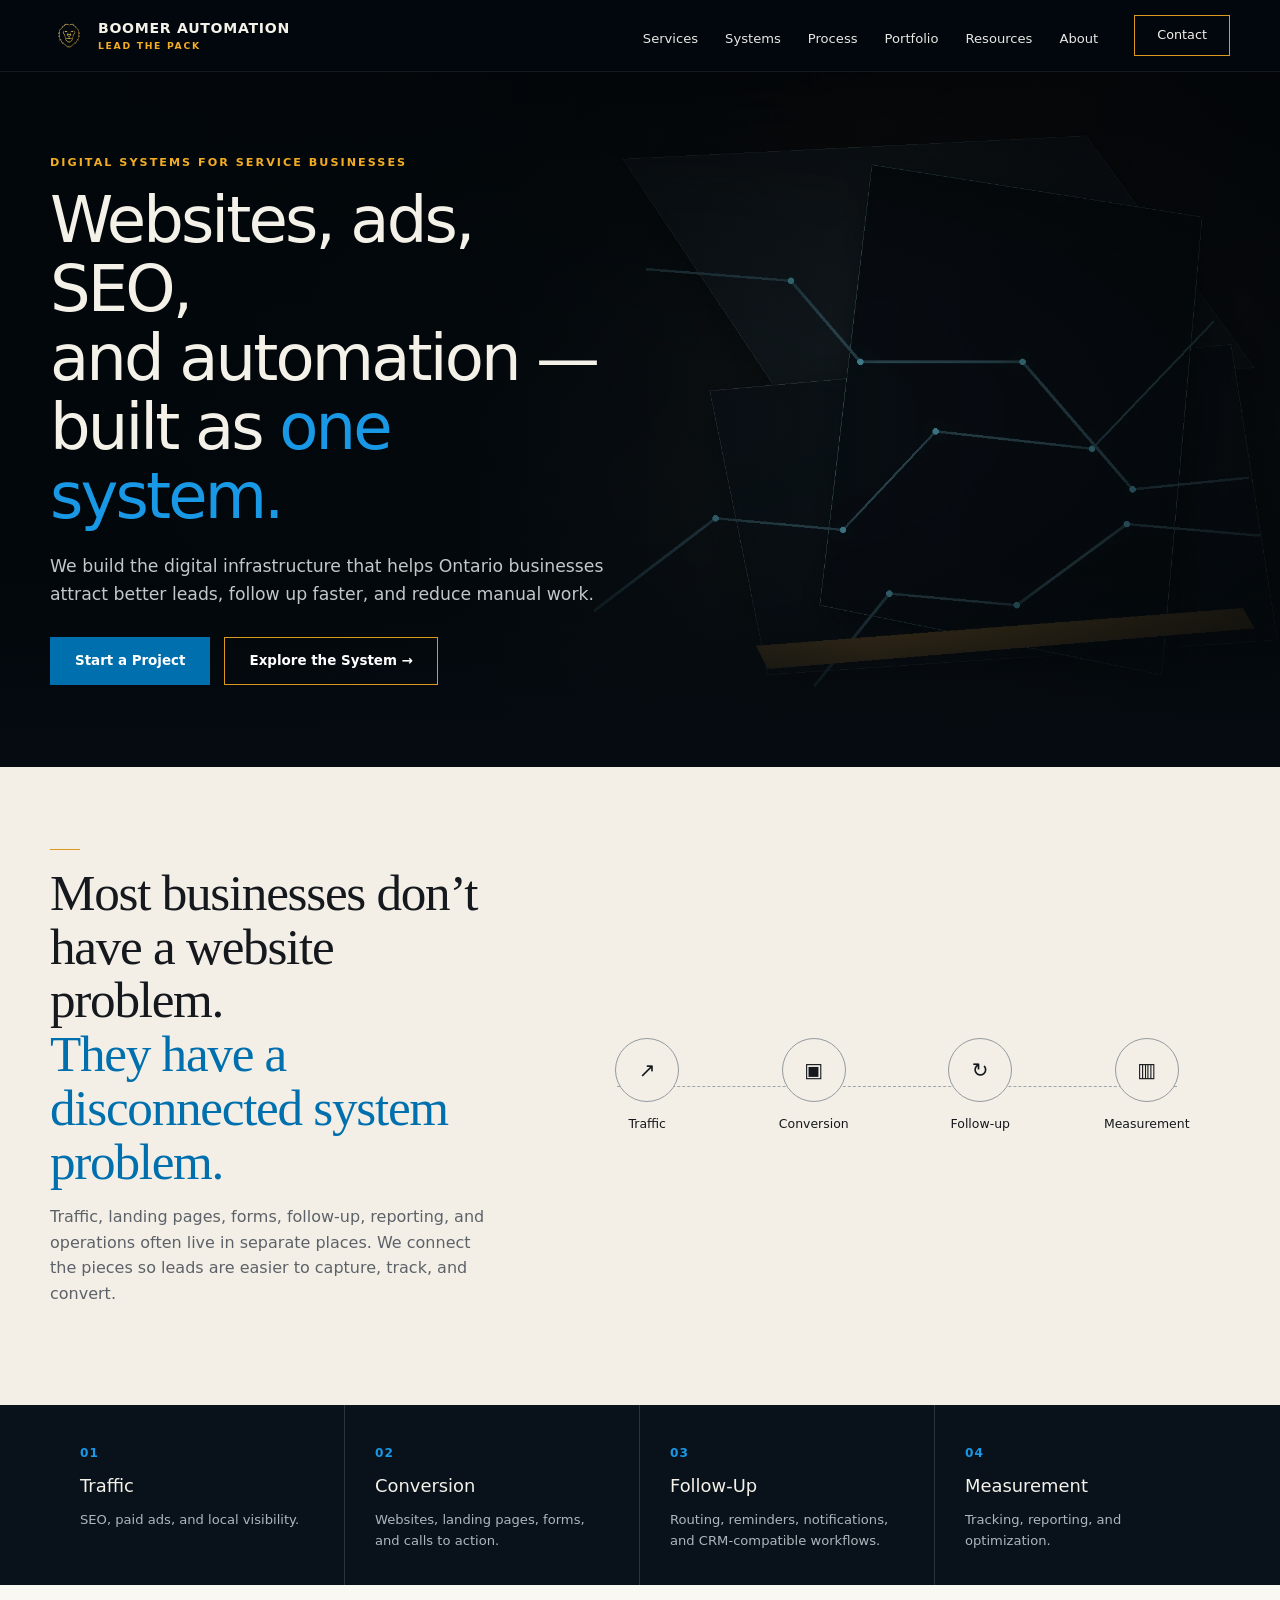
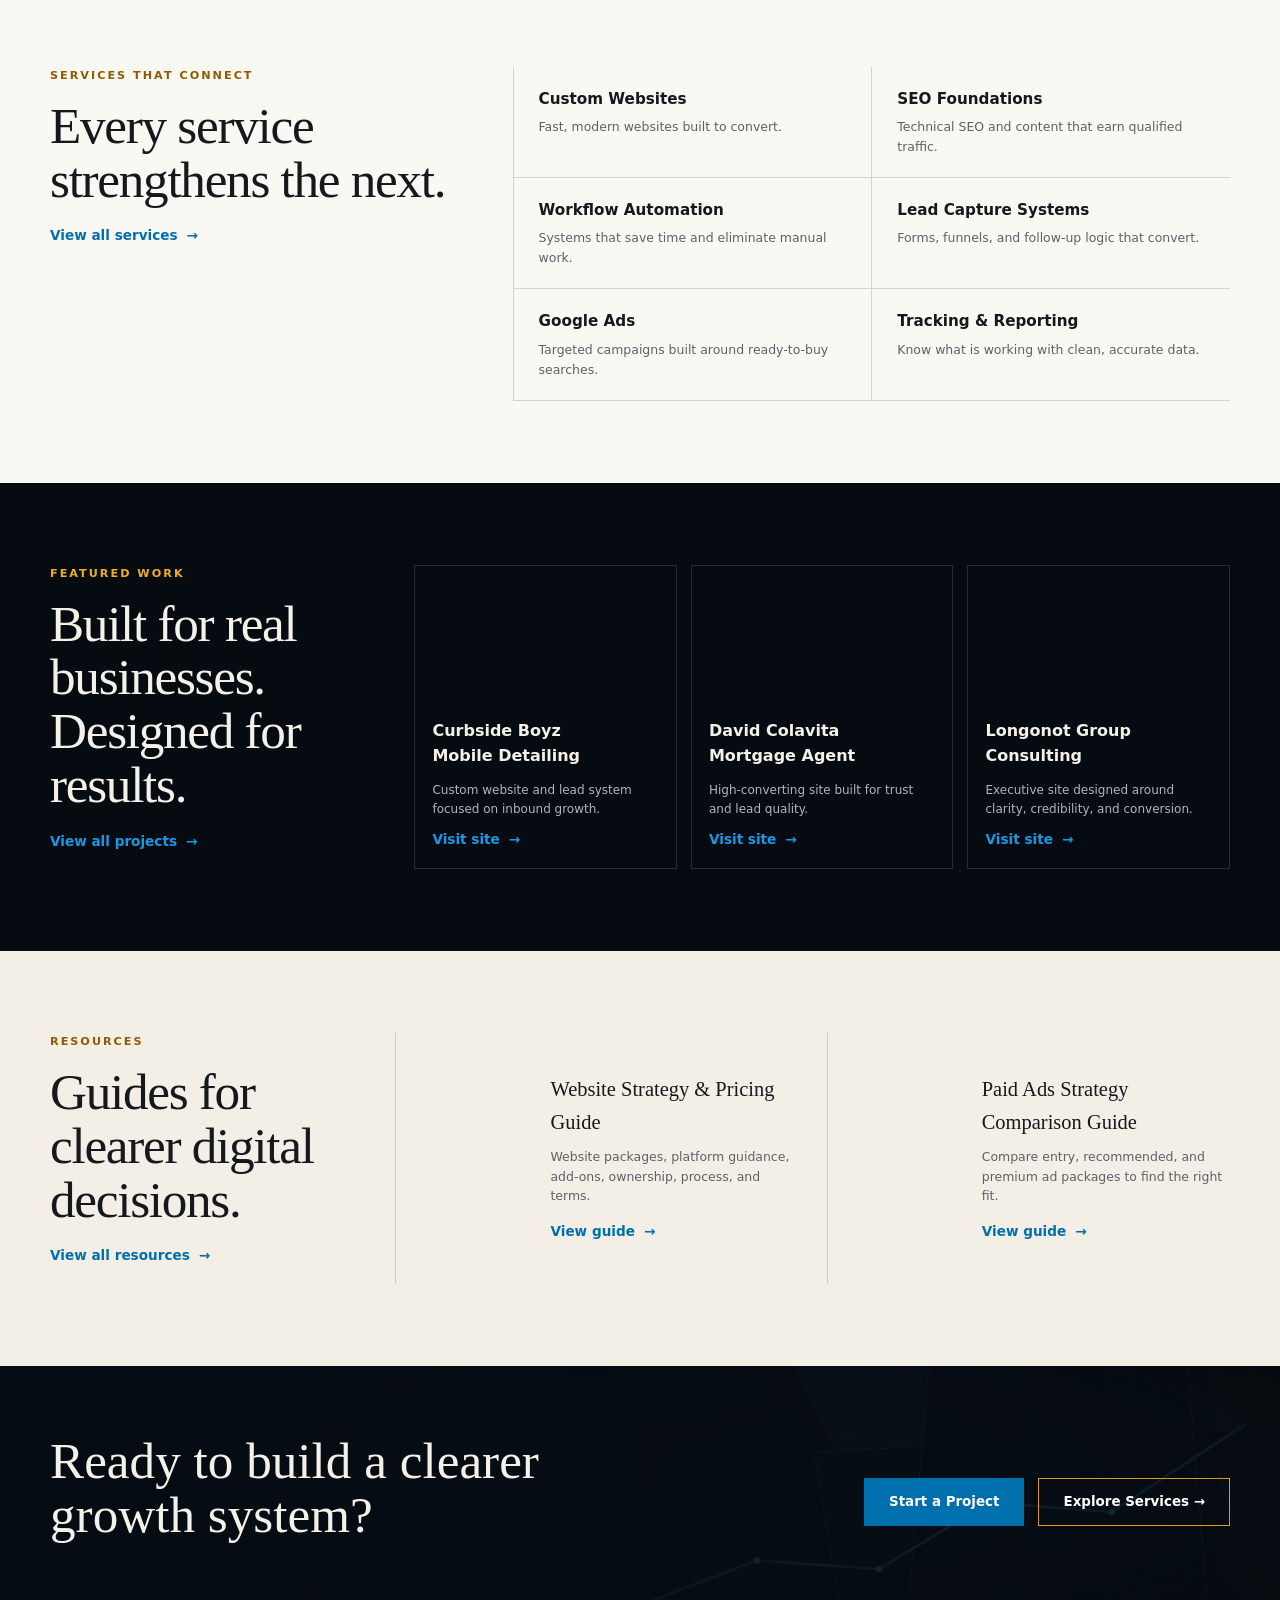
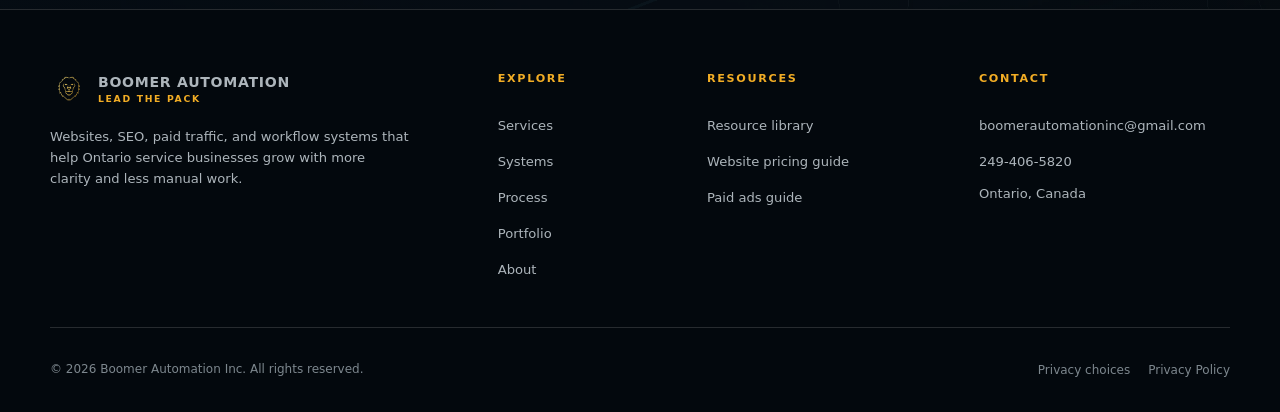
<file: index.html>
<!DOCTYPE html>

<html lang="en-CA"><head>
<meta charset="utf-8"/>
<meta content="width=device-width, initial-scale=1" name="viewport"/>
<meta content="telephone=yes" name="format-detection"/>
<meta content="dark light" name="color-scheme"/>
<title>Boomer Automation Inc. | Websites, SEO, Ads &amp; Automation</title>
<meta content="Boomer Automation builds custom websites, SEO, Google Ads, lead capture, tracking, and workflow systems for Ontario service businesses." name="description"/>
<meta content="Boomer Automation Inc." name="author"/>
<meta content="Boomer Automation" name="application-name"/>
<meta content="Boomer Automation" name="apple-mobile-web-app-title"/>
<meta content="index, follow, max-image-preview:large, max-snippet:-1, max-video-preview:-1" name="robots"/>
<meta content="index, follow, max-image-preview:large, max-snippet:-1, max-video-preview:-1" name="googlebot"/>
<meta content="#040a10" name="theme-color"/>
<link href="https://boomerautomation.com/" rel="canonical"/>
<link href="https://boomerautomation.com/" hreflang="en-CA" rel="alternate"/>
<link href="https://boomerautomation.com/" hreflang="x-default" rel="alternate"/>
<meta content="CA-ON" name="geo.region"/>
<meta content="Ontario, Canada" name="geo.placename"/>
<meta content="website" property="og:type"/>
<meta content="Boomer Automation Inc." property="og:site_name"/>
<meta content="en_CA" property="og:locale"/>
<meta content="https://boomerautomation.com/" property="og:url"/>
<meta content="Boomer Automation Inc. | Websites, SEO, Ads &amp; Automation" property="og:title"/>
<meta content="Boomer Automation builds custom websites, SEO, Google Ads, lead capture, tracking, and workflow systems for Ontario service businesses." property="og:description"/>
<meta content="https://boomerautomation.com/assets/images/social/boomer-automation-og.jpg" property="og:image"/>
<meta content="https://boomerautomation.com/assets/images/social/boomer-automation-og.jpg" property="og:image:secure_url"/>
<meta content="image/jpeg" property="og:image:type"/>
<meta content="1200" property="og:image:width"/>
<meta content="630" property="og:image:height"/>
<meta content="Boomer Automation websites, SEO, paid advertising, and workflow systems" property="og:image:alt"/>
<meta content="summary_large_image" name="twitter:card"/>
<meta content="Boomer Automation Inc. | Websites, SEO, Ads &amp; Automation" name="twitter:title"/>
<meta content="Boomer Automation builds custom websites, SEO, Google Ads, lead capture, tracking, and workflow systems for Ontario service businesses." name="twitter:description"/>
<meta content="https://boomerautomation.com/assets/images/social/boomer-automation-x.jpg" name="twitter:image"/>
<meta content="Boomer Automation websites, SEO, paid advertising, and workflow systems" name="twitter:image:alt"/>
<link href="assets/icons/favicon.ico" rel="icon" sizes="any"/>
<link href="assets/icons/favicon-32.png" rel="icon" sizes="32x32" type="image/png"/>
<link href="assets/icons/favicon-48.png" rel="icon" sizes="48x48" type="image/png"/>
<link href="assets/icons/favicon-16.png" rel="icon" sizes="16x16" type="image/png"/>
<link href="assets/icons/apple-touch-icon.png" rel="apple-touch-icon"/>
<link href="site.webmanifest" rel="manifest"/>
<link as="image" fetchpriority="high" href="assets/images/banners/home-hero.v1.webp" rel="preload" type="image/webp"/>
<link href="assets/css/global.v4.css" rel="stylesheet"/>
<link href="assets/css/home.v4.css" rel="stylesheet"/>
<script type="application/ld+json">{"@context":"https://schema.org","@graph":[{"@type":"Organization","@id":"https://boomerautomation.com/#organization","name":"Boomer Automation Inc.","alternateName":"Boomer Automation","url":"https://boomerautomation.com/","logo":{"@id":"https://boomerautomation.com/#logo"},"image":{"@id":"https://boomerautomation.com/#logo"},"email":"boomerautomationinc@gmail.com","telephone":"+1-249-406-5820","contactPoint":{"@type":"ContactPoint","contactType":"sales and project inquiries","telephone":"+1-249-406-5820","email":"boomerautomationinc@gmail.com","areaServed":"CA-ON","availableLanguage":["English"]},"address":{"@type":"PostalAddress","addressRegion":"ON","addressCountry":"CA"},"areaServed":{"@type":"AdministrativeArea","name":"Ontario, Canada"},"knowsAbout":["Custom website development","WordPress websites","E-commerce websites","Search engine optimization","Google Ads","Lead capture systems","Workflow automation","Conversion tracking"]},{"@type":"WebSite","@id":"https://boomerautomation.com/#website","url":"https://boomerautomation.com/","name":"Boomer Automation","alternateName":"Boomer Automation Inc.","publisher":{"@id":"https://boomerautomation.com/#organization"},"inLanguage":"en-CA"},{"@type":"ImageObject","@id":"https://boomerautomation.com/#logo","url":"https://boomerautomation.com/assets/images/brand/boomer-automation-mark.png","contentUrl":"https://boomerautomation.com/assets/images/brand/boomer-automation-mark.png","width":128,"height":128,"caption":"Boomer Automation lion mark"},{"@type":"ImageObject","@id":"https://boomerautomation.com/#primaryimage","url":"https://boomerautomation.com/assets/images/banners/home-hero.v1.webp","contentUrl":"https://boomerautomation.com/assets/images/banners/home-hero.v1.webp","width":2400,"height":1200,"caption":"Boomer Automation digital systems workspace for websites, SEO, advertising, and automation"},{"@type":"WebPage","@id":"https://boomerautomation.com/#webpage","url":"https://boomerautomation.com/","name":"Boomer Automation Inc. | Websites, SEO, Ads & Automation","description":"Boomer Automation builds custom websites, SEO, Google Ads, lead capture, tracking, and workflow systems for Ontario service businesses.","inLanguage":"en-CA","isPartOf":{"@id":"https://boomerautomation.com/#website"},"about":{"@id":"https://boomerautomation.com/#organization"},"publisher":{"@id":"https://boomerautomation.com/#organization"},"primaryImageOfPage":{"@id":"https://boomerautomation.com/#primaryimage"},"image":{"@id":"https://boomerautomation.com/#primaryimage"},"dateModified":"2026-08-05","isAccessibleForFree":true}]}</script>
<script defer="" src="assets/js/site-shell.v2.js"></script>
<script defer="" src="assets/js/global.v3.js"></script>

</head>
<body data-page="home"><div id="siteHeaderMount"></div><main id="main-content" tabindex="-1"><section class="page-hero home-hero"><div class="shell"><div class="hero-content reveal"><p class="eyebrow">Digital systems for service businesses</p><h1 class="display-sans">Websites, ads, SEO,<br/>and automation —<br/>built as <em>one system.</em></h1><p class="hero-copy">We build the digital infrastructure that helps Ontario businesses attract better leads, follow up faster, and reduce manual work.</p><div class="hero-actions"><a class="button button-primary" href="/contact">Start a Project</a><a class="button button-secondary" href="#connected-system">Explore the System →</a></div></div></div></section>
<section class="section paper" id="connected-system"><div class="shell home-system-copy"><div class="reveal"><span class="kicker-line"></span><h2 class="section-title">Most businesses don’t have a website problem.<br/><span style="color:var(--cyan-ui)">They have a disconnected system problem.</span></h2><p class="muted">Traffic, landing pages, forms, follow-up, reporting, and operations often live in separate places. We connect the pieces so leads are easier to capture, track, and convert.</p></div><div aria-label="Connected path from traffic to measurement" class="system-line reveal"><div class="system-node"><span aria-hidden="true">↗</span>Traffic</div><div class="system-node"><span aria-hidden="true">▣</span>Conversion</div><div class="system-node"><span aria-hidden="true">↻</span>Follow-up</div><div class="system-node"><span aria-hidden="true">▥</span>Measurement</div></div></div></section>
<section class="dark-2"><div class="shell grid-4 flow-grid"><article class="reveal"><span class="number">01</span><h3>Traffic</h3><p>SEO, paid ads, and local visibility.</p></article><article class="reveal"><span class="number">02</span><h3>Conversion</h3><p>Websites, landing pages, forms, and calls to action.</p></article><article class="reveal"><span class="number">03</span><h3>Follow-Up</h3><p>Routing, reminders, notifications, and CRM-compatible workflows.</p></article><article class="reveal"><span class="number">04</span><h3>Measurement</h3><p>Tracking, reporting, and optimization.</p></article></div></section>
<section class="section paper-light"><div class="shell service-matrix"><div><p class="eyebrow" style="color:#8d5b00">Services that connect</p><h2 class="section-title">Every service strengthens the next.</h2><p><a class="arrow-link" href="/services">View all services</a></p></div><div class="service-list"><article><h3>Custom Websites</h3><p>Fast, modern websites built to convert.</p></article><article><h3>SEO Foundations</h3><p>Technical SEO and content that earn qualified traffic.</p></article><article><h3>Workflow Automation</h3><p>Systems that save time and eliminate manual work.</p></article><article><h3>Lead Capture Systems</h3><p>Forms, funnels, and follow-up logic that convert.</p></article><article><h3>Google Ads</h3><p>Targeted campaigns built around ready-to-buy searches.</p></article><article><h3>Tracking &amp; Reporting</h3><p>Know what is working with clean, accurate data.</p></article></div></div></section>
<section class="section dark"><div class="shell work-strip"><div><p class="eyebrow">Featured work</p><h2 class="section-title">Built for real businesses.<br/>Designed for results.</h2><p><a class="arrow-link" href="/portfolio">View all projects</a></p></div><div class="project-teasers"><article class="project-teaser reveal"><img alt="Curbside Boyz website preview" decoding="async" height="630" loading="lazy" src="assets/images/projects/curbside-boyz-og.v1.jpg" width="1200"/><div><h3>Curbside Boyz<br/>Mobile Detailing</h3><p>Custom website and lead system focused on inbound growth.</p><a class="arrow-link" href="https://curbsideboyz.com" rel="noopener" target="_blank">Visit site<span class="sr-only"> (opens in a new tab)</span></a></div></article><article class="project-teaser reveal"><img alt="David Colavita mortgage website preview" decoding="async" height="630" loading="lazy" src="assets/images/projects/david-colavita-og.v1.jpg" width="1200"/><div><h3>David Colavita<br/>Mortgage Agent</h3><p>High-converting site built for trust and lead quality.</p><a class="arrow-link" href="https://davidcolavita.com" rel="noopener" target="_blank">Visit site<span class="sr-only"> (opens in a new tab)</span></a></div></article><article class="project-teaser reveal"><img alt="Longonot Group consulting website preview" decoding="async" height="630" loading="lazy" src="assets/images/projects/longonot-group-og.v1.jpg" width="1200"/><div><h3>Longonot Group<br/>Consulting</h3><p>Executive site designed around clarity, credibility, and conversion.</p><a class="arrow-link" href="https://longonotgroup.com" rel="noopener" target="_blank">Visit site<span class="sr-only"> (opens in a new tab)</span></a></div></article></div></div></section>
<section class="section paper"><div class="shell resource-strip"><div><p class="eyebrow" style="color:#8d5b00">Resources</p><h2 class="section-title">Guides for clearer digital decisions.</h2><p><a class="arrow-link" href="/resources">View all resources</a></p></div><div class="resource-teasers"><article class="resource-teaser"><img alt="Website Strategy and Pricing Guide cover" decoding="async" height="720" loading="lazy" src="assets/images/resources/website-strategy-guide.webp" width="520"/><div><h3>Website Strategy &amp; Pricing Guide</h3><p>Website packages, platform guidance, add-ons, ownership, process, and terms.</p><a class="arrow-link" href="assets/docs/boomer-automation-website-strategy-pricing-guide.pdf">View guide</a></div></article><article class="resource-teaser"><img alt="Paid Ads Strategy Comparison Guide cover" decoding="async" height="720" loading="lazy" src="assets/images/resources/paid-ads-guide.webp" width="520"/><div><h3>Paid Ads Strategy Comparison Guide</h3><p>Compare entry, recommended, and premium ad packages to find the right fit.</p><a class="arrow-link" href="assets/docs/boomer-automation-paid-ads-strategy-comparison-guide.pdf">View guide</a></div></article></div></div></section>
<section class="final-cta"><div class="shell final-cta-inner"><h2>Ready to build a clearer growth system?</h2><div class="section-actions"><a class="button button-primary" href="/contact">Start a Project</a><a class="button button-secondary" href="/services">Explore Services →</a></div></div></section></main><div id="siteFooterMount"></div></body></html>
</file>
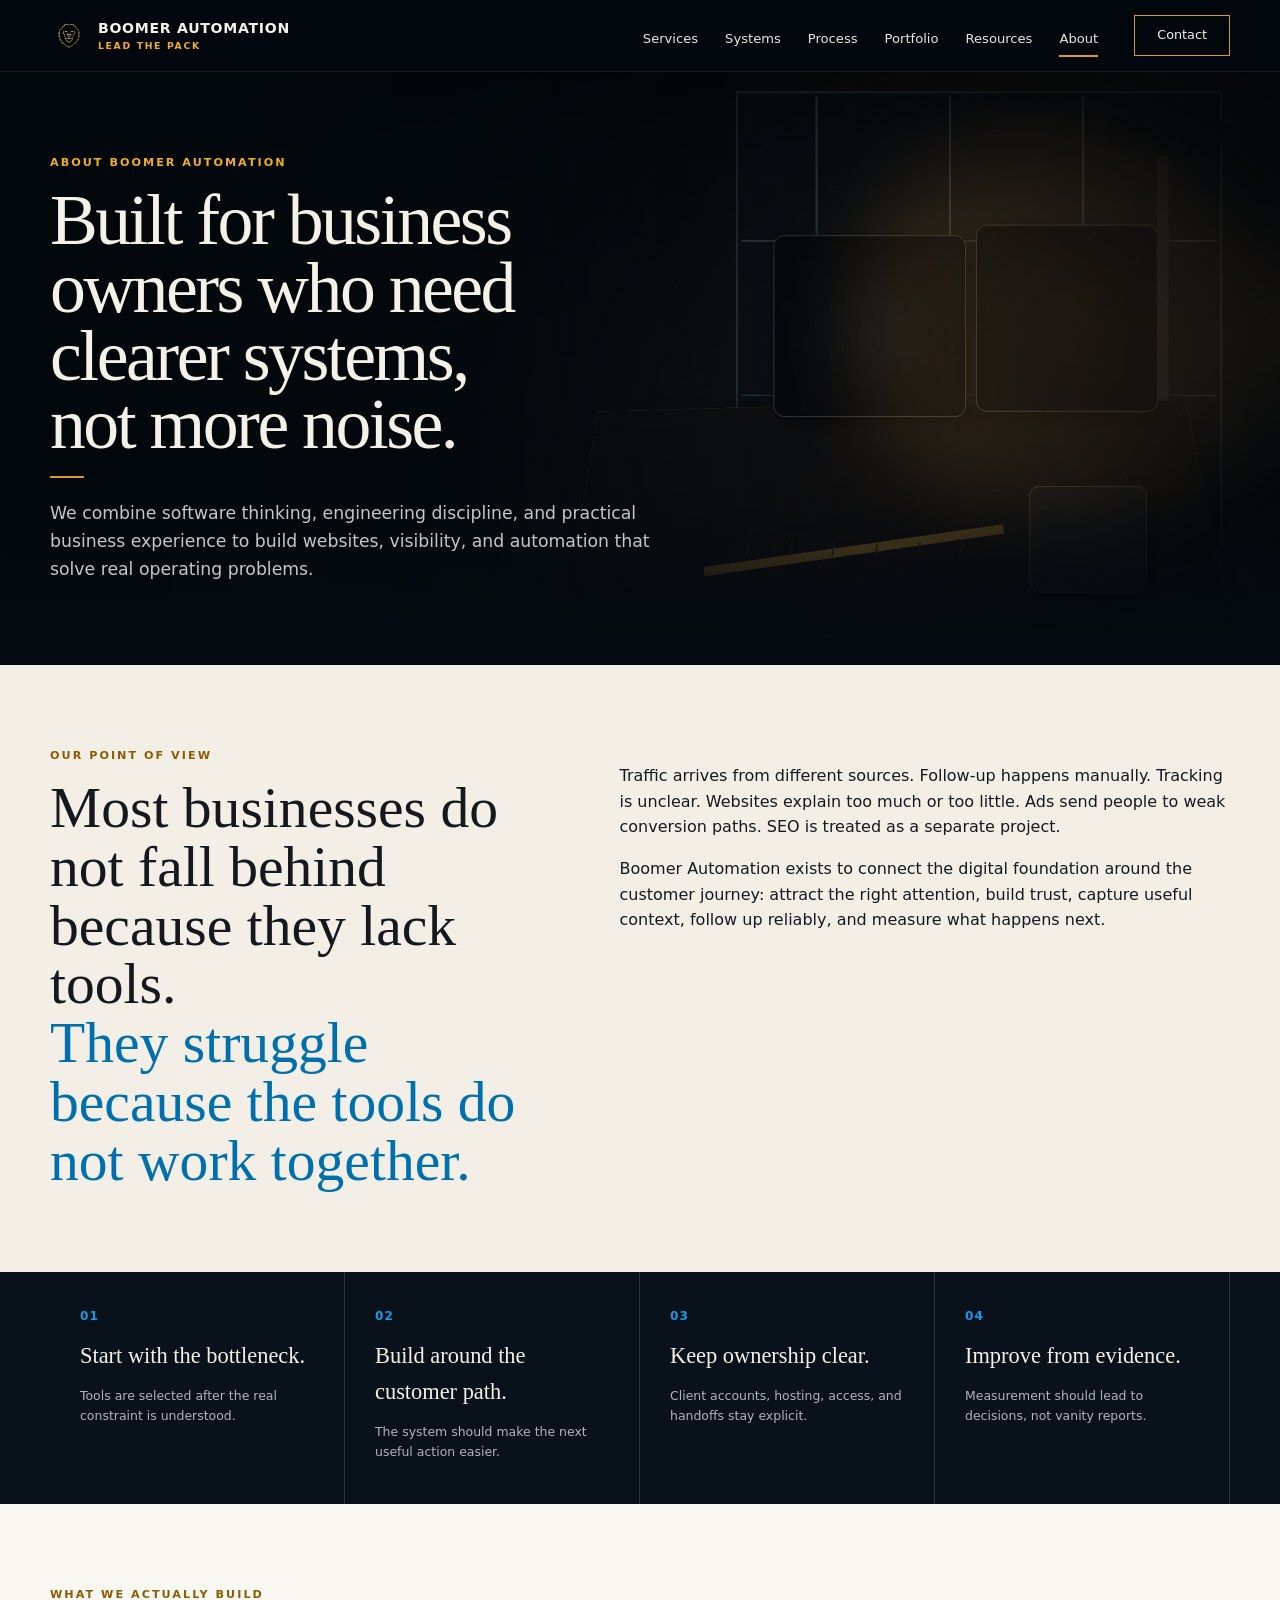
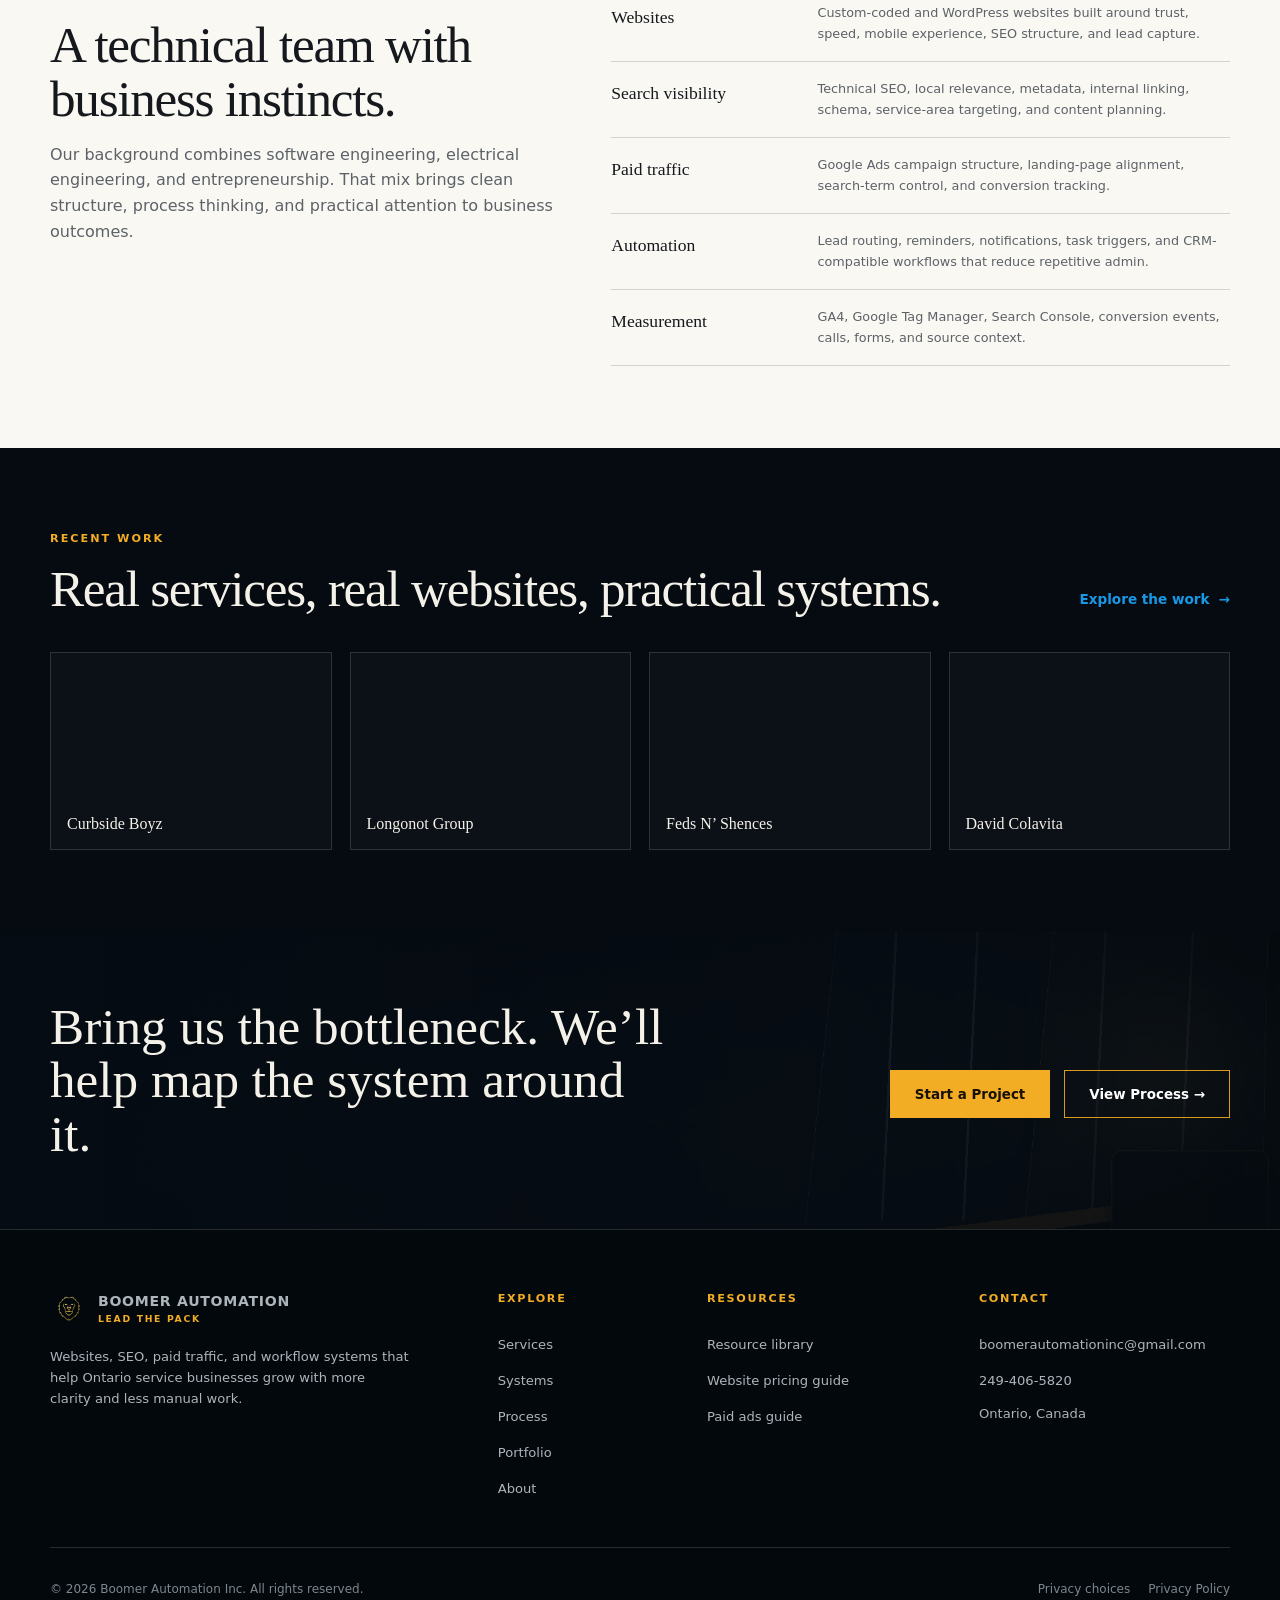
<file: about.html>
<!DOCTYPE html>

<html lang="en-CA"><head>
<meta charset="utf-8"/>
<meta content="width=device-width, initial-scale=1" name="viewport"/>
<meta content="telephone=yes" name="format-detection"/>
<meta content="dark light" name="color-scheme"/>
<title>About Boomer Automation Inc. | Digital Growth Systems</title>
<meta content="Learn how Boomer Automation combines software, engineering, and business thinking to build clearer digital systems for Ontario companies." name="description"/>
<meta content="Boomer Automation Inc." name="author"/>
<meta content="Boomer Automation" name="application-name"/>
<meta content="Boomer Automation" name="apple-mobile-web-app-title"/>
<meta content="index, follow, max-image-preview:large, max-snippet:-1, max-video-preview:-1" name="robots"/>
<meta content="index, follow, max-image-preview:large, max-snippet:-1, max-video-preview:-1" name="googlebot"/>
<meta content="#040a10" name="theme-color"/>
<link href="https://boomerautomation.com/about" rel="canonical"/>
<link href="https://boomerautomation.com/about" hreflang="en-CA" rel="alternate"/>
<link href="https://boomerautomation.com/about" hreflang="x-default" rel="alternate"/>
<meta content="CA-ON" name="geo.region"/>
<meta content="Ontario, Canada" name="geo.placename"/>
<meta content="website" property="og:type"/>
<meta content="Boomer Automation Inc." property="og:site_name"/>
<meta content="en_CA" property="og:locale"/>
<meta content="https://boomerautomation.com/about" property="og:url"/>
<meta content="About Boomer Automation Inc. | Digital Growth Systems" property="og:title"/>
<meta content="Learn how Boomer Automation combines software, engineering, and business thinking to build clearer digital systems for Ontario companies." property="og:description"/>
<meta content="https://boomerautomation.com/assets/images/social/boomer-automation-og.jpg" property="og:image"/>
<meta content="https://boomerautomation.com/assets/images/social/boomer-automation-og.jpg" property="og:image:secure_url"/>
<meta content="image/jpeg" property="og:image:type"/>
<meta content="1200" property="og:image:width"/>
<meta content="630" property="og:image:height"/>
<meta content="Boomer Automation websites, SEO, paid advertising, and workflow systems" property="og:image:alt"/>
<meta content="summary_large_image" name="twitter:card"/>
<meta content="About Boomer Automation Inc. | Digital Growth Systems" name="twitter:title"/>
<meta content="Learn how Boomer Automation combines software, engineering, and business thinking to build clearer digital systems for Ontario companies." name="twitter:description"/>
<meta content="https://boomerautomation.com/assets/images/social/boomer-automation-x.jpg" name="twitter:image"/>
<meta content="Boomer Automation websites, SEO, paid advertising, and workflow systems" name="twitter:image:alt"/>
<link href="assets/icons/favicon.ico" rel="icon" sizes="any"/>
<link href="assets/icons/favicon-32.png" rel="icon" sizes="32x32" type="image/png"/>
<link href="assets/icons/favicon-48.png" rel="icon" sizes="48x48" type="image/png"/>
<link href="assets/icons/favicon-16.png" rel="icon" sizes="16x16" type="image/png"/>
<link href="assets/icons/apple-touch-icon.png" rel="apple-touch-icon"/>
<link href="site.webmanifest" rel="manifest"/>
<link as="image" fetchpriority="high" href="assets/images/banners/about-hero.v1.webp" rel="preload" type="image/webp"/>
<link href="assets/css/global.v4.css" rel="stylesheet"/>
<link href="assets/css/about.v4.css" rel="stylesheet"/>
<script type="application/ld+json">{"@context":"https://schema.org","@graph":[{"@type":"Organization","@id":"https://boomerautomation.com/#organization","name":"Boomer Automation Inc.","alternateName":"Boomer Automation","url":"https://boomerautomation.com/","logo":{"@id":"https://boomerautomation.com/#logo"},"image":{"@id":"https://boomerautomation.com/#logo"},"email":"boomerautomationinc@gmail.com","telephone":"+1-249-406-5820","contactPoint":{"@type":"ContactPoint","contactType":"sales and project inquiries","telephone":"+1-249-406-5820","email":"boomerautomationinc@gmail.com","areaServed":"CA-ON","availableLanguage":["English"]},"address":{"@type":"PostalAddress","addressRegion":"ON","addressCountry":"CA"},"areaServed":{"@type":"AdministrativeArea","name":"Ontario, Canada"},"knowsAbout":["Custom website development","WordPress websites","E-commerce websites","Search engine optimization","Google Ads","Lead capture systems","Workflow automation","Conversion tracking"]},{"@type":"WebSite","@id":"https://boomerautomation.com/#website","url":"https://boomerautomation.com/","name":"Boomer Automation","alternateName":"Boomer Automation Inc.","publisher":{"@id":"https://boomerautomation.com/#organization"},"inLanguage":"en-CA"},{"@type":"ImageObject","@id":"https://boomerautomation.com/#logo","url":"https://boomerautomation.com/assets/images/brand/boomer-automation-mark.png","contentUrl":"https://boomerautomation.com/assets/images/brand/boomer-automation-mark.png","width":128,"height":128,"caption":"Boomer Automation lion mark"},{"@type":"ImageObject","@id":"https://boomerautomation.com/about#primaryimage","url":"https://boomerautomation.com/assets/images/banners/about-hero.v1.webp","contentUrl":"https://boomerautomation.com/assets/images/banners/about-hero.v1.webp","width":2400,"height":1200,"caption":"Boomer Automation editorial studio and digital systems planning environment"},{"@type":"AboutPage","@id":"https://boomerautomation.com/about#webpage","url":"https://boomerautomation.com/about","name":"About Boomer Automation Inc. | Digital Growth Systems","description":"Learn how Boomer Automation combines software, engineering, and business thinking to build clearer digital systems for Ontario companies.","inLanguage":"en-CA","isPartOf":{"@id":"https://boomerautomation.com/#website"},"about":{"@id":"https://boomerautomation.com/#organization"},"publisher":{"@id":"https://boomerautomation.com/#organization"},"primaryImageOfPage":{"@id":"https://boomerautomation.com/about#primaryimage"},"image":{"@id":"https://boomerautomation.com/about#primaryimage"},"dateModified":"2026-08-05","isAccessibleForFree":true,"breadcrumb":{"@id":"https://boomerautomation.com/about#breadcrumb"}},{"@type":"BreadcrumbList","@id":"https://boomerautomation.com/about#breadcrumb","itemListElement":[{"@type":"ListItem","position":1,"name":"Home","item":"https://boomerautomation.com/"},{"@type":"ListItem","position":2,"name":"About Boomer Automation Inc.","item":"https://boomerautomation.com/about"}]}]}</script>
<script defer="" src="assets/js/site-shell.v2.js"></script>
<script defer="" src="assets/js/global.v3.js"></script>

</head>
<body data-page="about"><div id="siteHeaderMount"></div><main id="main-content" tabindex="-1"><section class="page-hero about-hero"><div class="shell"><div class="hero-content reveal"><p class="eyebrow">About Boomer Automation</p><h1 class="display">Built for business owners who need clearer systems,<br/>not more noise.</h1><p class="hero-copy">We combine software thinking, engineering discipline, and practical business experience to build websites, visibility, and automation that solve real operating problems.</p></div></div></section>
<section class="section paper"><div class="shell statement"><div><p class="eyebrow" style="color:#8d5b00">Our point of view</p><h2>Most businesses do not fall behind because they lack tools.<br/><span style="color:var(--cyan-ui)">They struggle because the tools do not work together.</span></h2></div><div><p>Traffic arrives from different sources. Follow-up happens manually. Tracking is unclear. Websites explain too much or too little. Ads send people to weak conversion paths. SEO is treated as a separate project.</p><p>Boomer Automation exists to connect the digital foundation around the customer journey: attract the right attention, build trust, capture useful context, follow up reliably, and measure what happens next.</p></div></div></section>
<section class="dark-2"><div class="shell principles"><article class="principle"><span class="number">01</span><h3>Start with the bottleneck.</h3><p>Tools are selected after the real constraint is understood.</p></article><article class="principle"><span class="number">02</span><h3>Build around the customer path.</h3><p>The system should make the next useful action easier.</p></article><article class="principle"><span class="number">03</span><h3>Keep ownership clear.</h3><p>Client accounts, hosting, access, and handoffs stay explicit.</p></article><article class="principle"><span class="number">04</span><h3>Improve from evidence.</h3><p>Measurement should lead to decisions, not vanity reports.</p></article></div></section>
<section class="section paper-light"><div class="shell disciplines"><div><p class="eyebrow" style="color:#8d5b00">What we actually build</p><h2 class="section-title">A technical team with business instincts.</h2><p class="muted">Our background combines software engineering, electrical engineering, and entrepreneurship. That mix brings clean structure, process thinking, and practical attention to business outcomes.</p></div><div class="discipline-table"><div class="discipline-row"><strong>Websites</strong><span>Custom-coded and WordPress websites built around trust, speed, mobile experience, SEO structure, and lead capture.</span></div><div class="discipline-row"><strong>Search visibility</strong><span>Technical SEO, local relevance, metadata, internal linking, schema, service-area targeting, and content planning.</span></div><div class="discipline-row"><strong>Paid traffic</strong><span>Google Ads campaign structure, landing-page alignment, search-term control, and conversion tracking.</span></div><div class="discipline-row"><strong>Automation</strong><span>Lead routing, reminders, notifications, task triggers, and CRM-compatible workflows that reduce repetitive admin.</span></div><div class="discipline-row"><strong>Measurement</strong><span>GA4, Google Tag Manager, Search Console, conversion events, calls, forms, and source context.</span></div></div></div></section>
<section class="section dark"><div class="shell proof-strip"><div><p class="eyebrow">Recent work</p><h2 class="section-title">Real services, real websites, practical systems.</h2><p><a class="arrow-link" href="/portfolio">Explore the work</a></p></div><article><img alt="Curbside Boyz project preview" decoding="async" height="630" loading="lazy" src="assets/images/projects/curbside-boyz-og.v1.jpg" width="1200"/><h3>Curbside Boyz</h3></article><article><img alt="Longonot Group project preview" decoding="async" height="630" loading="lazy" src="assets/images/projects/longonot-group-og.v1.jpg" width="1200"/><h3>Longonot Group</h3></article><article><img alt="Feds N’ Shences project preview" decoding="async" height="630" loading="lazy" src="assets/images/projects/feds-n-shences-og.v1.jpg" width="1200"/><h3>Feds N’ Shences</h3></article><article><img alt="David Colavita project preview" decoding="async" height="630" loading="lazy" src="assets/images/projects/david-colavita-og.v1.jpg" width="1200"/><h3>David Colavita</h3></article></div></section>
<section class="final-cta"><div class="shell final-cta-inner"><h2>Bring us the bottleneck. We’ll help map the system around it.</h2><div class="section-actions"><a class="button button-gold" href="/contact">Start a Project</a><a class="button button-secondary" href="/process">View Process →</a></div></div></section></main><div id="siteFooterMount"></div></body></html>
</file>
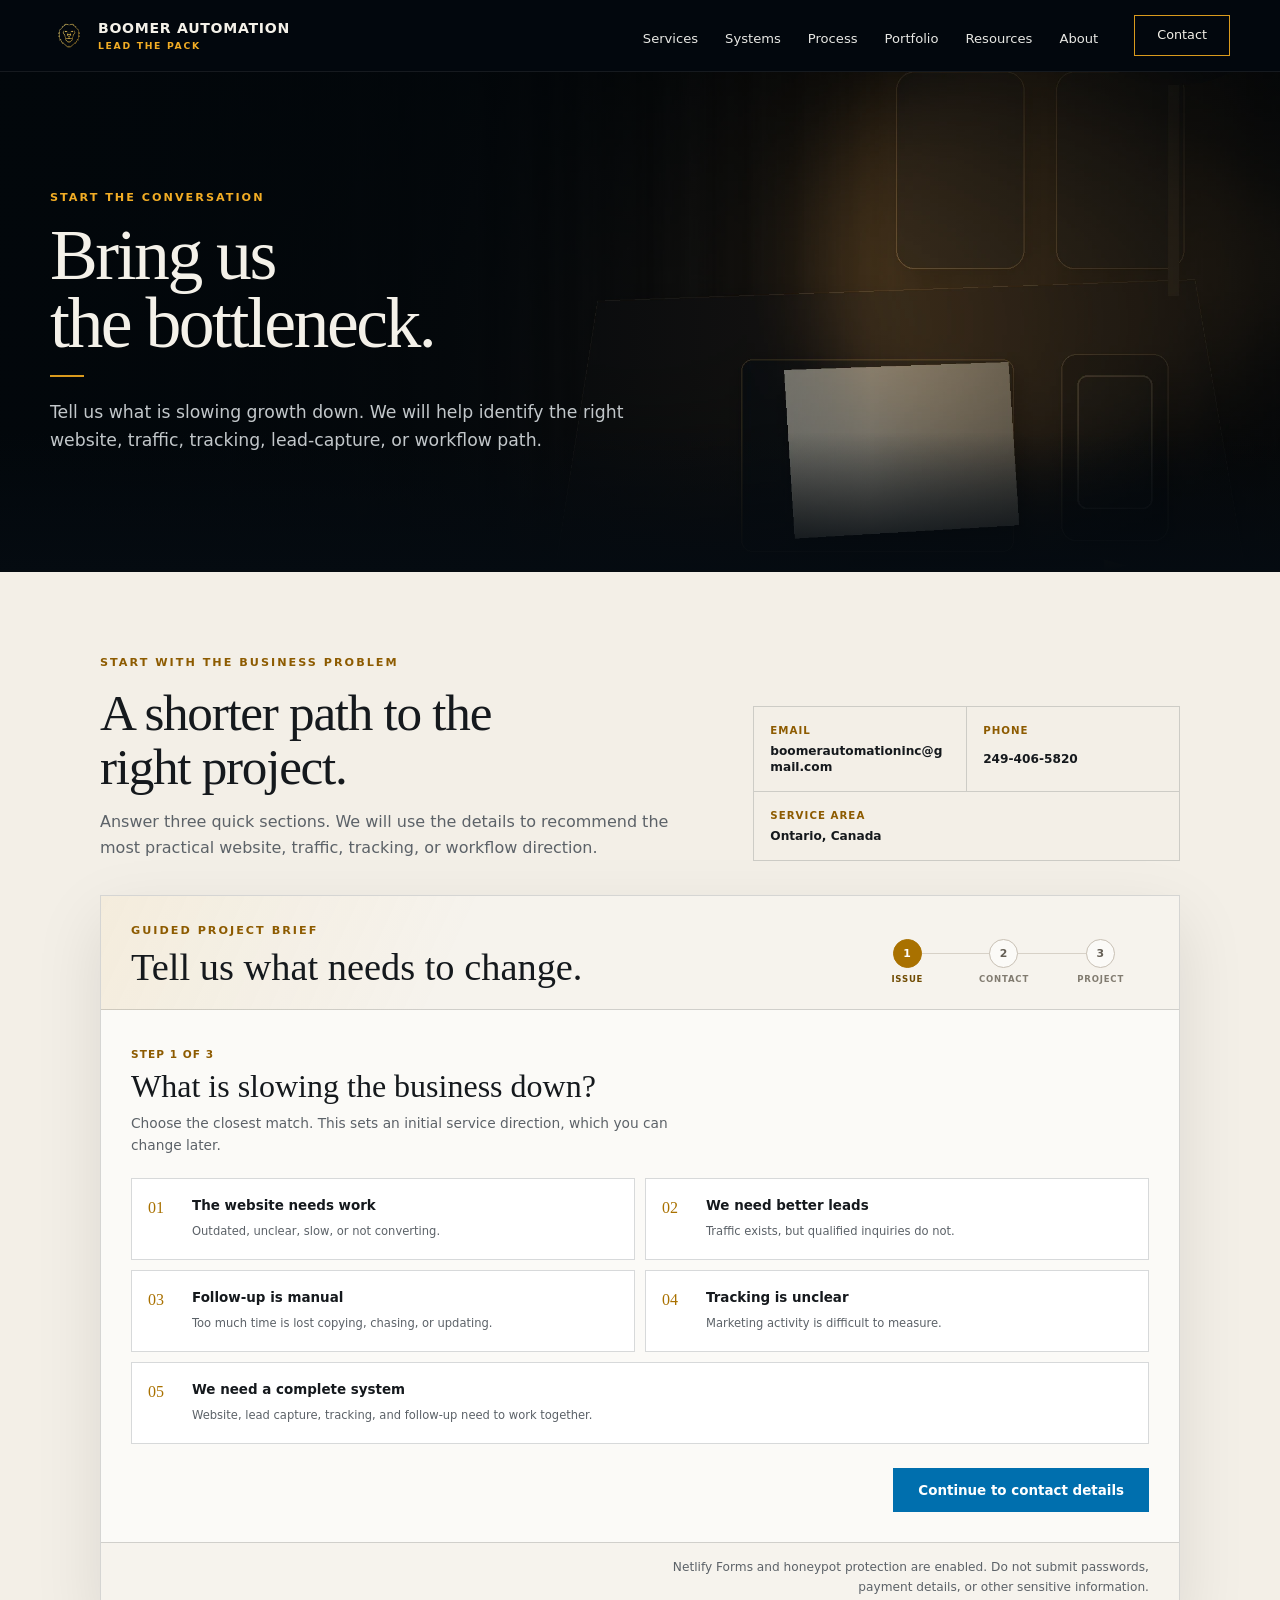
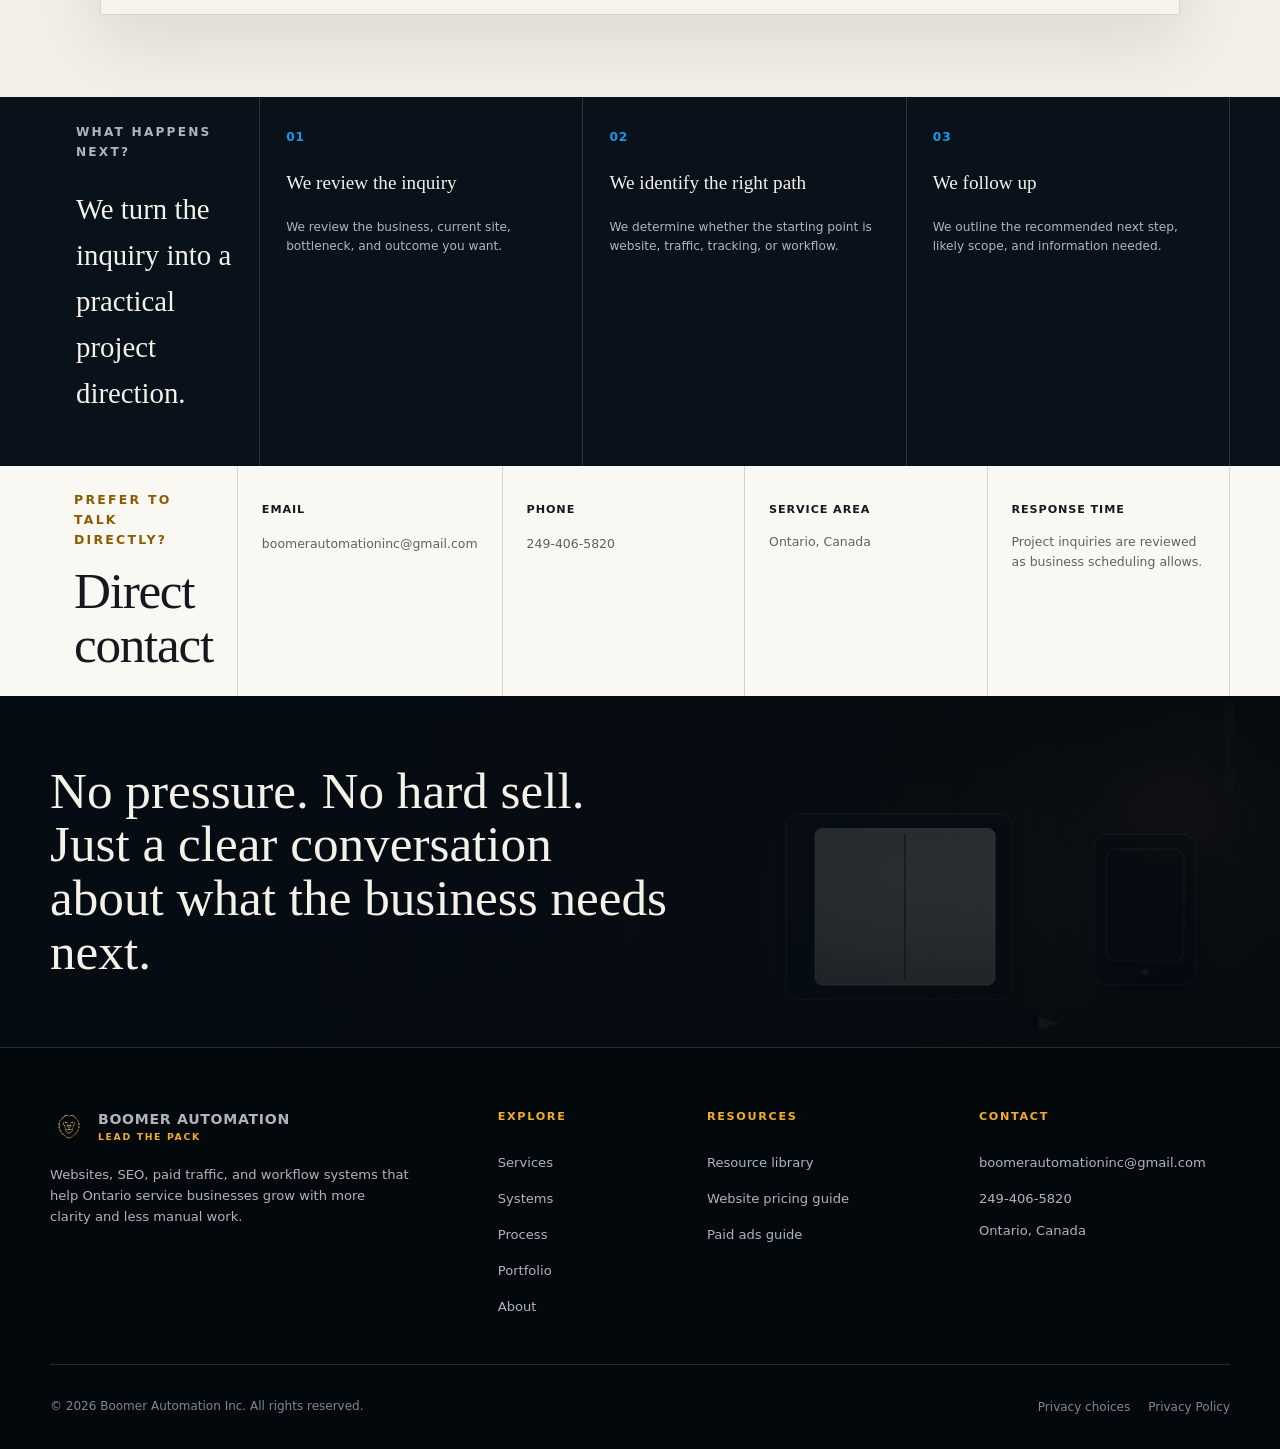
<file: contact.html>
<!DOCTYPE html>

<html lang="en-CA"><head>
<meta charset="utf-8"/>
<meta content="width=device-width, initial-scale=1" name="viewport"/>
<meta content="telephone=yes" name="format-detection"/>
<meta content="dark light" name="color-scheme"/>
<title>Contact Boomer Automation Inc. | Start a Project</title>
<meta content="Contact Boomer Automation about a website, SEO, Google Ads, lead capture, tracking, or workflow bottleneck affecting your Ontario business." name="description"/>
<meta content="Boomer Automation Inc." name="author"/>
<meta content="Boomer Automation" name="application-name"/>
<meta content="Boomer Automation" name="apple-mobile-web-app-title"/>
<meta content="index, follow, max-image-preview:large, max-snippet:-1, max-video-preview:-1" name="robots"/>
<meta content="index, follow, max-image-preview:large, max-snippet:-1, max-video-preview:-1" name="googlebot"/>
<meta content="#040a10" name="theme-color"/>
<link href="https://boomerautomation.com/contact" rel="canonical"/>
<link href="https://boomerautomation.com/contact" hreflang="en-CA" rel="alternate"/>
<link href="https://boomerautomation.com/contact" hreflang="x-default" rel="alternate"/>
<meta content="CA-ON" name="geo.region"/>
<meta content="Ontario, Canada" name="geo.placename"/>
<meta content="website" property="og:type"/>
<meta content="Boomer Automation Inc." property="og:site_name"/>
<meta content="en_CA" property="og:locale"/>
<meta content="https://boomerautomation.com/contact" property="og:url"/>
<meta content="Contact Boomer Automation Inc. | Start a Project" property="og:title"/>
<meta content="Contact Boomer Automation about a website, SEO, Google Ads, lead capture, tracking, or workflow bottleneck affecting your Ontario business." property="og:description"/>
<meta content="https://boomerautomation.com/assets/images/social/boomer-automation-og.jpg" property="og:image"/>
<meta content="https://boomerautomation.com/assets/images/social/boomer-automation-og.jpg" property="og:image:secure_url"/>
<meta content="image/jpeg" property="og:image:type"/>
<meta content="1200" property="og:image:width"/>
<meta content="630" property="og:image:height"/>
<meta content="Boomer Automation websites, SEO, paid advertising, and workflow systems" property="og:image:alt"/>
<meta content="summary_large_image" name="twitter:card"/>
<meta content="Contact Boomer Automation Inc. | Start a Project" name="twitter:title"/>
<meta content="Contact Boomer Automation about a website, SEO, Google Ads, lead capture, tracking, or workflow bottleneck affecting your Ontario business." name="twitter:description"/>
<meta content="https://boomerautomation.com/assets/images/social/boomer-automation-x.jpg" name="twitter:image"/>
<meta content="Boomer Automation websites, SEO, paid advertising, and workflow systems" name="twitter:image:alt"/>
<link href="assets/icons/favicon.ico" rel="icon" sizes="any"/>
<link href="assets/icons/favicon-32.png" rel="icon" sizes="32x32" type="image/png"/>
<link href="assets/icons/favicon-48.png" rel="icon" sizes="48x48" type="image/png"/>
<link href="assets/icons/favicon-16.png" rel="icon" sizes="16x16" type="image/png"/>
<link href="assets/icons/apple-touch-icon.png" rel="apple-touch-icon"/>
<link href="site.webmanifest" rel="manifest"/>
<link as="image" fetchpriority="high" href="assets/images/banners/contact-hero.v1.webp" rel="preload" type="image/webp"/>
<link href="assets/css/global.v4.css" rel="stylesheet"/>
<link href="assets/css/contact.v4.css" rel="stylesheet"/>
<script type="application/ld+json">{"@context":"https://schema.org","@graph":[{"@type":"Organization","@id":"https://boomerautomation.com/#organization","name":"Boomer Automation Inc.","alternateName":"Boomer Automation","url":"https://boomerautomation.com/","logo":{"@id":"https://boomerautomation.com/#logo"},"image":{"@id":"https://boomerautomation.com/#logo"},"email":"boomerautomationinc@gmail.com","telephone":"+1-249-406-5820","contactPoint":{"@type":"ContactPoint","contactType":"sales and project inquiries","telephone":"+1-249-406-5820","email":"boomerautomationinc@gmail.com","areaServed":"CA-ON","availableLanguage":["English"]},"address":{"@type":"PostalAddress","addressRegion":"ON","addressCountry":"CA"},"areaServed":{"@type":"AdministrativeArea","name":"Ontario, Canada"},"knowsAbout":["Custom website development","WordPress websites","E-commerce websites","Search engine optimization","Google Ads","Lead capture systems","Workflow automation","Conversion tracking"]},{"@type":"WebSite","@id":"https://boomerautomation.com/#website","url":"https://boomerautomation.com/","name":"Boomer Automation","alternateName":"Boomer Automation Inc.","publisher":{"@id":"https://boomerautomation.com/#organization"},"inLanguage":"en-CA"},{"@type":"ImageObject","@id":"https://boomerautomation.com/#logo","url":"https://boomerautomation.com/assets/images/brand/boomer-automation-mark.png","contentUrl":"https://boomerautomation.com/assets/images/brand/boomer-automation-mark.png","width":128,"height":128,"caption":"Boomer Automation lion mark"},{"@type":"ImageObject","@id":"https://boomerautomation.com/contact#primaryimage","url":"https://boomerautomation.com/assets/images/banners/contact-hero.v1.webp","contentUrl":"https://boomerautomation.com/assets/images/banners/contact-hero.v1.webp","width":2400,"height":1200,"caption":"Boomer Automation project inquiry and bottleneck diagnosis workspace"},{"@type":"ContactPage","@id":"https://boomerautomation.com/contact#webpage","url":"https://boomerautomation.com/contact","name":"Contact Boomer Automation Inc. | Start a Project","description":"Contact Boomer Automation about a website, SEO, Google Ads, lead capture, tracking, or workflow bottleneck affecting your Ontario business.","inLanguage":"en-CA","isPartOf":{"@id":"https://boomerautomation.com/#website"},"about":{"@id":"https://boomerautomation.com/#organization"},"publisher":{"@id":"https://boomerautomation.com/#organization"},"primaryImageOfPage":{"@id":"https://boomerautomation.com/contact#primaryimage"},"image":{"@id":"https://boomerautomation.com/contact#primaryimage"},"dateModified":"2026-08-05","isAccessibleForFree":true,"breadcrumb":{"@id":"https://boomerautomation.com/contact#breadcrumb"}},{"@type":"BreadcrumbList","@id":"https://boomerautomation.com/contact#breadcrumb","itemListElement":[{"@type":"ListItem","position":1,"name":"Home","item":"https://boomerautomation.com/"},{"@type":"ListItem","position":2,"name":"Contact Boomer Automation Inc.","item":"https://boomerautomation.com/contact"}]}]}</script>
<script defer="" src="assets/js/site-shell.v2.js"></script>
<script defer="" src="assets/js/global.v3.js"></script>
<script defer="" src="assets/js/contact.v2.js"></script>

</head>
<body data-page="contact"><div id="siteHeaderMount"></div><main id="main-content" tabindex="-1"><section class="page-hero contact-hero"><div class="shell"><div class="hero-content reveal"><p class="eyebrow">Start the conversation</p><h1 class="display">Bring us<br/>the bottleneck.</h1><p class="hero-copy">Tell us what is slowing growth down. We will help identify the right website, traffic, tracking, lead-capture, or workflow path.</p></div></div></section>
<section class="section paper contact-intake-section">
<div class="shell contact-intake">
<header class="contact-intake-heading reveal">
<div class="contact-intake-copy">
<p class="eyebrow" style="color:#8d5b00">Start with the business problem</p>
<h2 class="section-title">A shorter path to the right project.</h2>
<p>Answer three quick sections. We will use the details to recommend the most practical website, traffic, tracking, or workflow direction.</p>
</div>
<div aria-label="Direct contact details" class="contact-intake-quick">
<a href="mailto:boomerautomationinc@gmail.com">
<span>Email</span>
<strong>boomerautomationinc@gmail.com</strong>
</a>
<a href="tel:+12494065820">
<span>Phone</span>
<strong>249-406-5820</strong>
</a>
<div>
<span>Service area</span>
<strong>Ontario, Canada</strong>
</div>
</div>
</header>
<div class="contact-wizard-card reveal" data-contact-wizard="">
<div class="wizard-topbar">
<div>
<p class="eyebrow" style="color:#8d5b00">Guided project brief</p>
<h2>Tell us what needs to change.</h2>
</div>
<ol aria-label="Project inquiry progress" class="wizard-progress">
<li aria-current="step" class="is-current" data-progress-step="1"><span>1</span><small>Issue</small></li>
<li data-progress-step="2"><span>2</span><small>Contact</small></li>
<li data-progress-step="3"><span>3</span><small>Project</small></li>
</ol>
</div>
<form data-netlify="true" method="POST" name="contact" netlify-honeypot="bot-field">
<input name="form-name" type="hidden" value="contact"/><input data-remove-prefix="" name="subject" type="hidden" value="New Boomer Automation project inquiry (%{submissionId})"/>
<p class="honeypot"><label>Do not fill this out if you are human: <input autocomplete="off" name="bot-field"/></label></p>
<fieldset class="wizard-step" data-wizard-step="1">
<legend class="sr-only">Step 1: Choose the current business bottleneck</legend>
<div class="wizard-step-heading" tabindex="-1">
<span class="wizard-step-count">Step 1 of 3</span>
<h3>What is slowing the business down?</h3>
<p>Choose the closest match. This sets an initial service direction, which you can change later.</p>
</div>
<div class="symptom-grid">
<label class="symptom-choice">
<input name="symptom" required="" type="radio" value="The website needs work"/>
<span><b>01</b><strong>The website needs work</strong><small>Outdated, unclear, slow, or not converting.</small></span>
</label>
<label class="symptom-choice">
<input name="symptom" type="radio" value="We need better leads"/>
<span><b>02</b><strong>We need better leads</strong><small>Traffic exists, but qualified inquiries do not.</small></span>
</label>
<label class="symptom-choice">
<input name="symptom" type="radio" value="Follow-up is manual"/>
<span><b>03</b><strong>Follow-up is manual</strong><small>Too much time is lost copying, chasing, or updating.</small></span>
</label>
<label class="symptom-choice">
<input name="symptom" type="radio" value="We do not know what is working"/>
<span><b>04</b><strong>Tracking is unclear</strong><small>Marketing activity is difficult to measure.</small></span>
</label>
<label class="symptom-choice symptom-choice-wide">
<input name="symptom" type="radio" value="We need a complete system"/>
<span><b>05</b><strong>We need a complete system</strong><small>Website, lead capture, tracking, and follow-up need to work together.</small></span>
</label>
</div>
<div class="wizard-actions wizard-actions-end">
<button class="button button-primary wizard-nav-button" data-wizard-next="" type="button">Continue to contact details</button>
</div>
</fieldset>
<fieldset class="wizard-step" data-wizard-step="2">
<legend class="sr-only">Step 2: Add contact details</legend>
<div class="wizard-step-heading" tabindex="-1">
<span class="wizard-step-count">Step 2 of 3</span>
<h3>Who should we follow up with?</h3>
<p>Only the essentials are required. Phone, business name, and website are optional.</p>
</div>
<div class="form-grid compact-form-grid">
<div class="field">
<label for="name">Name <span aria-hidden="true">*</span></label>
<input autocomplete="name" id="name" name="name" required="" type="text"/>
</div>
<div class="field">
<label for="email">Email <span aria-hidden="true">*</span></label>
<input autocomplete="email" id="email" name="email" required="" type="email"/>
</div>
<div class="field">
<label for="phone">Phone <small>Optional</small></label>
<input autocomplete="tel" id="phone" inputmode="tel" name="phone" type="tel"/>
</div>
<div class="field">
<label for="business">Business name <small>Optional</small></label>
<input autocomplete="organization" id="business" name="business" type="text"/>
</div>
<div class="field full">
<label for="website">Current website <small>Optional</small></label>
<input autocomplete="url" id="website" name="website" placeholder="https://yourbusiness.ca" type="url"/>
</div>
</div>
<div class="wizard-actions">
<button class="button button-secondary wizard-nav-button" data-wizard-back="" type="button">Back</button>
<button class="button button-primary wizard-nav-button" data-wizard-next="" type="button">Continue to project details</button>
</div>
</fieldset>
<fieldset class="wizard-step" data-wizard-step="3">
<legend class="sr-only">Step 3: Add project details and send the inquiry</legend>
<div class="wizard-step-heading" tabindex="-1">
<span class="wizard-step-count">Step 3 of 3</span>
<h3>What outcome are you aiming for?</h3>
<p class="selected-symptom" data-symptom-summary="">We will show your selected bottleneck here.</p>
</div>
<div class="form-grid compact-form-grid">
<div class="field">
<label for="service">Recommended direction <span aria-hidden="true">*</span></label>
<select id="service" name="service" required="">
<option value="">Select a service</option>
<option>Workflow Automation</option>
<option>Website Creation</option>
<option>Website Redesign</option>
<option>Google Ads Campaigns</option>
<option>SEO Optimization</option>
<option>Lead Generation System</option>
<option>Maintenance / Support</option>
<option>Not Sure Yet</option>
</select>
</div>
<div class="field">
<label for="timeline">Timeline <small>Optional</small></label>
<select id="timeline" name="timeline">
<option value="">Select a timeline</option>
<option>As soon as possible</option>
<option>Within 30 days</option>
<option>1-3 months</option>
<option>Planning ahead</option>
</select>
</div>
<div class="field full">
<label for="budget">Approximate budget <small>Optional</small></label>
<select id="budget" name="budget">
<option value="">Select a range</option>
<option>Under $1,000</option>
<option>$1,000 - $2,500</option>
<option>$2,500 - $5,000</option>
<option>$5,000+</option>
<option>Not sure yet</option>
</select>
</div>
<div class="field full message-field">
<label for="message">What should improve? <span aria-hidden="true">*</span></label>
<textarea aria-describedby="message-help message-count" id="message" maxlength="1200" name="message" placeholder="Briefly describe the problem, the current setup, and what a better result would look like." required=""></textarea>
<div class="message-meta"><small id="message-help">A few focused sentences are enough.</small><span class="char-count" data-char-count="" id="message-count">0 / 1200</span></div>
</div>
<div class="field full consent-field">
<label class="check-row">
<input id="consent" name="consent" required="" type="checkbox" value="Yes"/>
<span>I agree to be contacted by Boomer Automation Inc. about this inquiry and have read the <a class="arrow-link" href="/privacy">Privacy Policy</a>.</span>
</label>
</div>
</div>
<div class="wizard-actions">
<button class="button button-secondary wizard-nav-button" data-wizard-back="" type="button">Back</button>
<button class="button button-primary" type="submit">Send project inquiry</button>
</div>
</fieldset>
<div class="wizard-footer">
<p aria-atomic="true" aria-live="polite" class="status-message" role="status"></p>
<p class="form-note">Netlify Forms and honeypot protection are enabled. Do not submit passwords, payment details, or other sensitive information.</p>
</div>
</form>
</div>
</div>
</section>
<section class="dark-2"><div class="shell next-steps"><article><p class="eyebrow">What happens next?</p><h2>We turn the inquiry into a practical project direction.</h2></article><article><span class="number">01</span><h3>We review the inquiry</h3><p>We review the business, current site, bottleneck, and outcome you want.</p></article><article><span class="number">02</span><h3>We identify the right path</h3><p>We determine whether the starting point is website, traffic, tracking, or workflow.</p></article><article><span class="number">03</span><h3>We follow up</h3><p>We outline the recommended next step, likely scope, and information needed.</p></article></div></section>
<section class="paper-light"><div class="shell direct-row"><div><p class="eyebrow" style="color:#8d5b00">Prefer to talk directly?</p><h2 class="section-title">Direct contact</h2></div><div><h3>Email</h3><a href="mailto:boomerautomationinc@gmail.com">boomerautomationinc@gmail.com</a></div><div><h3>Phone</h3><a href="tel:+12494065820">249-406-5820</a></div><div><h3>Service area</h3><p>Ontario, Canada</p></div><div><h3>Response time</h3><p>Project inquiries are reviewed as business scheduling allows.</p></div></div></section>
<section class="final-cta"><div class="shell final-cta-inner"><h2>No pressure. No hard sell. Just a clear conversation about what the business needs next.</h2></div></section></main><div id="siteFooterMount"></div></body></html>
</file>
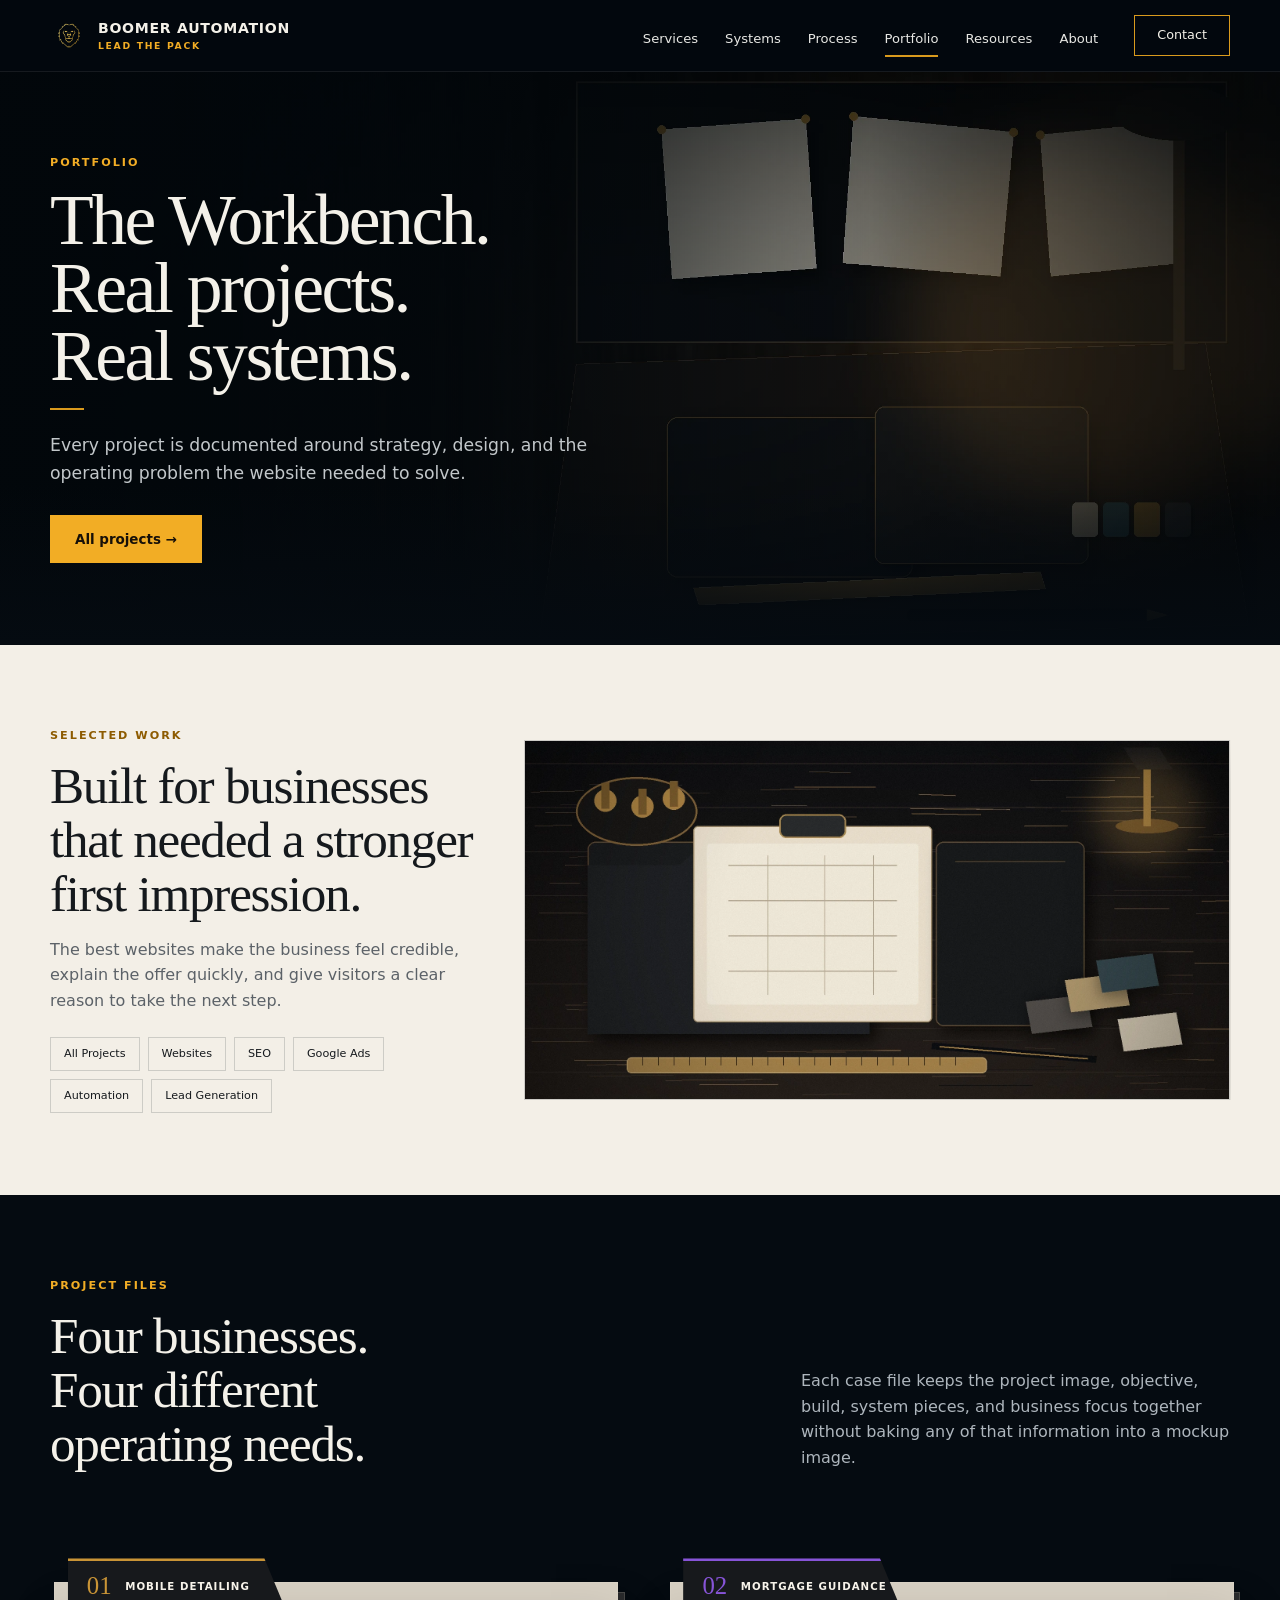
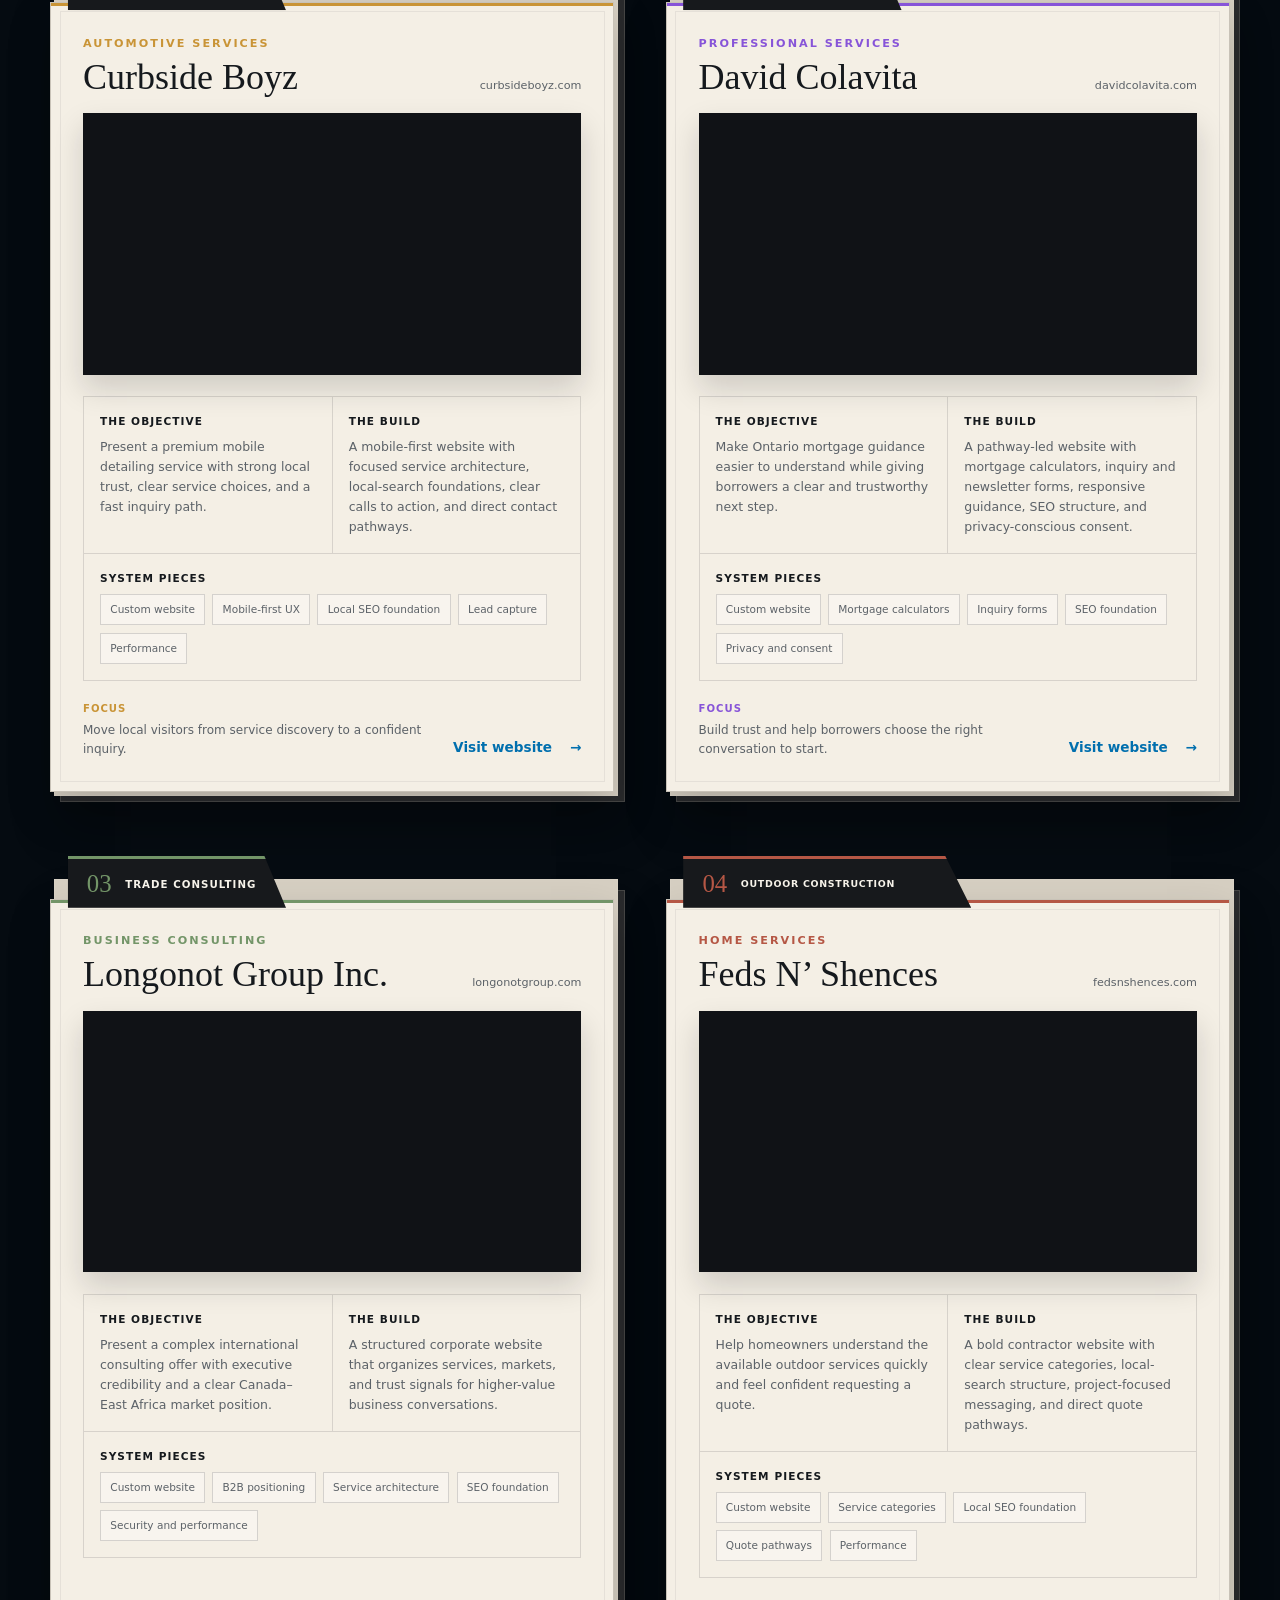
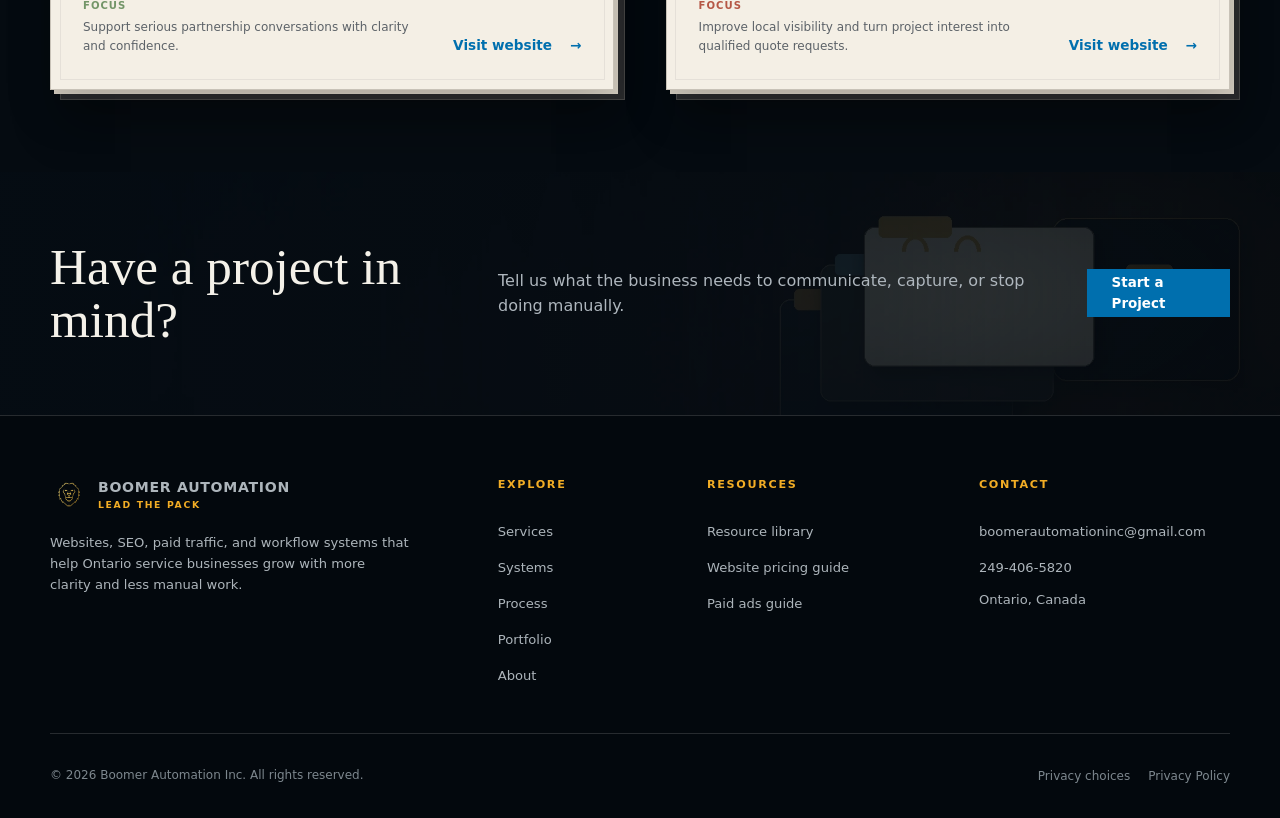
<file: portfolio.html>
<!DOCTYPE html>

<html lang="en-CA"><head>
<meta charset="utf-8"/>
<meta content="width=device-width, initial-scale=1" name="viewport"/>
<meta content="telephone=yes" name="format-detection"/>
<meta content="dark light" name="color-scheme"/>
<title>Website Portfolio | Boomer Automation Inc.</title>
<meta content="Explore real Boomer Automation website projects for Curbside Boyz, Longonot Group, Feds N’ Shences, and David Colavita." name="description"/>
<meta content="Boomer Automation Inc." name="author"/>
<meta content="Boomer Automation" name="application-name"/>
<meta content="Boomer Automation" name="apple-mobile-web-app-title"/>
<meta content="index, follow, max-image-preview:large, max-snippet:-1, max-video-preview:-1" name="robots"/>
<meta content="index, follow, max-image-preview:large, max-snippet:-1, max-video-preview:-1" name="googlebot"/>
<meta content="#040a10" name="theme-color"/>
<link href="https://boomerautomation.com/portfolio" rel="canonical"/>
<link href="https://boomerautomation.com/portfolio" hreflang="en-CA" rel="alternate"/>
<link href="https://boomerautomation.com/portfolio" hreflang="x-default" rel="alternate"/>
<meta content="CA-ON" name="geo.region"/>
<meta content="Ontario, Canada" name="geo.placename"/>
<meta content="website" property="og:type"/>
<meta content="Boomer Automation Inc." property="og:site_name"/>
<meta content="en_CA" property="og:locale"/>
<meta content="https://boomerautomation.com/portfolio" property="og:url"/>
<meta content="Website Portfolio | Boomer Automation Inc." property="og:title"/>
<meta content="Explore real Boomer Automation website projects for Curbside Boyz, Longonot Group, Feds N’ Shences, and David Colavita." property="og:description"/>
<meta content="https://boomerautomation.com/assets/images/social/boomer-automation-og.jpg" property="og:image"/>
<meta content="https://boomerautomation.com/assets/images/social/boomer-automation-og.jpg" property="og:image:secure_url"/>
<meta content="image/jpeg" property="og:image:type"/>
<meta content="1200" property="og:image:width"/>
<meta content="630" property="og:image:height"/>
<meta content="Boomer Automation websites, SEO, paid advertising, and workflow systems" property="og:image:alt"/>
<meta content="summary_large_image" name="twitter:card"/>
<meta content="Website Portfolio | Boomer Automation Inc." name="twitter:title"/>
<meta content="Explore real Boomer Automation website projects for Curbside Boyz, Longonot Group, Feds N’ Shences, and David Colavita." name="twitter:description"/>
<meta content="https://boomerautomation.com/assets/images/social/boomer-automation-x.jpg" name="twitter:image"/>
<meta content="Boomer Automation websites, SEO, paid advertising, and workflow systems" name="twitter:image:alt"/>
<link href="assets/icons/favicon.ico" rel="icon" sizes="any"/>
<link href="assets/icons/favicon-32.png" rel="icon" sizes="32x32" type="image/png"/>
<link href="assets/icons/favicon-48.png" rel="icon" sizes="48x48" type="image/png"/>
<link href="assets/icons/favicon-16.png" rel="icon" sizes="16x16" type="image/png"/>
<link href="assets/icons/apple-touch-icon.png" rel="apple-touch-icon"/>
<link href="site.webmanifest" rel="manifest"/>
<link as="image" fetchpriority="high" href="assets/images/banners/portfolio-hero.v1.webp" rel="preload" type="image/webp"/>
<link href="assets/css/global.v4.css" rel="stylesheet"/>
<link href="assets/css/portfolio.v5.css" rel="stylesheet"/>
<script type="application/ld+json">{"@context":"https://schema.org","@graph":[{"@type":"Organization","@id":"https://boomerautomation.com/#organization","name":"Boomer Automation Inc.","alternateName":"Boomer Automation","url":"https://boomerautomation.com/","logo":{"@id":"https://boomerautomation.com/#logo"},"image":{"@id":"https://boomerautomation.com/#logo"},"email":"boomerautomationinc@gmail.com","telephone":"+1-249-406-5820","contactPoint":{"@type":"ContactPoint","contactType":"sales and project inquiries","telephone":"+1-249-406-5820","email":"boomerautomationinc@gmail.com","areaServed":"CA-ON","availableLanguage":["English"]},"address":{"@type":"PostalAddress","addressRegion":"ON","addressCountry":"CA"},"areaServed":{"@type":"AdministrativeArea","name":"Ontario, Canada"},"knowsAbout":["Custom website development","WordPress websites","E-commerce websites","Search engine optimization","Google Ads","Lead capture systems","Workflow automation","Conversion tracking"]},{"@type":"WebSite","@id":"https://boomerautomation.com/#website","url":"https://boomerautomation.com/","name":"Boomer Automation","alternateName":"Boomer Automation Inc.","publisher":{"@id":"https://boomerautomation.com/#organization"},"inLanguage":"en-CA"},{"@type":"ImageObject","@id":"https://boomerautomation.com/#logo","url":"https://boomerautomation.com/assets/images/brand/boomer-automation-mark.png","contentUrl":"https://boomerautomation.com/assets/images/brand/boomer-automation-mark.png","width":128,"height":128,"caption":"Boomer Automation lion mark"},{"@type":"ImageObject","@id":"https://boomerautomation.com/portfolio#primaryimage","url":"https://boomerautomation.com/assets/images/banners/portfolio-hero.v1.webp","contentUrl":"https://boomerautomation.com/assets/images/banners/portfolio-hero.v1.webp","width":2400,"height":1200,"caption":"Boomer Automation website portfolio presented as a digital project workbench"},{"@type":"CollectionPage","@id":"https://boomerautomation.com/portfolio#webpage","url":"https://boomerautomation.com/portfolio","name":"Website Portfolio | Boomer Automation Inc.","description":"Explore real Boomer Automation website projects for Curbside Boyz, Longonot Group, Feds N’ Shences, and David Colavita.","inLanguage":"en-CA","isPartOf":{"@id":"https://boomerautomation.com/#website"},"about":{"@id":"https://boomerautomation.com/#organization"},"publisher":{"@id":"https://boomerautomation.com/#organization"},"primaryImageOfPage":{"@id":"https://boomerautomation.com/portfolio#primaryimage"},"image":{"@id":"https://boomerautomation.com/portfolio#primaryimage"},"dateModified":"2026-08-05","isAccessibleForFree":true,"breadcrumb":{"@id":"https://boomerautomation.com/portfolio#breadcrumb"},"mainEntity":{"@id":"https://boomerautomation.com/portfolio#project-list"}},{"@type":"BreadcrumbList","@id":"https://boomerautomation.com/portfolio#breadcrumb","itemListElement":[{"@type":"ListItem","position":1,"name":"Home","item":"https://boomerautomation.com/"},{"@type":"ListItem","position":2,"name":"Portfolio","item":"https://boomerautomation.com/portfolio"}]},{"@type":"ItemList","@id":"https://boomerautomation.com/portfolio#project-list","name":"Selected Boomer Automation website projects","numberOfItems":4,"itemListElement":[{"@type":"ListItem","position":1,"item":{"@type":"CreativeWork","name":"Curbside Boyz","url":"https://curbsideboyz.com/","image":"https://boomerautomation.com/assets/images/projects/curbside-boyz-og.v1.jpg","description":"Mobile detailing website focused on local trust, service clarity, and inbound lead capture.","creator":{"@id":"https://boomerautomation.com/#organization"}}},{"@type":"ListItem","position":2,"item":{"@type":"CreativeWork","name":"David Colavita","url":"https://davidcolavita.com/","image":"https://boomerautomation.com/assets/images/projects/david-colavita-og.v1.jpg","description":"Ontario mortgage website focused on trust, pathway guidance, calculators, and privacy-conscious lead capture.","creator":{"@id":"https://boomerautomation.com/#organization"}}},{"@type":"ListItem","position":3,"item":{"@type":"CreativeWork","name":"Longonot Group Inc.","url":"https://longonotgroup.com/","image":"https://boomerautomation.com/assets/images/projects/longonot-group-og.v1.jpg","description":"Canada–East Africa consulting website designed for executive credibility and complex service communication.","creator":{"@id":"https://boomerautomation.com/#organization"}}},{"@type":"ListItem","position":4,"item":{"@type":"CreativeWork","name":"Feds N’ Shences","url":"https://fedsnshences.com/","image":"https://boomerautomation.com/assets/images/projects/feds-n-shences-og.v1.jpg","description":"Outdoor contractor website supporting local visibility and quote intent for fences, sheds, decks, gates, and carpentry.","creator":{"@id":"https://boomerautomation.com/#organization"}}}]}]}</script>
<script defer="" src="assets/js/site-shell.v2.js"></script>
<script defer="" src="assets/js/global.v3.js"></script>

</head>
<body data-page="portfolio"><div id="siteHeaderMount"></div><main id="main-content" tabindex="-1"><section class="page-hero portfolio-hero"><div class="shell"><div class="hero-content reveal"><p class="eyebrow">Portfolio</p><h1 class="display">The Workbench.<br/>Real projects.<br/>Real systems.</h1><p class="hero-copy">Every project is documented around strategy, design, and the operating problem the website needed to solve.</p><div class="hero-actions"><a class="button button-gold" href="#project-files">All projects →</a></div></div></div></section>
<section class="section paper"><div class="shell workbench-intro"><div><p class="eyebrow" style="color:#8d5b00">Selected work</p><h2 class="section-title">Built for businesses that needed a stronger first impression.</h2><p class="muted">The best websites make the business feel credible, explain the offer quickly, and give visitors a clear reason to take the next step.</p><div aria-label="Project categories" class="filter-row"><span>All Projects</span><span>Websites</span><span>SEO</span><span>Google Ads</span><span>Automation</span><span>Lead Generation</span></div></div><img alt="Boomer Automation project workbench" decoding="async" height="1000" loading="lazy" src="assets/images/sections/portfolio-workbench.v1.webp" width="1800"/></div></section>
<section aria-labelledby="projectFilesTitle" class="section dark portfolio-projects" id="project-files">
<div class="shell">
<header class="project-files-heading reveal">
<div>
<p class="eyebrow">Project files</p>
<h2 class="section-title" id="projectFilesTitle">Four businesses. Four different operating needs.</h2>
</div>
<p>Each case file keeps the project image, objective, build, system pieces, and business focus together without baking any of that information into a mockup image.</p>
</header>
<div class="project-file-grid">
<article class="project-file project-file--curbside reveal">
<div class="project-file__tab">
<span class="project-file__number">01</span>
<span class="project-file__category">Mobile detailing</span>
</div>
<div class="project-file__sheet">
<header class="project-file__header">
<div>
<p class="eyebrow project-file__eyebrow">Automotive services</p>
<h2>Curbside Boyz</h2>
</div>
<a class="project-file__domain" href="https://curbsideboyz.com" rel="noopener noreferrer" target="_blank">
        curbsideboyz.com<span class="sr-only"> (opens in a new tab)</span>
</a>
</header>
<a aria-label="View the Curbside Boyz website (opens in a new tab)" class="project-file__visual" href="https://curbsideboyz.com" rel="noopener noreferrer" target="_blank">
<img alt="Curbside Boyz mobile detailing Open Graph card" decoding="async" height="630" loading="lazy" src="assets/images/projects/curbside-boyz-og.v1.jpg" width="1200"/>
</a>
<div class="project-file__details">
<div class="project-file__detail">
<h3>The objective</h3>
<p>Present a premium mobile detailing service with strong local trust, clear service choices, and a fast inquiry path.</p>
</div>
<div class="project-file__detail">
<h3>The build</h3>
<p>A mobile-first website with focused service architecture, local-search foundations, clear calls to action, and direct contact pathways.</p>
</div>
<div class="project-file__detail project-file__detail--wide">
<h3>System pieces</h3>
<ul aria-label="Curbside Boyz project system pieces" class="project-file__tags"><li>Custom website</li><li>Mobile-first UX</li><li>Local SEO foundation</li><li>Lead capture</li><li>Performance</li></ul>
</div>
</div>
<footer class="project-file__footer">
<p class="project-file__focus"><strong>Focus</strong><span>Move local visitors from service discovery to a confident inquiry.</span></p>
<a class="arrow-link project-file__link" href="https://curbsideboyz.com" rel="noopener noreferrer" target="_blank">
        Visit website<span class="sr-only"> (opens in a new tab)</span>
</a>
</footer>
</div>
</article>
<article class="project-file project-file--david reveal">
<div class="project-file__tab">
<span class="project-file__number">02</span>
<span class="project-file__category">Mortgage guidance</span>
</div>
<div class="project-file__sheet">
<header class="project-file__header">
<div>
<p class="eyebrow project-file__eyebrow">Professional services</p>
<h2>David Colavita</h2>
</div>
<a class="project-file__domain" href="https://davidcolavita.com" rel="noopener noreferrer" target="_blank">
        davidcolavita.com<span class="sr-only"> (opens in a new tab)</span>
</a>
</header>
<a aria-label="View the David Colavita website (opens in a new tab)" class="project-file__visual" href="https://davidcolavita.com" rel="noopener noreferrer" target="_blank">
<img alt="David Colavita Ontario mortgage guidance Open Graph card" decoding="async" height="630" loading="lazy" src="assets/images/projects/david-colavita-og.v1.jpg" width="1200"/>
</a>
<div class="project-file__details">
<div class="project-file__detail">
<h3>The objective</h3>
<p>Make Ontario mortgage guidance easier to understand while giving borrowers a clear and trustworthy next step.</p>
</div>
<div class="project-file__detail">
<h3>The build</h3>
<p>A pathway-led website with mortgage calculators, inquiry and newsletter forms, responsive guidance, SEO structure, and privacy-conscious consent.</p>
</div>
<div class="project-file__detail project-file__detail--wide">
<h3>System pieces</h3>
<ul aria-label="David Colavita project system pieces" class="project-file__tags"><li>Custom website</li><li>Mortgage calculators</li><li>Inquiry forms</li><li>SEO foundation</li><li>Privacy and consent</li></ul>
</div>
</div>
<footer class="project-file__footer">
<p class="project-file__focus"><strong>Focus</strong><span>Build trust and help borrowers choose the right conversation to start.</span></p>
<a class="arrow-link project-file__link" href="https://davidcolavita.com" rel="noopener noreferrer" target="_blank">
        Visit website<span class="sr-only"> (opens in a new tab)</span>
</a>
</footer>
</div>
</article>
<article class="project-file project-file--longonot reveal">
<div class="project-file__tab">
<span class="project-file__number">03</span>
<span class="project-file__category">Trade consulting</span>
</div>
<div class="project-file__sheet">
<header class="project-file__header">
<div>
<p class="eyebrow project-file__eyebrow">Business consulting</p>
<h2>Longonot Group Inc.</h2>
</div>
<a class="project-file__domain" href="https://longonotgroup.com" rel="noopener noreferrer" target="_blank">
        longonotgroup.com<span class="sr-only"> (opens in a new tab)</span>
</a>
</header>
<a aria-label="View the Longonot Group Inc. website (opens in a new tab)" class="project-file__visual" href="https://longonotgroup.com" rel="noopener noreferrer" target="_blank">
<img alt="Longonot Group Canada and East Africa trade consulting Open Graph card" decoding="async" height="630" loading="lazy" src="assets/images/projects/longonot-group-og.v1.jpg" width="1200"/>
</a>
<div class="project-file__details">
<div class="project-file__detail">
<h3>The objective</h3>
<p>Present a complex international consulting offer with executive credibility and a clear Canada–East Africa market position.</p>
</div>
<div class="project-file__detail">
<h3>The build</h3>
<p>A structured corporate website that organizes services, markets, and trust signals for higher-value business conversations.</p>
</div>
<div class="project-file__detail project-file__detail--wide">
<h3>System pieces</h3>
<ul aria-label="Longonot Group Inc. project system pieces" class="project-file__tags"><li>Custom website</li><li>B2B positioning</li><li>Service architecture</li><li>SEO foundation</li><li>Security and performance</li></ul>
</div>
</div>
<footer class="project-file__footer">
<p class="project-file__focus"><strong>Focus</strong><span>Support serious partnership conversations with clarity and confidence.</span></p>
<a class="arrow-link project-file__link" href="https://longonotgroup.com" rel="noopener noreferrer" target="_blank">
        Visit website<span class="sr-only"> (opens in a new tab)</span>
</a>
</footer>
</div>
</article>
<article class="project-file project-file--feds reveal">
<div class="project-file__tab">
<span class="project-file__number">04</span>
<span class="project-file__category">Outdoor construction</span>
</div>
<div class="project-file__sheet">
<header class="project-file__header">
<div>
<p class="eyebrow project-file__eyebrow">Home services</p>
<h2>Feds N’ Shences</h2>
</div>
<a class="project-file__domain" href="https://fedsnshences.com" rel="noopener noreferrer" target="_blank">
        fedsnshences.com<span class="sr-only"> (opens in a new tab)</span>
</a>
</header>
<a aria-label="View the Feds N’ Shences website (opens in a new tab)" class="project-file__visual" href="https://fedsnshences.com" rel="noopener noreferrer" target="_blank">
<img alt="Feds N’ Shences outdoor carpentry Open Graph card" decoding="async" height="630" loading="lazy" src="assets/images/projects/feds-n-shences-og.v1.jpg" width="1200"/>
</a>
<div class="project-file__details">
<div class="project-file__detail">
<h3>The objective</h3>
<p>Help homeowners understand the available outdoor services quickly and feel confident requesting a quote.</p>
</div>
<div class="project-file__detail">
<h3>The build</h3>
<p>A bold contractor website with clear service categories, local-search structure, project-focused messaging, and direct quote pathways.</p>
</div>
<div class="project-file__detail project-file__detail--wide">
<h3>System pieces</h3>
<ul aria-label="Feds N’ Shences project system pieces" class="project-file__tags"><li>Custom website</li><li>Service categories</li><li>Local SEO foundation</li><li>Quote pathways</li><li>Performance</li></ul>
</div>
</div>
<footer class="project-file__footer">
<p class="project-file__focus"><strong>Focus</strong><span>Improve local visibility and turn project interest into qualified quote requests.</span></p>
<a class="arrow-link project-file__link" href="https://fedsnshences.com" rel="noopener noreferrer" target="_blank">
        Visit website<span class="sr-only"> (opens in a new tab)</span>
</a>
</footer>
</div>
</article>
</div>
</div>
</section>
<section class="final-cta"><div class="shell final-cta-inner"><h2>Have a project in mind?</h2><p class="muted">Tell us what the business needs to communicate, capture, or stop doing manually.</p><a class="button button-primary" href="/contact">Start a Project</a></div></section></main><div id="siteFooterMount"></div></body></html>
</file>
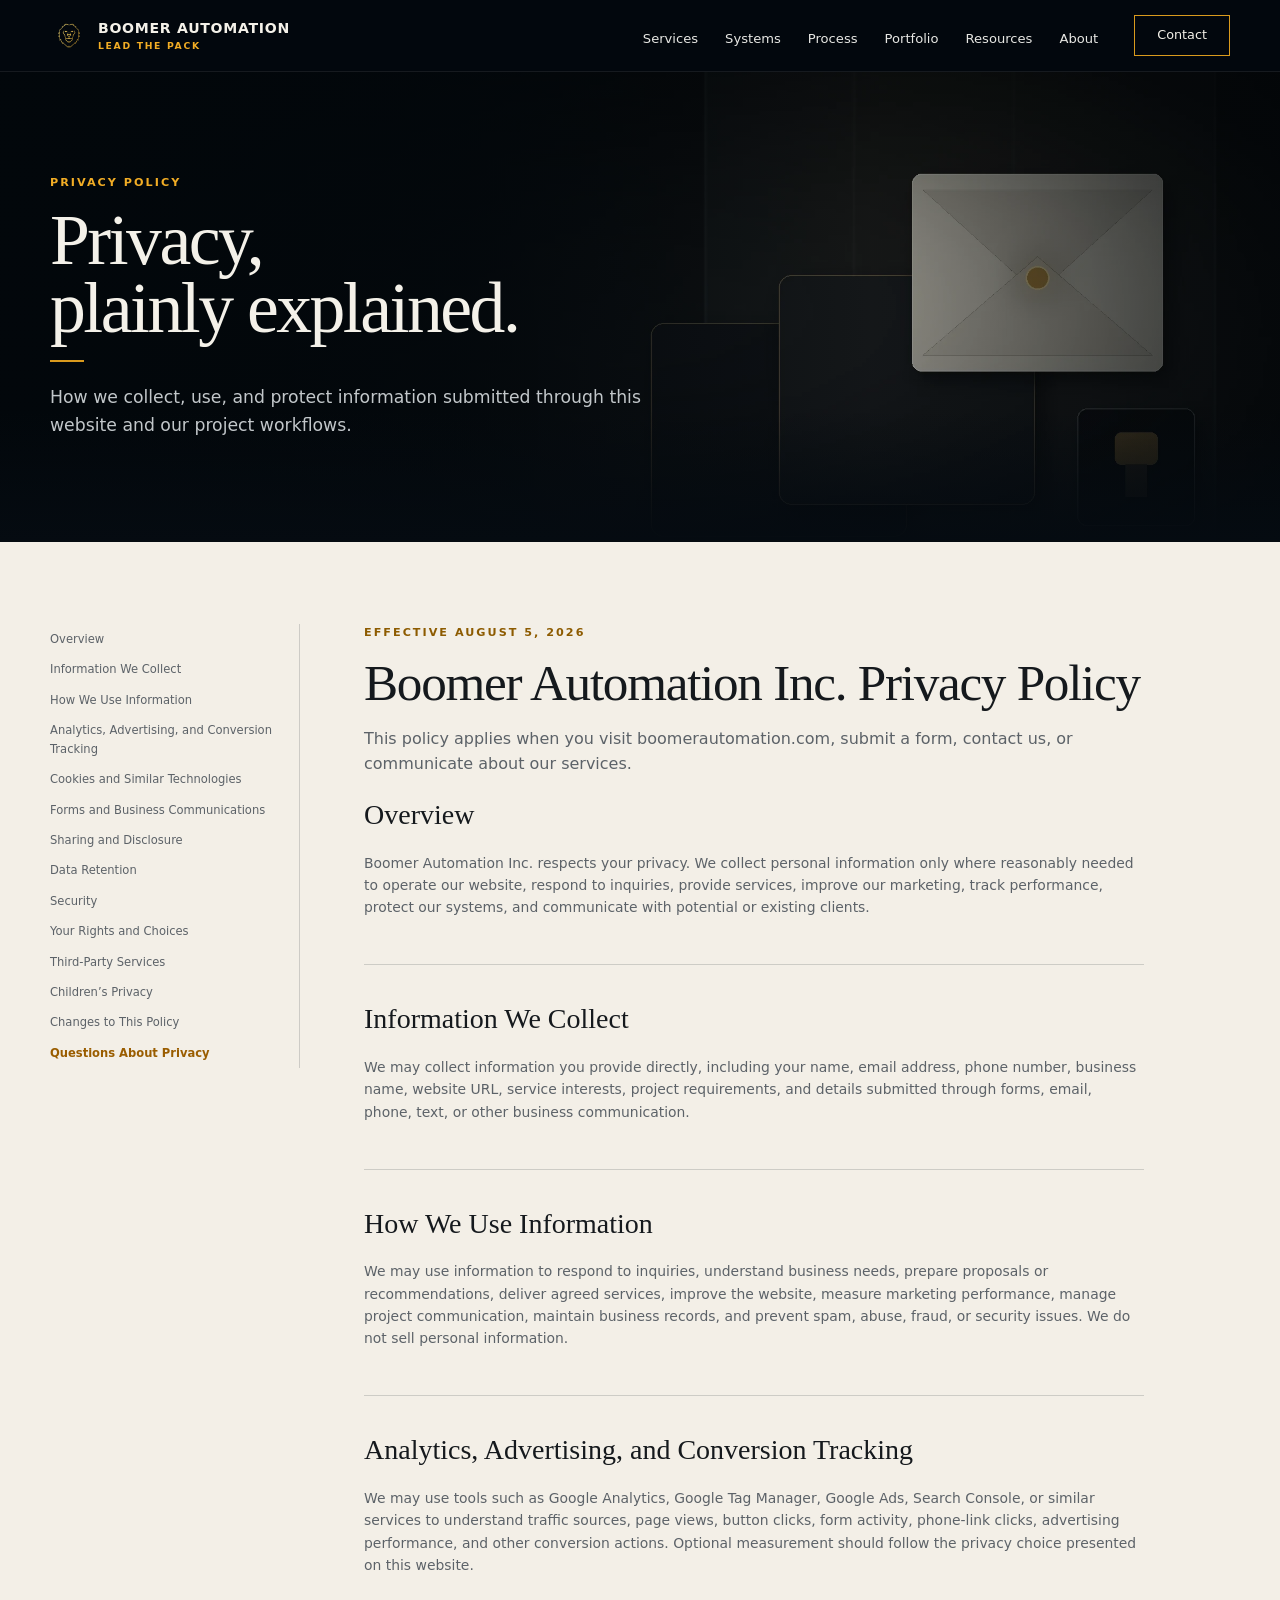
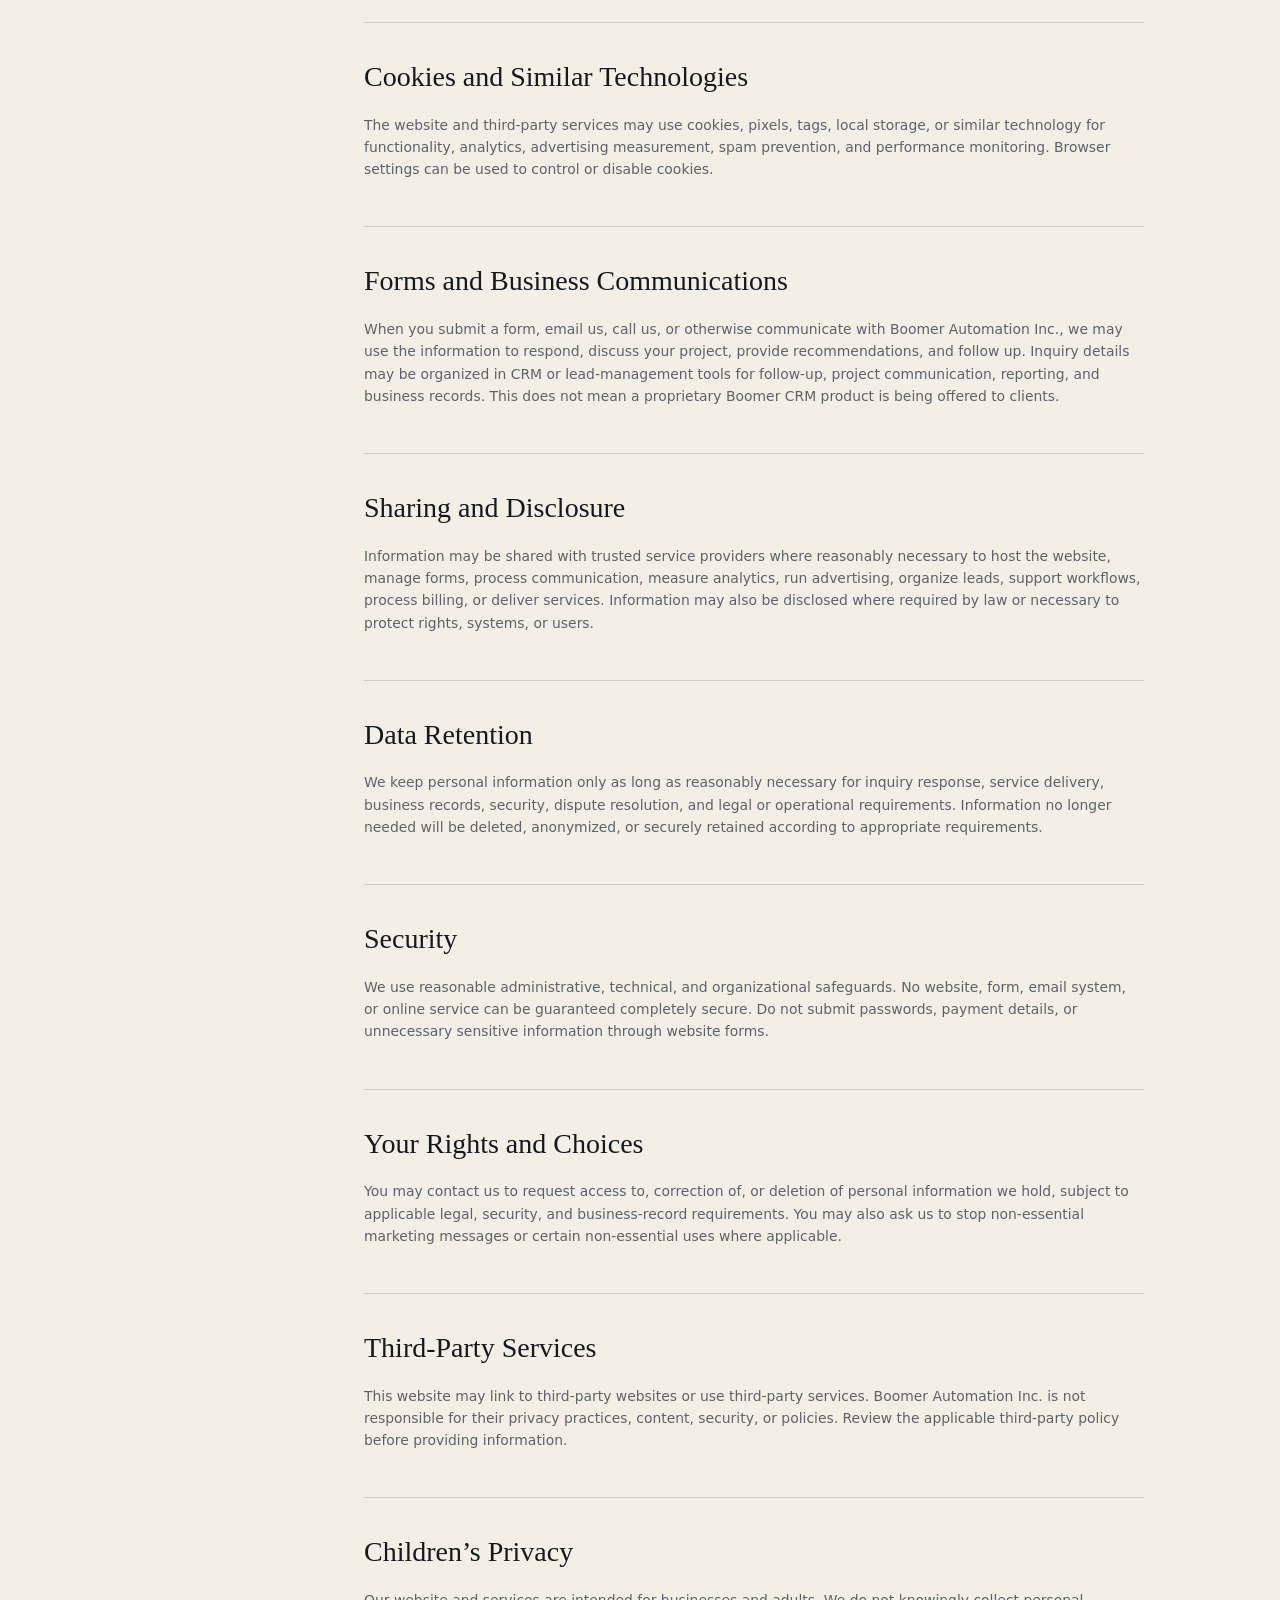
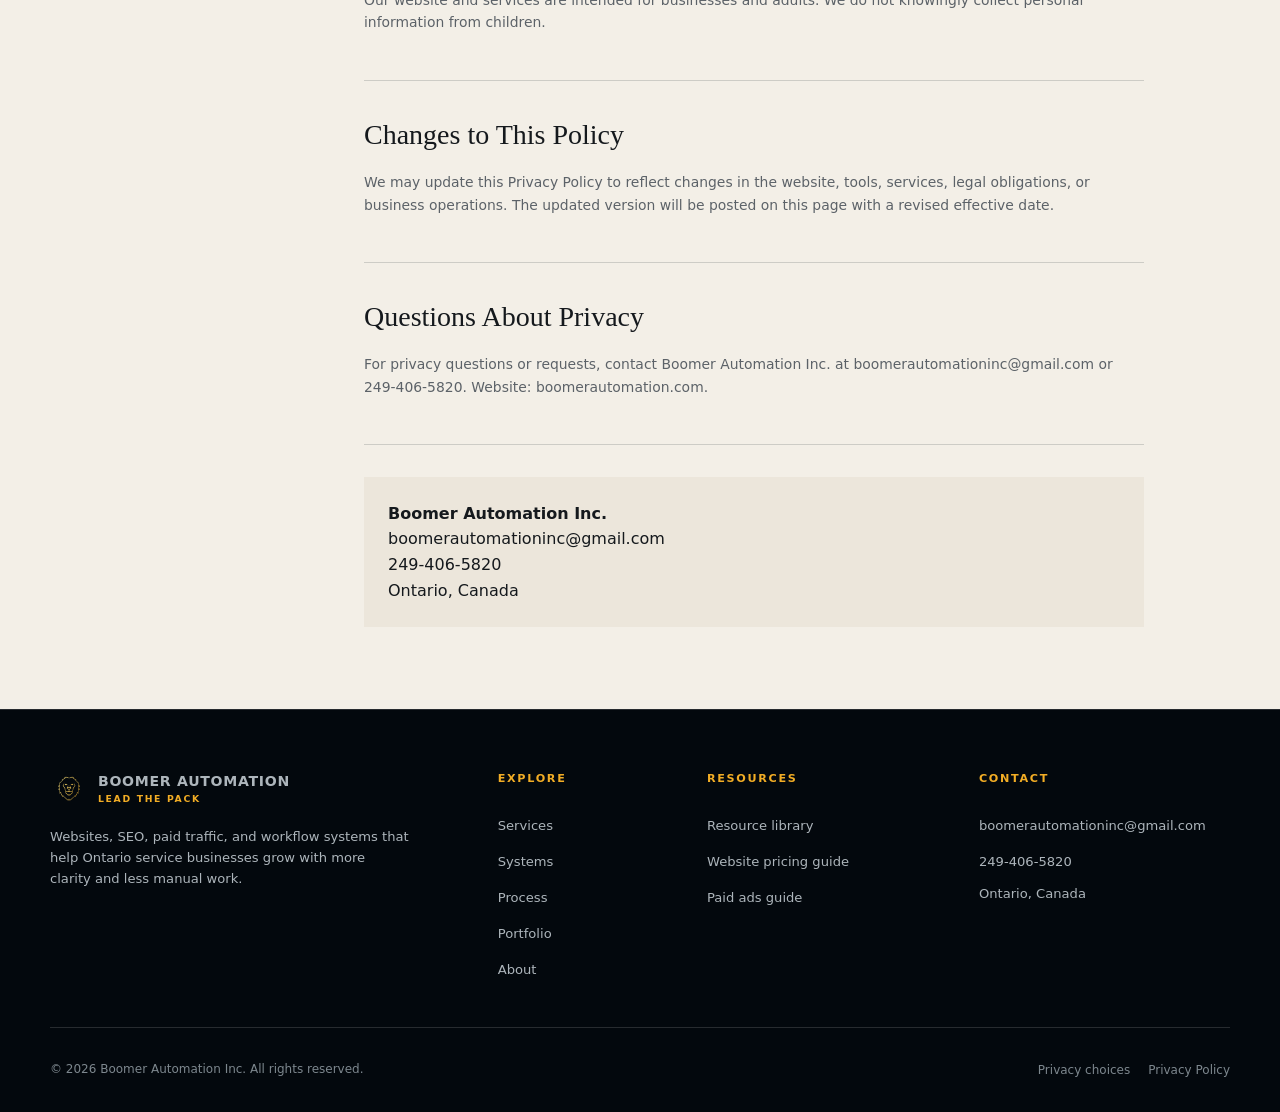
<file: privacy.html>
<!DOCTYPE html>

<html lang="en-CA"><head>
<meta charset="utf-8"/>
<meta content="width=device-width, initial-scale=1" name="viewport"/>
<meta content="telephone=yes" name="format-detection"/>
<meta content="dark light" name="color-scheme"/>
<title>Privacy Policy | Boomer Automation Inc.</title>
<meta content="Read how Boomer Automation Inc. collects, uses, stores, shares, and protects information submitted through its website and project workflows." name="description"/>
<meta content="Boomer Automation Inc." name="author"/>
<meta content="Boomer Automation" name="application-name"/>
<meta content="Boomer Automation" name="apple-mobile-web-app-title"/>
<meta content="index, follow, max-image-preview:large, max-snippet:-1, max-video-preview:-1" name="robots"/>
<meta content="index, follow, max-image-preview:large, max-snippet:-1, max-video-preview:-1" name="googlebot"/>
<meta content="#040a10" name="theme-color"/>
<link href="https://boomerautomation.com/privacy" rel="canonical"/>
<link href="https://boomerautomation.com/privacy" hreflang="en-CA" rel="alternate"/>
<link href="https://boomerautomation.com/privacy" hreflang="x-default" rel="alternate"/>
<meta content="CA-ON" name="geo.region"/>
<meta content="Ontario, Canada" name="geo.placename"/>
<meta content="website" property="og:type"/>
<meta content="Boomer Automation Inc." property="og:site_name"/>
<meta content="en_CA" property="og:locale"/>
<meta content="https://boomerautomation.com/privacy" property="og:url"/>
<meta content="Privacy Policy | Boomer Automation Inc." property="og:title"/>
<meta content="Read how Boomer Automation Inc. collects, uses, stores, shares, and protects information submitted through its website and project workflows." property="og:description"/>
<meta content="https://boomerautomation.com/assets/images/social/boomer-automation-og.jpg" property="og:image"/>
<meta content="https://boomerautomation.com/assets/images/social/boomer-automation-og.jpg" property="og:image:secure_url"/>
<meta content="image/jpeg" property="og:image:type"/>
<meta content="1200" property="og:image:width"/>
<meta content="630" property="og:image:height"/>
<meta content="Boomer Automation websites, SEO, paid advertising, and workflow systems" property="og:image:alt"/>
<meta content="summary_large_image" name="twitter:card"/>
<meta content="Privacy Policy | Boomer Automation Inc." name="twitter:title"/>
<meta content="Read how Boomer Automation Inc. collects, uses, stores, shares, and protects information submitted through its website and project workflows." name="twitter:description"/>
<meta content="https://boomerautomation.com/assets/images/social/boomer-automation-x.jpg" name="twitter:image"/>
<meta content="Boomer Automation websites, SEO, paid advertising, and workflow systems" name="twitter:image:alt"/>
<link href="assets/icons/favicon.ico" rel="icon" sizes="any"/>
<link href="assets/icons/favicon-32.png" rel="icon" sizes="32x32" type="image/png"/>
<link href="assets/icons/favicon-48.png" rel="icon" sizes="48x48" type="image/png"/>
<link href="assets/icons/favicon-16.png" rel="icon" sizes="16x16" type="image/png"/>
<link href="assets/icons/apple-touch-icon.png" rel="apple-touch-icon"/>
<link href="site.webmanifest" rel="manifest"/>
<link as="image" fetchpriority="high" href="assets/images/banners/privacy-hero.v1.webp" rel="preload" type="image/webp"/>
<link href="assets/css/global.v4.css" rel="stylesheet"/>
<link href="assets/css/privacy.v3.css" rel="stylesheet"/>
<script type="application/ld+json">{"@context":"https://schema.org","@graph":[{"@type":"Organization","@id":"https://boomerautomation.com/#organization","name":"Boomer Automation Inc.","alternateName":"Boomer Automation","url":"https://boomerautomation.com/","logo":{"@id":"https://boomerautomation.com/#logo"},"image":{"@id":"https://boomerautomation.com/#logo"},"email":"boomerautomationinc@gmail.com","telephone":"+1-249-406-5820","contactPoint":{"@type":"ContactPoint","contactType":"sales and project inquiries","telephone":"+1-249-406-5820","email":"boomerautomationinc@gmail.com","areaServed":"CA-ON","availableLanguage":["English"]},"address":{"@type":"PostalAddress","addressRegion":"ON","addressCountry":"CA"},"areaServed":{"@type":"AdministrativeArea","name":"Ontario, Canada"},"knowsAbout":["Custom website development","WordPress websites","E-commerce websites","Search engine optimization","Google Ads","Lead capture systems","Workflow automation","Conversion tracking"]},{"@type":"WebSite","@id":"https://boomerautomation.com/#website","url":"https://boomerautomation.com/","name":"Boomer Automation","alternateName":"Boomer Automation Inc.","publisher":{"@id":"https://boomerautomation.com/#organization"},"inLanguage":"en-CA"},{"@type":"ImageObject","@id":"https://boomerautomation.com/#logo","url":"https://boomerautomation.com/assets/images/brand/boomer-automation-mark.png","contentUrl":"https://boomerautomation.com/assets/images/brand/boomer-automation-mark.png","width":128,"height":128,"caption":"Boomer Automation lion mark"},{"@type":"ImageObject","@id":"https://boomerautomation.com/privacy#primaryimage","url":"https://boomerautomation.com/assets/images/banners/privacy-hero.v1.webp","contentUrl":"https://boomerautomation.com/assets/images/banners/privacy-hero.v1.webp","width":2400,"height":1200,"caption":"Boomer Automation privacy policy and information governance document"},{"@type":"WebPage","@id":"https://boomerautomation.com/privacy#webpage","url":"https://boomerautomation.com/privacy","name":"Privacy Policy | Boomer Automation Inc.","description":"Read how Boomer Automation Inc. collects, uses, stores, shares, and protects information submitted through its website and project workflows.","inLanguage":"en-CA","isPartOf":{"@id":"https://boomerautomation.com/#website"},"about":{"@id":"https://boomerautomation.com/#organization"},"publisher":{"@id":"https://boomerautomation.com/#organization"},"primaryImageOfPage":{"@id":"https://boomerautomation.com/privacy#primaryimage"},"image":{"@id":"https://boomerautomation.com/privacy#primaryimage"},"dateModified":"2026-08-05","isAccessibleForFree":true,"breadcrumb":{"@id":"https://boomerautomation.com/privacy#breadcrumb"}},{"@type":"BreadcrumbList","@id":"https://boomerautomation.com/privacy#breadcrumb","itemListElement":[{"@type":"ListItem","position":1,"name":"Home","item":"https://boomerautomation.com/"},{"@type":"ListItem","position":2,"name":"Privacy Policy","item":"https://boomerautomation.com/privacy"}]}]}</script>
<script defer="" src="assets/js/site-shell.v2.js"></script>
<script defer="" src="assets/js/global.v3.js"></script>
<script defer="" src="assets/js/privacy.v2.js"></script>

</head>
<body data-page="privacy"><div id="siteHeaderMount"></div><main id="main-content" tabindex="-1"><section class="page-hero privacy-hero"><div class="shell"><div class="hero-content reveal"><p class="eyebrow">Privacy Policy</p><h1 class="display">Privacy,<br/>plainly explained.</h1><p class="hero-copy">How we collect, use, and protect information submitted through this website and our project workflows.</p></div></div></section><section class="section paper"><div class="shell policy-layout"><nav aria-label="Privacy policy sections" class="policy-nav"><a href="#overview">Overview</a><a href="#information">Information We Collect</a><a href="#use">How We Use Information</a><a href="#analytics">Analytics, Advertising, and Conversion Tracking</a><a href="#cookies">Cookies and Similar Technologies</a><a href="#communications">Forms and Business Communications</a><a href="#sharing">Sharing and Disclosure</a><a href="#retention">Data Retention</a><a href="#security">Security</a><a href="#choices">Your Rights and Choices</a><a href="#links">Third-Party Services</a><a href="#children">Children’s Privacy</a><a href="#updates">Changes to This Policy</a><a href="#contact-policy">Questions About Privacy</a></nav><article class="policy-content"><p class="eyebrow" style="color:#8d5b00">Effective August 5, 2026</p><h2 class="section-title">Boomer Automation Inc. Privacy Policy</h2><p class="muted">This policy applies when you visit boomerautomation.com, submit a form, contact us, or communicate about our services.</p><section class="policy-section" id="overview"><h2>Overview</h2><p>Boomer Automation Inc. respects your privacy. We collect personal information only where reasonably needed to operate our website, respond to inquiries, provide services, improve our marketing, track performance, protect our systems, and communicate with potential or existing clients.</p></section><section class="policy-section" id="information"><h2>Information We Collect</h2><p>We may collect information you provide directly, including your name, email address, phone number, business name, website URL, service interests, project requirements, and details submitted through forms, email, phone, text, or other business communication.</p></section><section class="policy-section" id="use"><h2>How We Use Information</h2><p>We may use information to respond to inquiries, understand business needs, prepare proposals or recommendations, deliver agreed services, improve the website, measure marketing performance, manage project communication, maintain business records, and prevent spam, abuse, fraud, or security issues. We do not sell personal information.</p></section><section class="policy-section" id="analytics"><h2>Analytics, Advertising, and Conversion Tracking</h2><p>We may use tools such as Google Analytics, Google Tag Manager, Google Ads, Search Console, or similar services to understand traffic sources, page views, button clicks, form activity, phone-link clicks, advertising performance, and other conversion actions. Optional measurement should follow the privacy choice presented on this website.</p></section><section class="policy-section" id="cookies"><h2>Cookies and Similar Technologies</h2><p>The website and third-party services may use cookies, pixels, tags, local storage, or similar technology for functionality, analytics, advertising measurement, spam prevention, and performance monitoring. Browser settings can be used to control or disable cookies.</p></section><section class="policy-section" id="communications"><h2>Forms and Business Communications</h2><p>When you submit a form, email us, call us, or otherwise communicate with Boomer Automation Inc., we may use the information to respond, discuss your project, provide recommendations, and follow up. Inquiry details may be organized in CRM or lead-management tools for follow-up, project communication, reporting, and business records. This does not mean a proprietary Boomer CRM product is being offered to clients.</p></section><section class="policy-section" id="sharing"><h2>Sharing and Disclosure</h2><p>Information may be shared with trusted service providers where reasonably necessary to host the website, manage forms, process communication, measure analytics, run advertising, organize leads, support workflows, process billing, or deliver services. Information may also be disclosed where required by law or necessary to protect rights, systems, or users.</p></section><section class="policy-section" id="retention"><h2>Data Retention</h2><p>We keep personal information only as long as reasonably necessary for inquiry response, service delivery, business records, security, dispute resolution, and legal or operational requirements. Information no longer needed will be deleted, anonymized, or securely retained according to appropriate requirements.</p></section><section class="policy-section" id="security"><h2>Security</h2><p>We use reasonable administrative, technical, and organizational safeguards. No website, form, email system, or online service can be guaranteed completely secure. Do not submit passwords, payment details, or unnecessary sensitive information through website forms.</p></section><section class="policy-section" id="choices"><h2>Your Rights and Choices</h2><p>You may contact us to request access to, correction of, or deletion of personal information we hold, subject to applicable legal, security, and business-record requirements. You may also ask us to stop non-essential marketing messages or certain non-essential uses where applicable.</p></section><section class="policy-section" id="links"><h2>Third-Party Services</h2><p>This website may link to third-party websites or use third-party services. Boomer Automation Inc. is not responsible for their privacy practices, content, security, or policies. Review the applicable third-party policy before providing information.</p></section><section class="policy-section" id="children"><h2>Children’s Privacy</h2><p>Our website and services are intended for businesses and adults. We do not knowingly collect personal information from children.</p></section><section class="policy-section" id="updates"><h2>Changes to This Policy</h2><p>We may update this Privacy Policy to reflect changes in the website, tools, services, legal obligations, or business operations. The updated version will be posted on this page with a revised effective date.</p></section><section class="policy-section" id="contact-policy"><h2>Questions About Privacy</h2><p>For privacy questions or requests, contact Boomer Automation Inc. at boomerautomationinc@gmail.com or 249-406-5820. Website: boomerautomation.com.</p></section><div class="policy-contact"><strong>Boomer Automation Inc.</strong><br/><a href="mailto:boomerautomationinc@gmail.com">boomerautomationinc@gmail.com</a><br/><a href="tel:+12494065820">249-406-5820</a><br/>Ontario, Canada</div></article></div></section></main><div id="siteFooterMount"></div></body></html>
</file>
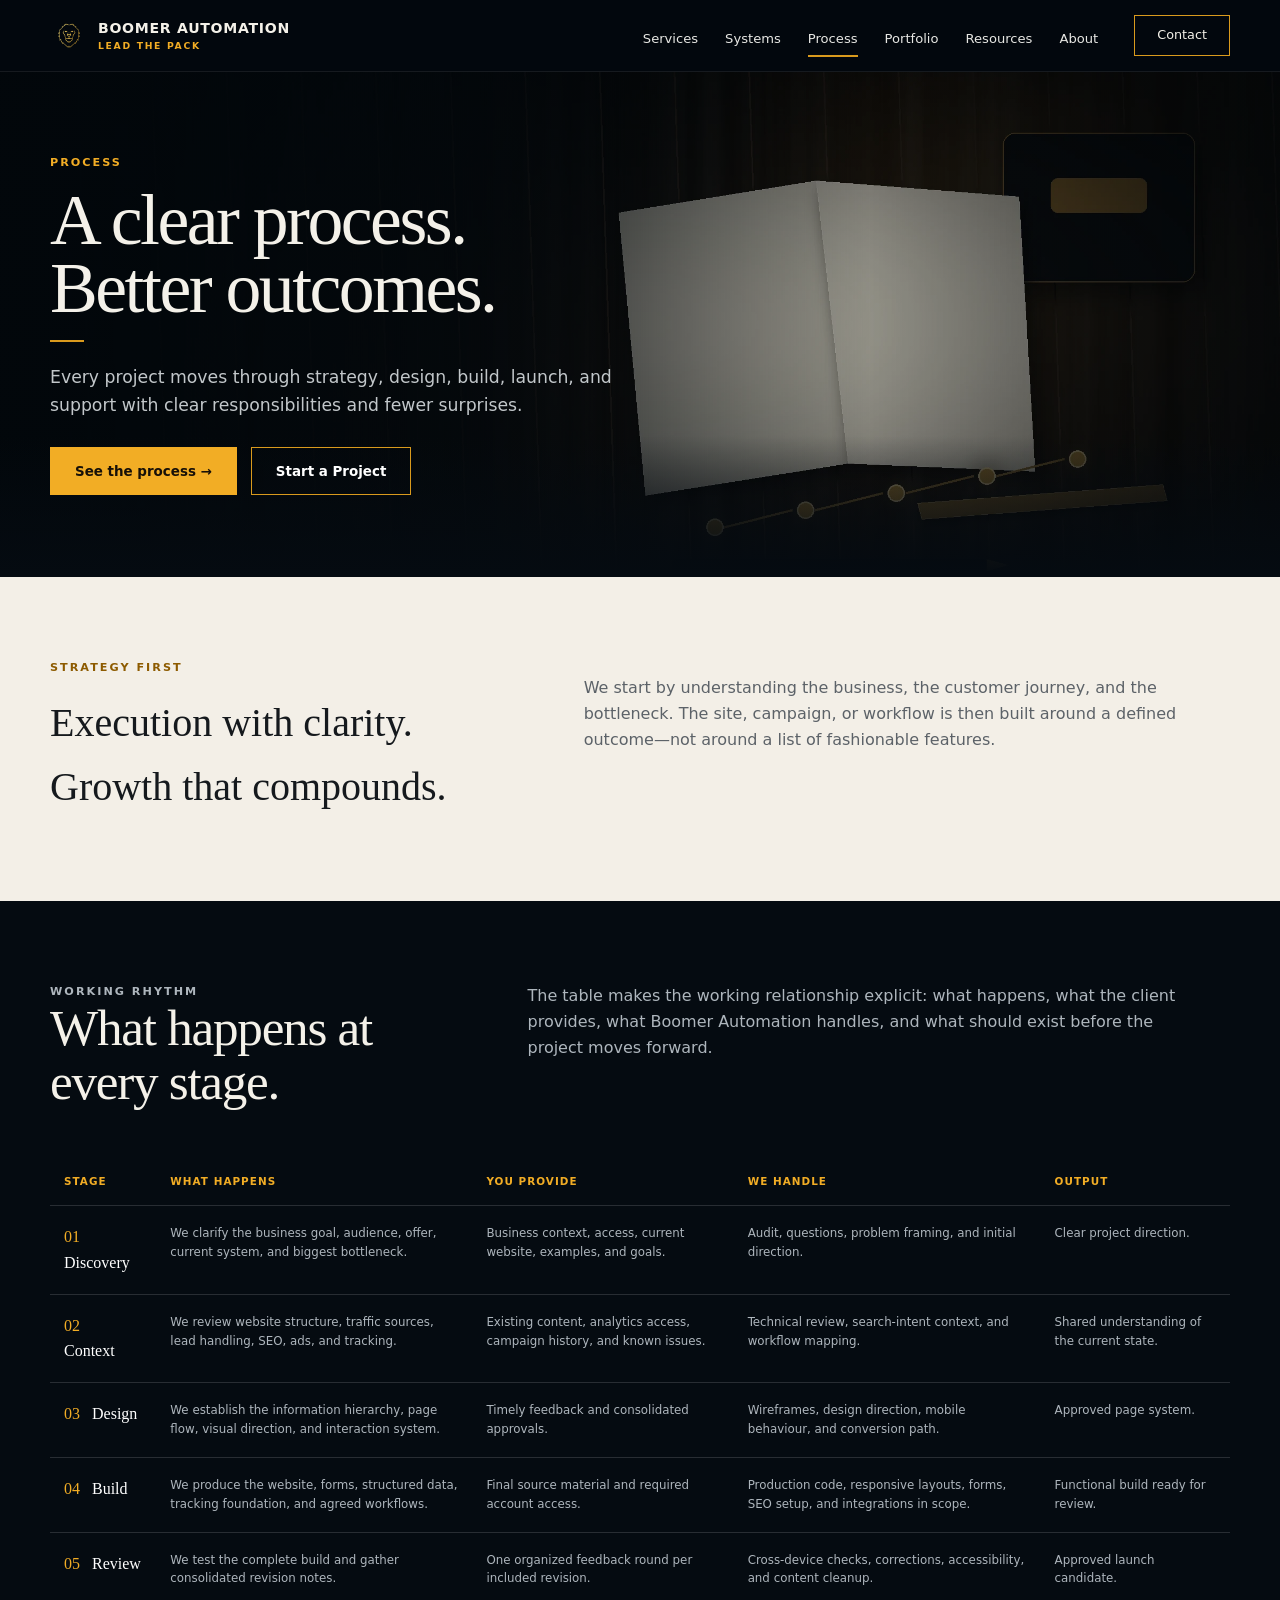
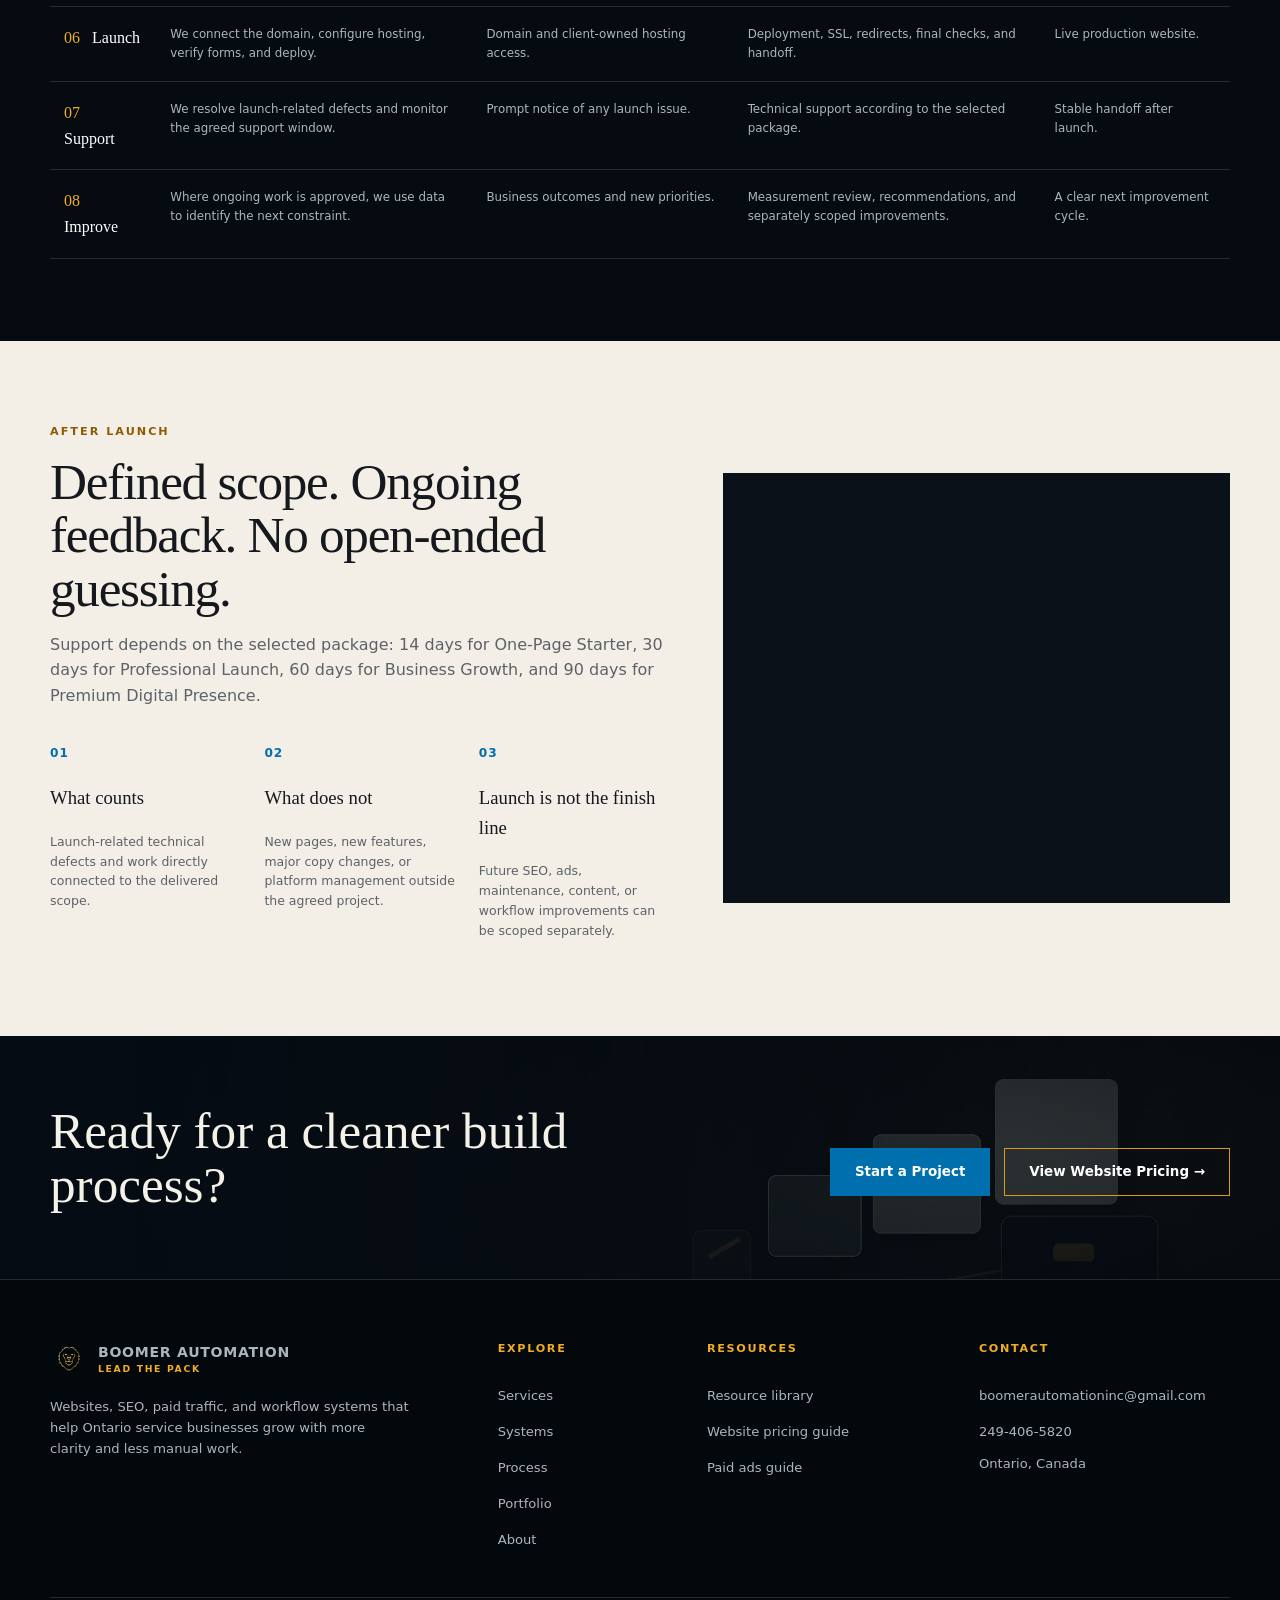
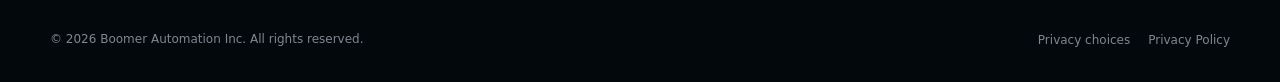
<file: process.html>
<!DOCTYPE html>

<html lang="en-CA"><head>
<meta charset="utf-8"/>
<meta content="width=device-width, initial-scale=1" name="viewport"/>
<meta content="telephone=yes" name="format-detection"/>
<meta content="dark light" name="color-scheme"/>
<title>Website &amp; Automation Process | Boomer Automation</title>
<meta content="See Boomer Automation’s clear project process from discovery and design through build, launch, support, and measurable improvement." name="description"/>
<meta content="Boomer Automation Inc." name="author"/>
<meta content="Boomer Automation" name="application-name"/>
<meta content="Boomer Automation" name="apple-mobile-web-app-title"/>
<meta content="index, follow, max-image-preview:large, max-snippet:-1, max-video-preview:-1" name="robots"/>
<meta content="index, follow, max-image-preview:large, max-snippet:-1, max-video-preview:-1" name="googlebot"/>
<meta content="#040a10" name="theme-color"/>
<link href="https://boomerautomation.com/process" rel="canonical"/>
<link href="https://boomerautomation.com/process" hreflang="en-CA" rel="alternate"/>
<link href="https://boomerautomation.com/process" hreflang="x-default" rel="alternate"/>
<meta content="CA-ON" name="geo.region"/>
<meta content="Ontario, Canada" name="geo.placename"/>
<meta content="website" property="og:type"/>
<meta content="Boomer Automation Inc." property="og:site_name"/>
<meta content="en_CA" property="og:locale"/>
<meta content="https://boomerautomation.com/process" property="og:url"/>
<meta content="Website &amp; Automation Process | Boomer Automation" property="og:title"/>
<meta content="See Boomer Automation’s clear project process from discovery and design through build, launch, support, and measurable improvement." property="og:description"/>
<meta content="https://boomerautomation.com/assets/images/social/boomer-automation-og.jpg" property="og:image"/>
<meta content="https://boomerautomation.com/assets/images/social/boomer-automation-og.jpg" property="og:image:secure_url"/>
<meta content="image/jpeg" property="og:image:type"/>
<meta content="1200" property="og:image:width"/>
<meta content="630" property="og:image:height"/>
<meta content="Boomer Automation websites, SEO, paid advertising, and workflow systems" property="og:image:alt"/>
<meta content="summary_large_image" name="twitter:card"/>
<meta content="Website &amp; Automation Process | Boomer Automation" name="twitter:title"/>
<meta content="See Boomer Automation’s clear project process from discovery and design through build, launch, support, and measurable improvement." name="twitter:description"/>
<meta content="https://boomerautomation.com/assets/images/social/boomer-automation-x.jpg" name="twitter:image"/>
<meta content="Boomer Automation websites, SEO, paid advertising, and workflow systems" name="twitter:image:alt"/>
<link href="assets/icons/favicon.ico" rel="icon" sizes="any"/>
<link href="assets/icons/favicon-32.png" rel="icon" sizes="32x32" type="image/png"/>
<link href="assets/icons/favicon-48.png" rel="icon" sizes="48x48" type="image/png"/>
<link href="assets/icons/favicon-16.png" rel="icon" sizes="16x16" type="image/png"/>
<link href="assets/icons/apple-touch-icon.png" rel="apple-touch-icon"/>
<link href="site.webmanifest" rel="manifest"/>
<link as="image" fetchpriority="high" href="assets/images/banners/process-hero.v1.webp" rel="preload" type="image/webp"/>
<link href="assets/css/global.v4.css" rel="stylesheet"/>
<link href="assets/css/process.v4.css" rel="stylesheet"/>
<script type="application/ld+json">{"@context":"https://schema.org","@graph":[{"@type":"Organization","@id":"https://boomerautomation.com/#organization","name":"Boomer Automation Inc.","alternateName":"Boomer Automation","url":"https://boomerautomation.com/","logo":{"@id":"https://boomerautomation.com/#logo"},"image":{"@id":"https://boomerautomation.com/#logo"},"email":"boomerautomationinc@gmail.com","telephone":"+1-249-406-5820","contactPoint":{"@type":"ContactPoint","contactType":"sales and project inquiries","telephone":"+1-249-406-5820","email":"boomerautomationinc@gmail.com","areaServed":"CA-ON","availableLanguage":["English"]},"address":{"@type":"PostalAddress","addressRegion":"ON","addressCountry":"CA"},"areaServed":{"@type":"AdministrativeArea","name":"Ontario, Canada"},"knowsAbout":["Custom website development","WordPress websites","E-commerce websites","Search engine optimization","Google Ads","Lead capture systems","Workflow automation","Conversion tracking"]},{"@type":"WebSite","@id":"https://boomerautomation.com/#website","url":"https://boomerautomation.com/","name":"Boomer Automation","alternateName":"Boomer Automation Inc.","publisher":{"@id":"https://boomerautomation.com/#organization"},"inLanguage":"en-CA"},{"@type":"ImageObject","@id":"https://boomerautomation.com/#logo","url":"https://boomerautomation.com/assets/images/brand/boomer-automation-mark.png","contentUrl":"https://boomerautomation.com/assets/images/brand/boomer-automation-mark.png","width":128,"height":128,"caption":"Boomer Automation lion mark"},{"@type":"ImageObject","@id":"https://boomerautomation.com/process#primaryimage","url":"https://boomerautomation.com/assets/images/banners/process-hero.v1.webp","contentUrl":"https://boomerautomation.com/assets/images/banners/process-hero.v1.webp","width":2400,"height":1200,"caption":"Boomer Automation project process from discovery through launch and support"},{"@type":"WebPage","@id":"https://boomerautomation.com/process#webpage","url":"https://boomerautomation.com/process","name":"Website & Automation Process | Boomer Automation","description":"See Boomer Automation’s clear project process from discovery and design through build, launch, support, and measurable improvement.","inLanguage":"en-CA","isPartOf":{"@id":"https://boomerautomation.com/#website"},"about":{"@id":"https://boomerautomation.com/#organization"},"publisher":{"@id":"https://boomerautomation.com/#organization"},"primaryImageOfPage":{"@id":"https://boomerautomation.com/process#primaryimage"},"image":{"@id":"https://boomerautomation.com/process#primaryimage"},"dateModified":"2026-08-05","isAccessibleForFree":true,"breadcrumb":{"@id":"https://boomerautomation.com/process#breadcrumb"}},{"@type":"BreadcrumbList","@id":"https://boomerautomation.com/process#breadcrumb","itemListElement":[{"@type":"ListItem","position":1,"name":"Home","item":"https://boomerautomation.com/"},{"@type":"ListItem","position":2,"name":"Process","item":"https://boomerautomation.com/process"}]}]}</script>
<script defer="" src="assets/js/site-shell.v2.js"></script>
<script defer="" src="assets/js/global.v3.js"></script>

</head>
<body data-page="process"><div id="siteHeaderMount"></div><main id="main-content" tabindex="-1"><section class="page-hero process-hero"><div class="shell"><div class="hero-content reveal"><p class="eyebrow">Process</p><h1 class="display">A clear process.<br/>Better outcomes.</h1><p class="hero-copy">Every project moves through strategy, design, build, launch, and support with clear responsibilities and fewer surprises.</p><div class="hero-actions"><a class="button button-gold" href="#working-rhythm">See the process →</a><a class="button button-secondary" href="/contact">Start a Project</a></div></div></div></section>
<section class="section paper"><div class="shell strategy-strip"><div><p class="eyebrow" style="color:#8d5b00">Strategy first</p><h2>Execution with clarity.<br/>Growth that compounds.</h2></div><div><p class="muted">We start by understanding the business, the customer journey, and the bottleneck. The site, campaign, or workflow is then built around a defined outcome—not around a list of fashionable features.</p></div></div></section>
<section class="section dark" id="working-rhythm"><div class="shell"><div class="section-heading"><div><p class="eyebrow">Working rhythm</p><h2>What happens at every stage.</h2></div><p>The table makes the working relationship explicit: what happens, what the client provides, what Boomer Automation handles, and what should exist before the project moves forward.</p></div><div class="rhythm-wrap"><table class="rhythm-table"><thead><tr><th>Stage</th><th>What happens</th><th>You provide</th><th>We handle</th><th>Output</th></tr></thead><tbody><tr class="reveal"><td><span class="stage-no">01</span>Discovery</td><td>We clarify the business goal, audience, offer, current system, and biggest bottleneck.</td><td>Business context, access, current website, examples, and goals.</td><td>Audit, questions, problem framing, and initial direction.</td><td>Clear project direction.</td></tr><tr class="reveal"><td><span class="stage-no">02</span>Context</td><td>We review website structure, traffic sources, lead handling, SEO, ads, and tracking.</td><td>Existing content, analytics access, campaign history, and known issues.</td><td>Technical review, search-intent context, and workflow mapping.</td><td>Shared understanding of the current state.</td></tr><tr class="reveal"><td><span class="stage-no">03</span>Design</td><td>We establish the information hierarchy, page flow, visual direction, and interaction system.</td><td>Timely feedback and consolidated approvals.</td><td>Wireframes, design direction, mobile behaviour, and conversion path.</td><td>Approved page system.</td></tr><tr class="reveal"><td><span class="stage-no">04</span>Build</td><td>We produce the website, forms, structured data, tracking foundation, and agreed workflows.</td><td>Final source material and required account access.</td><td>Production code, responsive layouts, forms, SEO setup, and integrations in scope.</td><td>Functional build ready for review.</td></tr><tr class="reveal"><td><span class="stage-no">05</span>Review</td><td>We test the complete build and gather consolidated revision notes.</td><td>One organized feedback round per included revision.</td><td>Cross-device checks, corrections, accessibility, and content cleanup.</td><td>Approved launch candidate.</td></tr><tr class="reveal"><td><span class="stage-no">06</span>Launch</td><td>We connect the domain, configure hosting, verify forms, and deploy.</td><td>Domain and client-owned hosting access.</td><td>Deployment, SSL, redirects, final checks, and handoff.</td><td>Live production website.</td></tr><tr class="reveal"><td><span class="stage-no">07</span>Support</td><td>We resolve launch-related defects and monitor the agreed support window.</td><td>Prompt notice of any launch issue.</td><td>Technical support according to the selected package.</td><td>Stable handoff after launch.</td></tr><tr class="reveal"><td><span class="stage-no">08</span>Improve</td><td>Where ongoing work is approved, we use data to identify the next constraint.</td><td>Business outcomes and new priorities.</td><td>Measurement review, recommendations, and separately scoped improvements.</td><td>A clear next improvement cycle.</td></tr></tbody></table></div></div></section>
<section class="section paper"><div class="shell after-launch"><div><p class="eyebrow" style="color:#8d5b00">After launch</p><h2 class="section-title">Defined scope. Ongoing feedback. No open-ended guessing.</h2><p class="muted">Support depends on the selected package: 14 days for One-Page Starter, 30 days for Professional Launch, 60 days for Business Growth, and 90 days for Premium Digital Presence.</p><div class="after-columns"><article><span class="number">01</span><h3>What counts</h3><p>Launch-related technical defects and work directly connected to the delivered scope.</p></article><article><span class="number">02</span><h3>What does not</h3><p>New pages, new features, major copy changes, or platform management outside the agreed project.</p></article><article><span class="number">03</span><h3>Launch is not the finish line</h3><p>Future SEO, ads, maintenance, content, or workflow improvements can be scoped separately.</p></article></div></div><div class="image-frame"><img alt="Post-launch review workspace with project materials and precision tools" data-parallax="" decoding="async" height="1100" loading="lazy" src="assets/images/sections/process-after-launch.v1.webp" width="1600"/></div></div></section>
<section class="final-cta"><div class="shell final-cta-inner"><h2>Ready for a cleaner build process?</h2><div class="section-actions"><a class="button button-primary" href="/contact">Start a Project</a><a class="button button-secondary" href="/resources">View Website Pricing →</a></div></div></section></main><div id="siteFooterMount"></div></body></html>
</file>
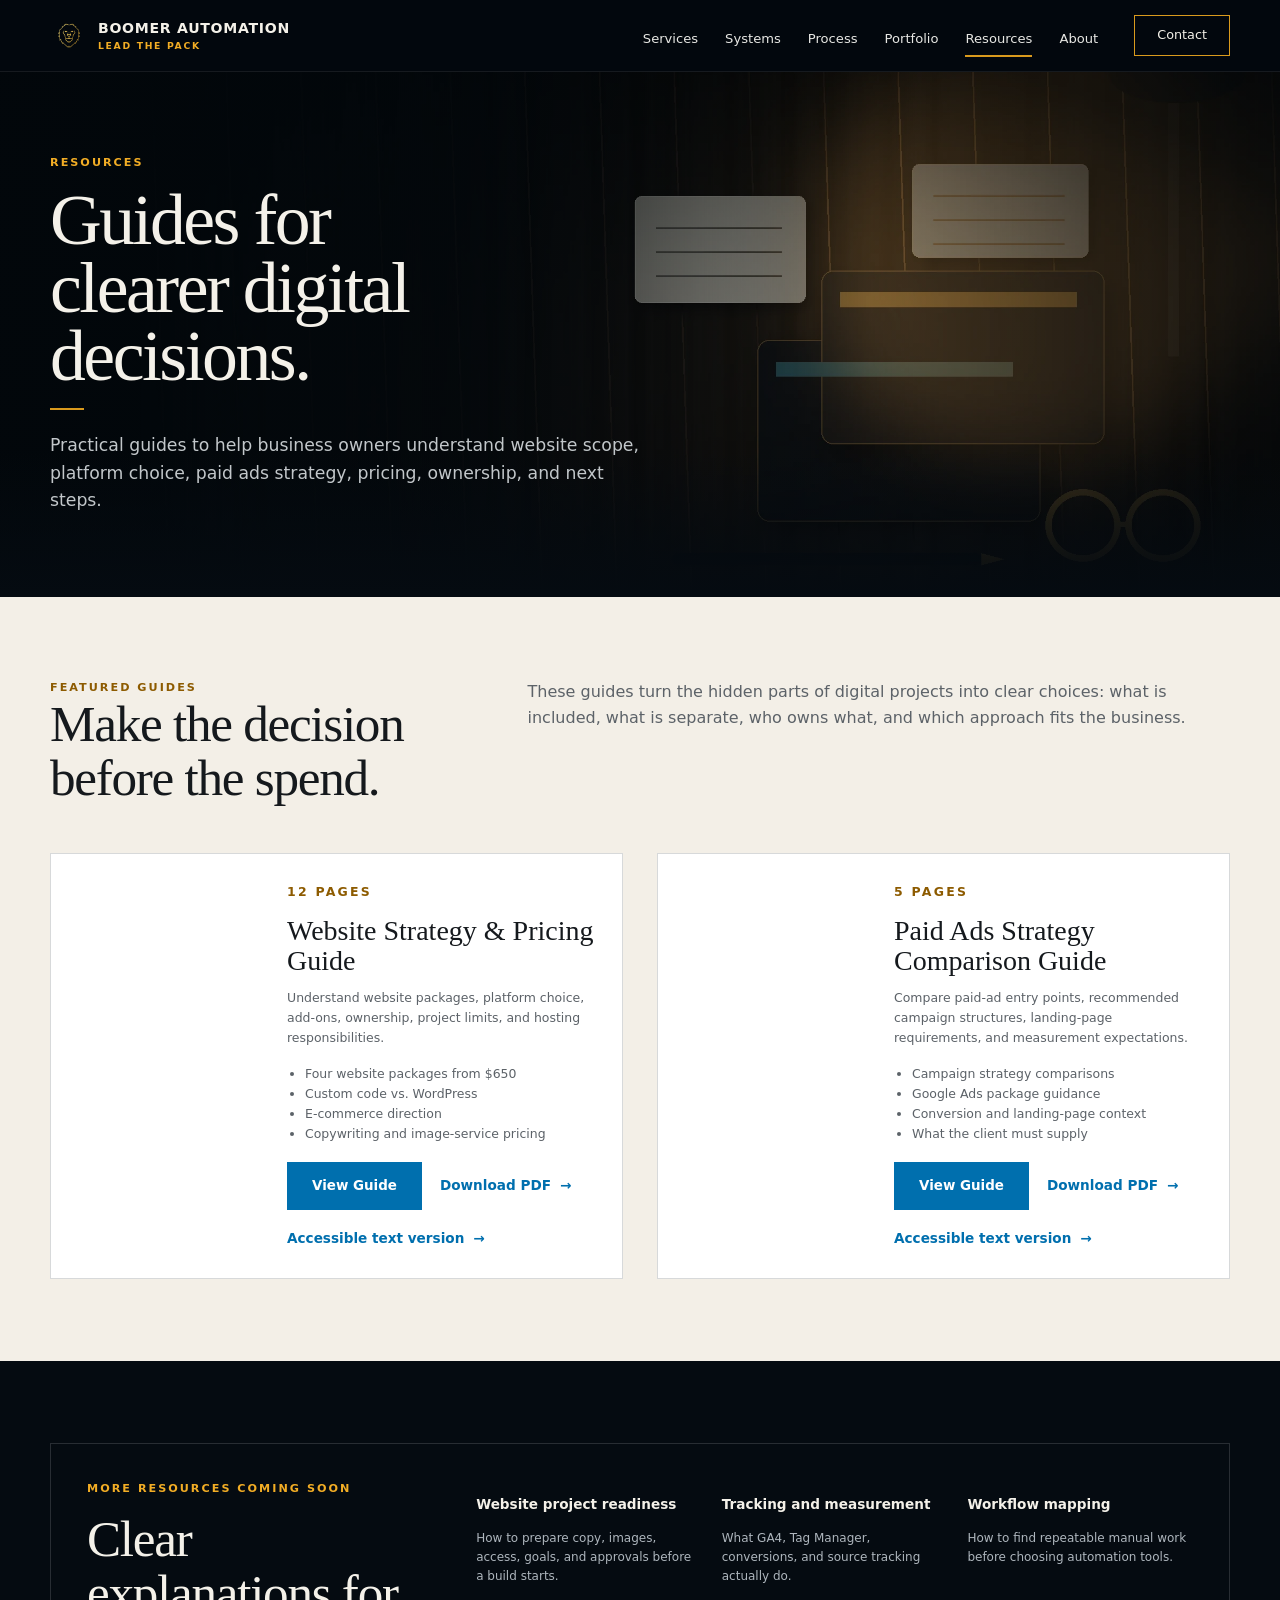
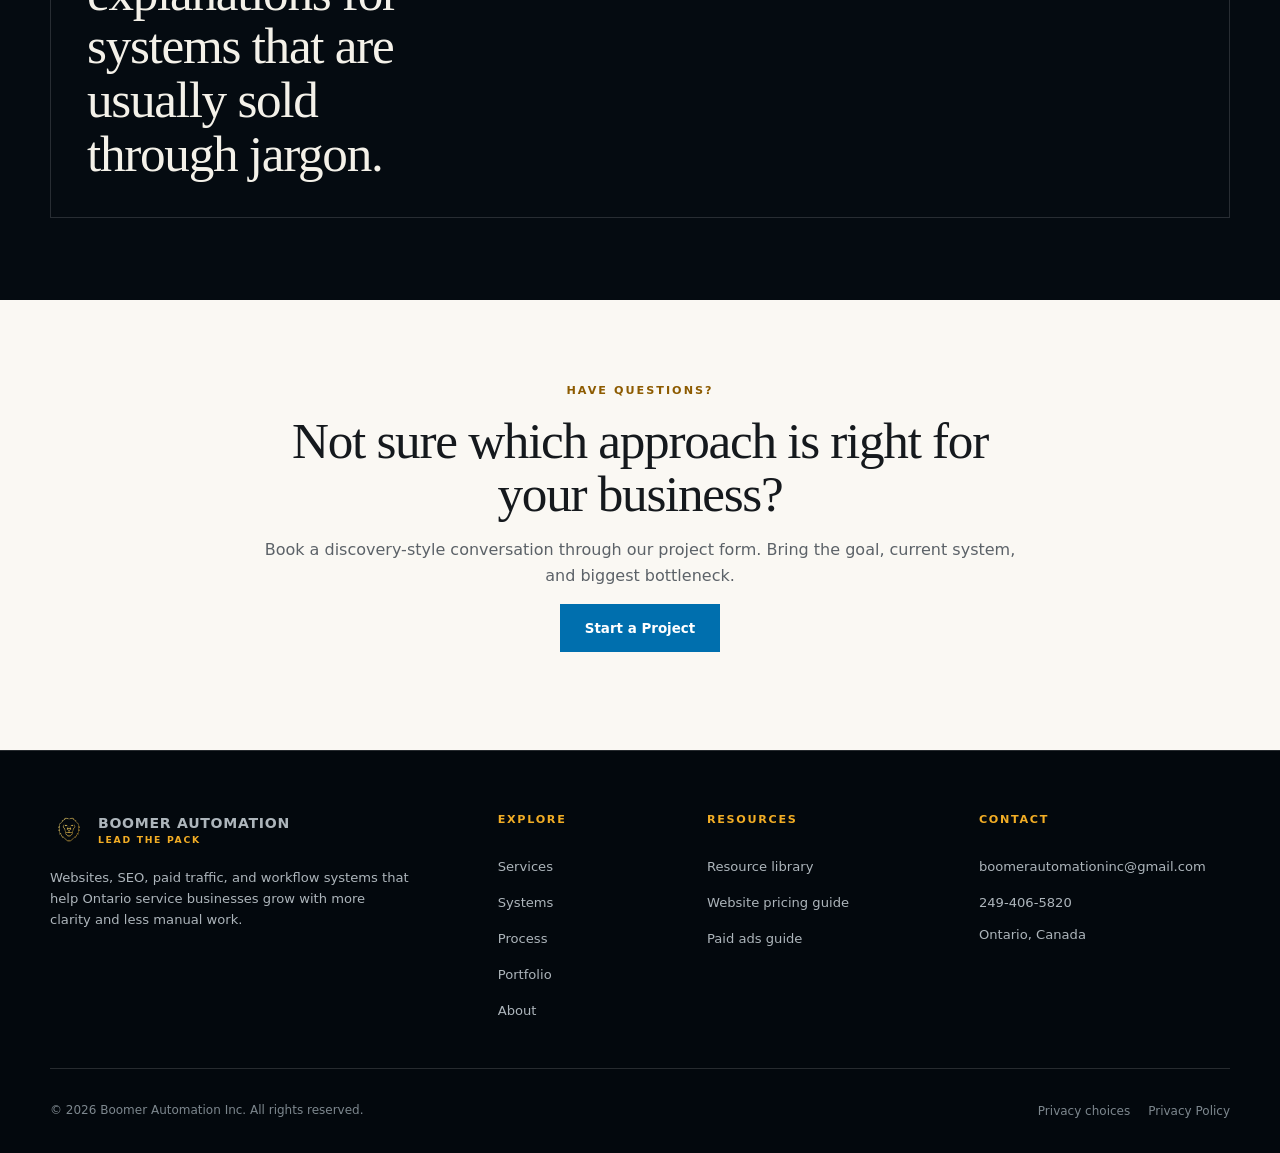
<file: resources.html>
<!DOCTYPE html>

<html lang="en-CA"><head>
<meta charset="utf-8"/>
<meta content="width=device-width, initial-scale=1" name="viewport"/>
<meta content="telephone=yes" name="format-detection"/>
<meta content="dark light" name="color-scheme"/>
<title>Website &amp; Paid Ads Guides | Boomer Automation</title>
<meta content="Download practical Boomer Automation guides covering website pricing, platform choice, paid ads strategy, ownership, and project scope." name="description"/>
<meta content="Boomer Automation Inc." name="author"/>
<meta content="Boomer Automation" name="application-name"/>
<meta content="Boomer Automation" name="apple-mobile-web-app-title"/>
<meta content="index, follow, max-image-preview:large, max-snippet:-1, max-video-preview:-1" name="robots"/>
<meta content="index, follow, max-image-preview:large, max-snippet:-1, max-video-preview:-1" name="googlebot"/>
<meta content="#040a10" name="theme-color"/>
<link href="https://boomerautomation.com/resources" rel="canonical"/>
<link href="https://boomerautomation.com/resources" hreflang="en-CA" rel="alternate"/>
<link href="https://boomerautomation.com/resources" hreflang="x-default" rel="alternate"/>
<meta content="CA-ON" name="geo.region"/>
<meta content="Ontario, Canada" name="geo.placename"/>
<meta content="website" property="og:type"/>
<meta content="Boomer Automation Inc." property="og:site_name"/>
<meta content="en_CA" property="og:locale"/>
<meta content="https://boomerautomation.com/resources" property="og:url"/>
<meta content="Website &amp; Paid Ads Guides | Boomer Automation" property="og:title"/>
<meta content="Download practical Boomer Automation guides covering website pricing, platform choice, paid ads strategy, ownership, and project scope." property="og:description"/>
<meta content="https://boomerautomation.com/assets/images/social/boomer-automation-og.jpg" property="og:image"/>
<meta content="https://boomerautomation.com/assets/images/social/boomer-automation-og.jpg" property="og:image:secure_url"/>
<meta content="image/jpeg" property="og:image:type"/>
<meta content="1200" property="og:image:width"/>
<meta content="630" property="og:image:height"/>
<meta content="Boomer Automation websites, SEO, paid advertising, and workflow systems" property="og:image:alt"/>
<meta content="summary_large_image" name="twitter:card"/>
<meta content="Website &amp; Paid Ads Guides | Boomer Automation" name="twitter:title"/>
<meta content="Download practical Boomer Automation guides covering website pricing, platform choice, paid ads strategy, ownership, and project scope." name="twitter:description"/>
<meta content="https://boomerautomation.com/assets/images/social/boomer-automation-x.jpg" name="twitter:image"/>
<meta content="Boomer Automation websites, SEO, paid advertising, and workflow systems" name="twitter:image:alt"/>
<link href="assets/icons/favicon.ico" rel="icon" sizes="any"/>
<link href="assets/icons/favicon-32.png" rel="icon" sizes="32x32" type="image/png"/>
<link href="assets/icons/favicon-48.png" rel="icon" sizes="48x48" type="image/png"/>
<link href="assets/icons/favicon-16.png" rel="icon" sizes="16x16" type="image/png"/>
<link href="assets/icons/apple-touch-icon.png" rel="apple-touch-icon"/>
<link href="site.webmanifest" rel="manifest"/>
<link as="image" fetchpriority="high" href="assets/images/banners/resources-hero.v1.webp" rel="preload" type="image/webp"/>
<link href="assets/css/global.v4.css" rel="stylesheet"/>
<link href="assets/css/resources.v2.css" rel="stylesheet"/>
<script type="application/ld+json">{"@context":"https://schema.org","@graph":[{"@type":"Organization","@id":"https://boomerautomation.com/#organization","name":"Boomer Automation Inc.","alternateName":"Boomer Automation","url":"https://boomerautomation.com/","logo":{"@id":"https://boomerautomation.com/#logo"},"image":{"@id":"https://boomerautomation.com/#logo"},"email":"boomerautomationinc@gmail.com","telephone":"+1-249-406-5820","contactPoint":{"@type":"ContactPoint","contactType":"sales and project inquiries","telephone":"+1-249-406-5820","email":"boomerautomationinc@gmail.com","areaServed":"CA-ON","availableLanguage":["English"]},"address":{"@type":"PostalAddress","addressRegion":"ON","addressCountry":"CA"},"areaServed":{"@type":"AdministrativeArea","name":"Ontario, Canada"},"knowsAbout":["Custom website development","WordPress websites","E-commerce websites","Search engine optimization","Google Ads","Lead capture systems","Workflow automation","Conversion tracking"]},{"@type":"WebSite","@id":"https://boomerautomation.com/#website","url":"https://boomerautomation.com/","name":"Boomer Automation","alternateName":"Boomer Automation Inc.","publisher":{"@id":"https://boomerautomation.com/#organization"},"inLanguage":"en-CA"},{"@type":"ImageObject","@id":"https://boomerautomation.com/#logo","url":"https://boomerautomation.com/assets/images/brand/boomer-automation-mark.png","contentUrl":"https://boomerautomation.com/assets/images/brand/boomer-automation-mark.png","width":128,"height":128,"caption":"Boomer Automation lion mark"},{"@type":"ImageObject","@id":"https://boomerautomation.com/resources#primaryimage","url":"https://boomerautomation.com/assets/images/banners/resources-hero.v1.webp","contentUrl":"https://boomerautomation.com/assets/images/banners/resources-hero.v1.webp","width":2400,"height":1200,"caption":"Boomer Automation website strategy and paid advertising resource guides"},{"@type":"CollectionPage","@id":"https://boomerautomation.com/resources#webpage","url":"https://boomerautomation.com/resources","name":"Website & Paid Ads Guides | Boomer Automation","description":"Download practical Boomer Automation guides covering website pricing, platform choice, paid ads strategy, ownership, and project scope.","inLanguage":"en-CA","isPartOf":{"@id":"https://boomerautomation.com/#website"},"about":{"@id":"https://boomerautomation.com/#organization"},"publisher":{"@id":"https://boomerautomation.com/#organization"},"primaryImageOfPage":{"@id":"https://boomerautomation.com/resources#primaryimage"},"image":{"@id":"https://boomerautomation.com/resources#primaryimage"},"dateModified":"2026-08-05","isAccessibleForFree":true,"breadcrumb":{"@id":"https://boomerautomation.com/resources#breadcrumb"},"mainEntity":{"@id":"https://boomerautomation.com/resources#resource-list"}},{"@type":"BreadcrumbList","@id":"https://boomerautomation.com/resources#breadcrumb","itemListElement":[{"@type":"ListItem","position":1,"name":"Home","item":"https://boomerautomation.com/"},{"@type":"ListItem","position":2,"name":"Resources","item":"https://boomerautomation.com/resources"}]},{"@type":"ItemList","@id":"https://boomerautomation.com/resources#resource-list","name":"Boomer Automation strategy guides","numberOfItems":2,"itemListElement":[{"@type":"ListItem","position":1,"item":{"@type":"DigitalDocument","@id":"https://boomerautomation.com/assets/docs/boomer-automation-website-strategy-pricing-guide.pdf","name":"Website Strategy & Pricing Guide","description":"Website packages, platform comparisons, add-ons, ownership, project process, and commercial terms from Boomer Automation.","url":"https://boomerautomation.com/assets/docs/boomer-automation-website-strategy-pricing-guide.pdf","contentUrl":"https://boomerautomation.com/assets/docs/boomer-automation-website-strategy-pricing-guide.pdf","thumbnailUrl":"https://boomerautomation.com/assets/images/resources/website-strategy-guide.webp","encodingFormat":"application/pdf","inLanguage":"en-CA","isAccessibleForFree":true,"numberOfPages":12,"publisher":{"@id":"https://boomerautomation.com/#organization"},"dateModified":"2026-08-05"}},{"@type":"ListItem","position":2,"item":{"@type":"DigitalDocument","@id":"https://boomerautomation.com/assets/docs/boomer-automation-paid-ads-strategy-comparison-guide.pdf","name":"Paid Ads Strategy Comparison Guide","description":"A practical comparison of entry, recommended, and premium paid advertising approaches from Boomer Automation.","url":"https://boomerautomation.com/assets/docs/boomer-automation-paid-ads-strategy-comparison-guide.pdf","contentUrl":"https://boomerautomation.com/assets/docs/boomer-automation-paid-ads-strategy-comparison-guide.pdf","thumbnailUrl":"https://boomerautomation.com/assets/images/resources/paid-ads-guide.webp","encodingFormat":"application/pdf","inLanguage":"en-CA","isAccessibleForFree":true,"numberOfPages":5,"publisher":{"@id":"https://boomerautomation.com/#organization"},"dateModified":"2026-08-05"}}]}]}</script>
<script defer="" src="assets/js/site-shell.v2.js"></script>
<script defer="" src="assets/js/global.v3.js"></script>

</head>
<body data-page="resources"><div id="siteHeaderMount"></div><main id="main-content" tabindex="-1"><section class="page-hero resources-hero"><div class="shell"><div class="hero-content reveal"><p class="eyebrow">Resources</p><h1 class="display">Guides for<br/>clearer digital decisions.</h1><p class="hero-copy">Practical guides to help business owners understand website scope, platform choice, paid ads strategy, pricing, ownership, and next steps.</p></div></div></section>
<section class="section paper"><div class="shell"><div class="section-heading"><div><p class="eyebrow" style="color:#8d5b00">Featured guides</p><h2>Make the decision before the spend.</h2></div><p>These guides turn the hidden parts of digital projects into clear choices: what is included, what is separate, who owns what, and which approach fits the business.</p></div><div class="guide-grid"><article class="guide-card reveal"><img alt="Website Strategy and Pricing Guide cover" decoding="async" height="720" loading="lazy" src="assets/images/resources/website-strategy-guide.webp" width="520"/><div><p class="eyebrow" style="color:#8d5b00">12 pages</p><h2>Website Strategy &amp; Pricing Guide</h2><p>Understand website packages, platform choice, add-ons, ownership, project limits, and hosting responsibilities.</p><ul><li>Four website packages from $650</li><li>Custom code vs. WordPress</li><li>E-commerce direction</li><li>Copywriting and image-service pricing</li></ul><div class="guide-actions"><a class="button button-primary" href="assets/docs/boomer-automation-website-strategy-pricing-guide.pdf" rel="noopener" target="_blank">View Guide<span class="sr-only"> (opens in a new tab)</span></a><a class="arrow-link" download="" href="assets/docs/boomer-automation-website-strategy-pricing-guide.pdf">Download PDF</a><a class="arrow-link" href="assets/docs/boomer-automation-website-strategy-pricing-guide-accessible.txt">Accessible text version</a></div></div></article><article class="guide-card reveal"><img alt="Paid Ads Strategy Comparison Guide cover" decoding="async" height="720" loading="lazy" src="assets/images/resources/paid-ads-guide.webp" width="520"/><div><p class="eyebrow" style="color:#8d5b00">5 pages</p><h2>Paid Ads Strategy Comparison Guide</h2><p>Compare paid-ad entry points, recommended campaign structures, landing-page requirements, and measurement expectations.</p><ul><li>Campaign strategy comparisons</li><li>Google Ads package guidance</li><li>Conversion and landing-page context</li><li>What the client must supply</li></ul><div class="guide-actions"><a class="button button-primary" href="assets/docs/boomer-automation-paid-ads-strategy-comparison-guide.pdf" rel="noopener" target="_blank">View Guide<span class="sr-only"> (opens in a new tab)</span></a><a class="arrow-link" download="" href="assets/docs/boomer-automation-paid-ads-strategy-comparison-guide.pdf">Download PDF</a><a class="arrow-link" href="assets/docs/boomer-automation-paid-ads-strategy-comparison-guide-accessible.txt">Accessible text version</a></div></div></article></div></div></section>
<section class="section dark"><div class="shell coming-panel"><div><p class="eyebrow">More resources coming soon</p><h2 class="section-title">Clear explanations for systems that are usually sold through jargon.</h2></div><div class="coming-list"><article><h3>Website project readiness</h3><p>How to prepare copy, images, access, goals, and approvals before a build starts.</p></article><article><h3>Tracking and measurement</h3><p>What GA4, Tag Manager, conversions, and source tracking actually do.</p></article><article><h3>Workflow mapping</h3><p>How to find repeatable manual work before choosing automation tools.</p></article></div></div></section>
<section class="section paper-light"><div class="shell" style="text-align:center;max-width:760px"><p class="eyebrow" style="color:#8d5b00">Have questions?</p><h2 class="section-title">Not sure which approach is right for your business?</h2><p class="muted">Book a discovery-style conversation through our project form. Bring the goal, current system, and biggest bottleneck.</p><p><a class="button button-primary" href="/contact">Start a Project</a></p></div></section></main><div id="siteFooterMount"></div></body></html>
</file>
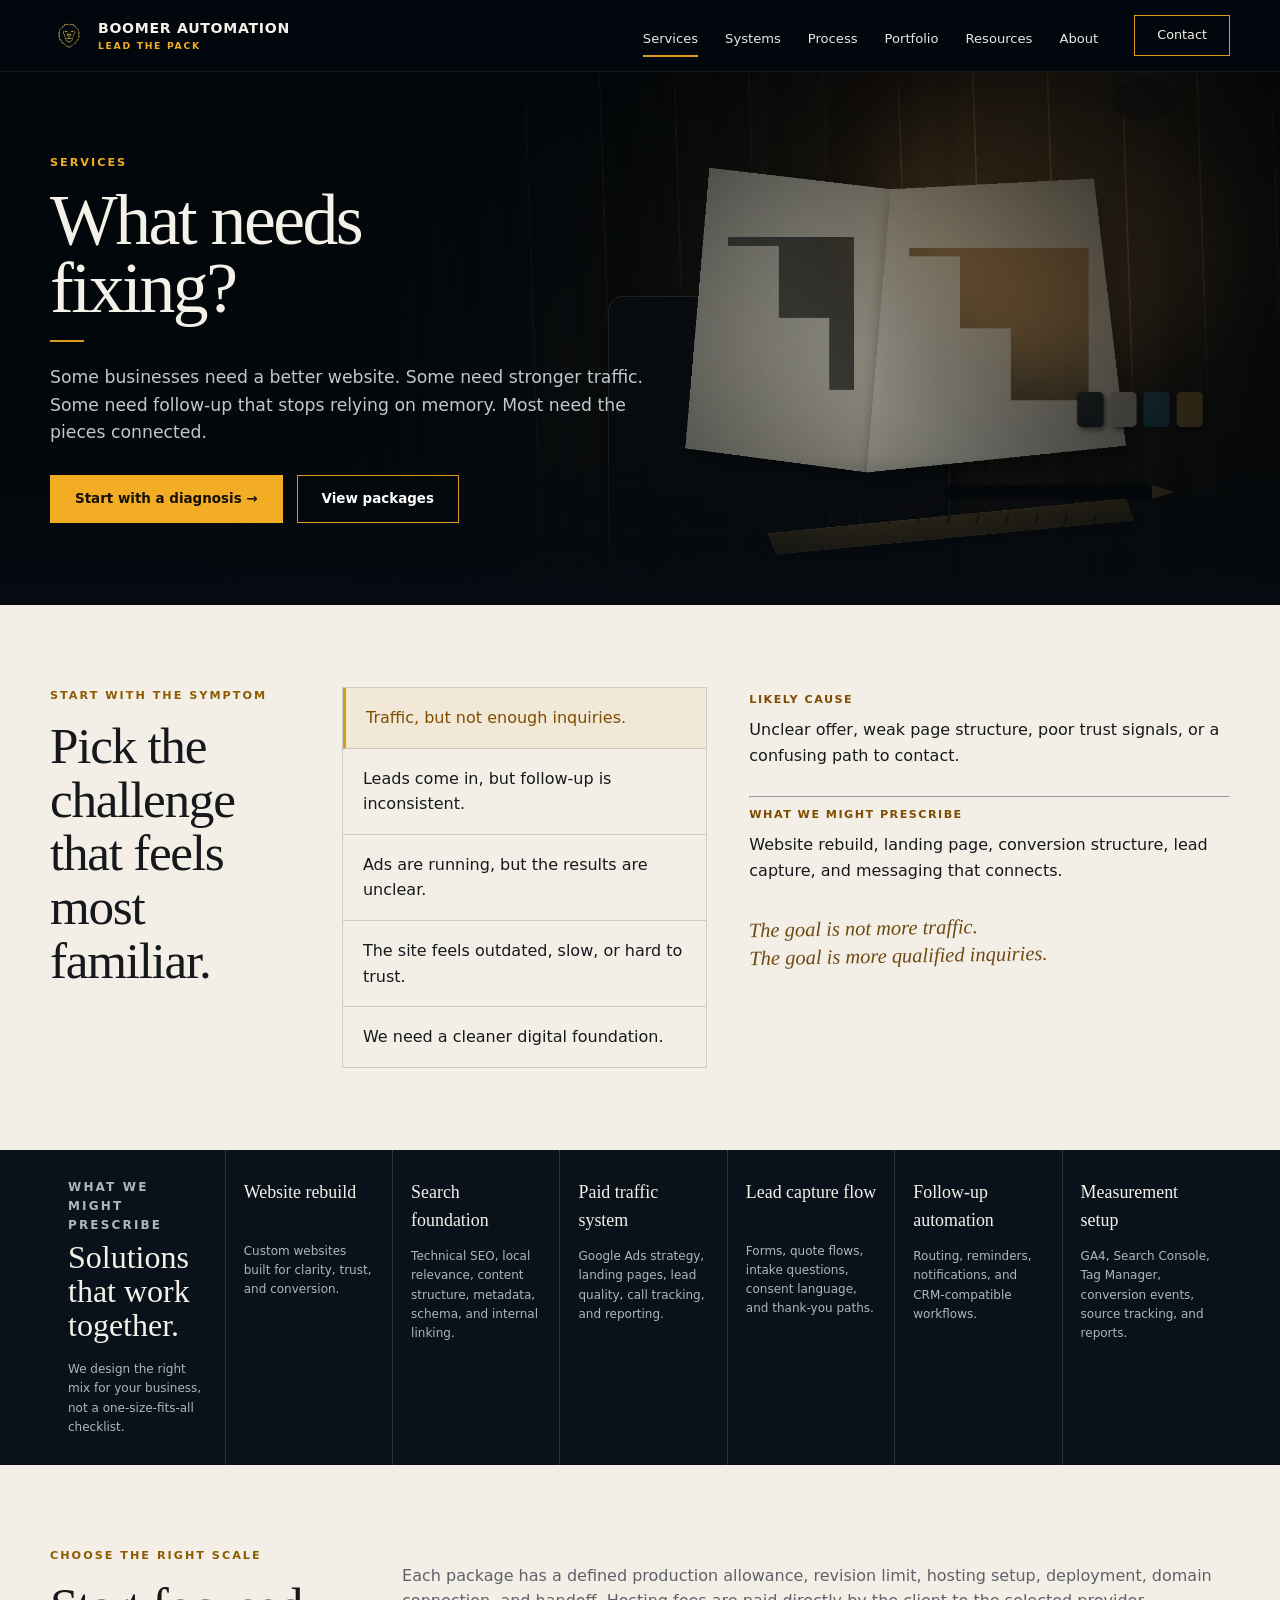
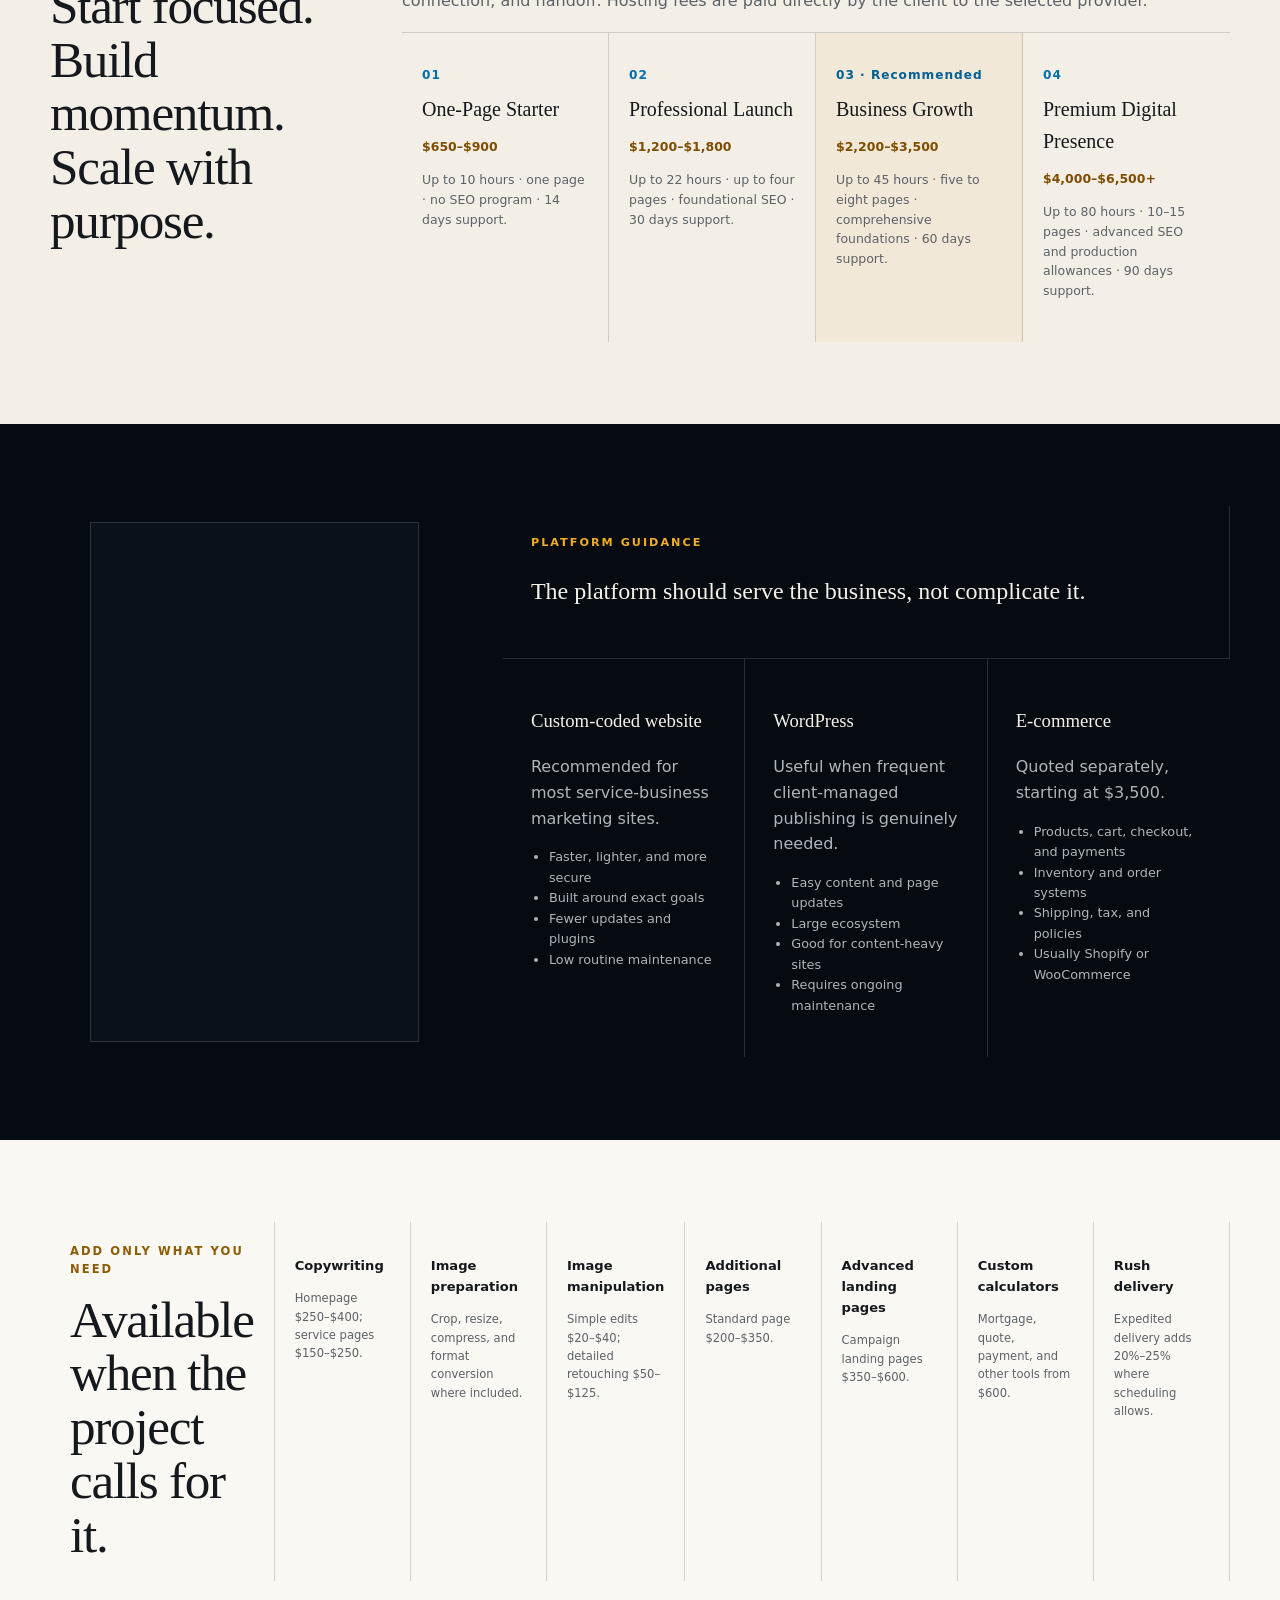
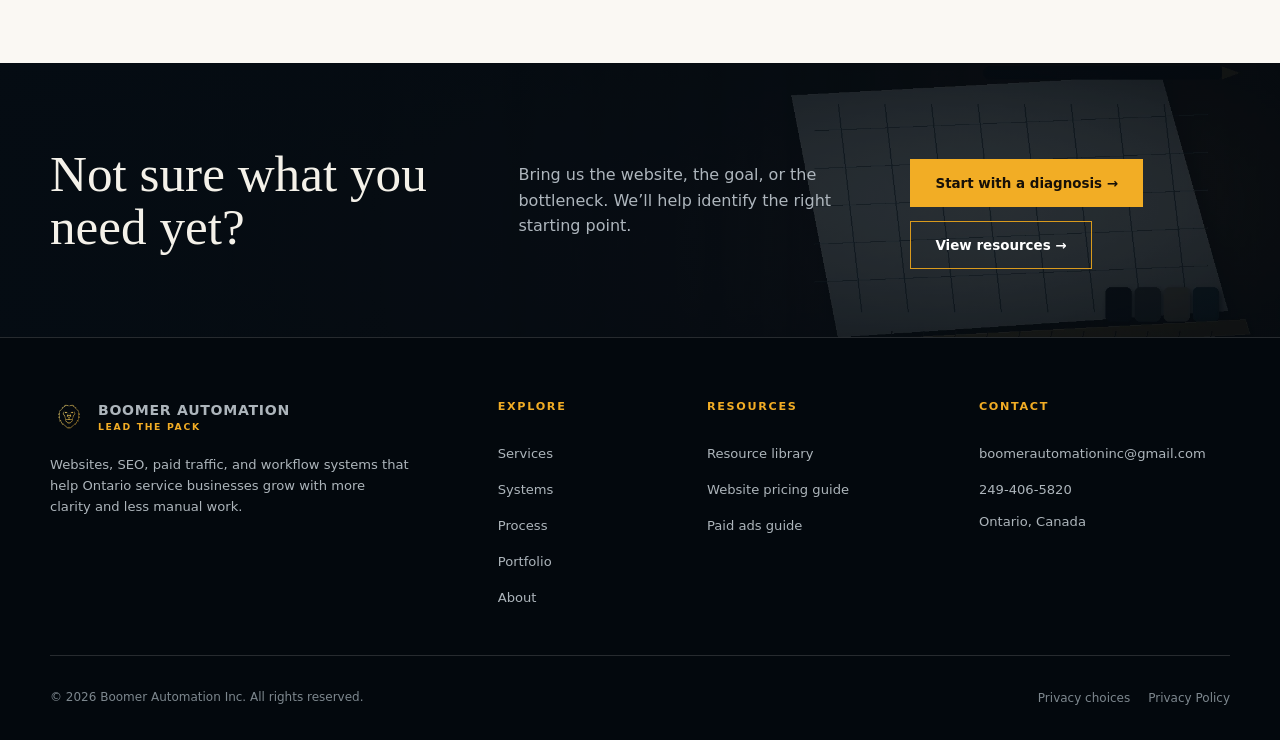
<file: services.html>
<!DOCTYPE html>

<html lang="en-CA"><head>
<meta charset="utf-8"/>
<meta content="width=device-width, initial-scale=1" name="viewport"/>
<meta content="telephone=yes" name="format-detection"/>
<meta content="dark light" name="color-scheme"/>
<title>Website, SEO, Google Ads &amp; Automation | Boomer Automation</title>
<meta content="Explore custom websites, SEO, Google Ads, lead capture, tracking, and workflow automation services for Ontario businesses." name="description"/>
<meta content="Boomer Automation Inc." name="author"/>
<meta content="Boomer Automation" name="application-name"/>
<meta content="Boomer Automation" name="apple-mobile-web-app-title"/>
<meta content="index, follow, max-image-preview:large, max-snippet:-1, max-video-preview:-1" name="robots"/>
<meta content="index, follow, max-image-preview:large, max-snippet:-1, max-video-preview:-1" name="googlebot"/>
<meta content="#040a10" name="theme-color"/>
<link href="https://boomerautomation.com/services" rel="canonical"/>
<link href="https://boomerautomation.com/services" hreflang="en-CA" rel="alternate"/>
<link href="https://boomerautomation.com/services" hreflang="x-default" rel="alternate"/>
<meta content="CA-ON" name="geo.region"/>
<meta content="Ontario, Canada" name="geo.placename"/>
<meta content="website" property="og:type"/>
<meta content="Boomer Automation Inc." property="og:site_name"/>
<meta content="en_CA" property="og:locale"/>
<meta content="https://boomerautomation.com/services" property="og:url"/>
<meta content="Website, SEO, Google Ads &amp; Automation | Boomer Automation" property="og:title"/>
<meta content="Explore custom websites, SEO, Google Ads, lead capture, tracking, and workflow automation services for Ontario businesses." property="og:description"/>
<meta content="https://boomerautomation.com/assets/images/social/boomer-automation-og.jpg" property="og:image"/>
<meta content="https://boomerautomation.com/assets/images/social/boomer-automation-og.jpg" property="og:image:secure_url"/>
<meta content="image/jpeg" property="og:image:type"/>
<meta content="1200" property="og:image:width"/>
<meta content="630" property="og:image:height"/>
<meta content="Boomer Automation websites, SEO, paid advertising, and workflow systems" property="og:image:alt"/>
<meta content="summary_large_image" name="twitter:card"/>
<meta content="Website, SEO, Google Ads &amp; Automation | Boomer Automation" name="twitter:title"/>
<meta content="Explore custom websites, SEO, Google Ads, lead capture, tracking, and workflow automation services for Ontario businesses." name="twitter:description"/>
<meta content="https://boomerautomation.com/assets/images/social/boomer-automation-x.jpg" name="twitter:image"/>
<meta content="Boomer Automation websites, SEO, paid advertising, and workflow systems" name="twitter:image:alt"/>
<link href="assets/icons/favicon.ico" rel="icon" sizes="any"/>
<link href="assets/icons/favicon-32.png" rel="icon" sizes="32x32" type="image/png"/>
<link href="assets/icons/favicon-48.png" rel="icon" sizes="48x48" type="image/png"/>
<link href="assets/icons/favicon-16.png" rel="icon" sizes="16x16" type="image/png"/>
<link href="assets/icons/apple-touch-icon.png" rel="apple-touch-icon"/>
<link href="site.webmanifest" rel="manifest"/>
<link as="image" fetchpriority="high" href="assets/images/banners/services-hero.v1.webp" rel="preload" type="image/webp"/>
<link href="assets/css/global.v4.css" rel="stylesheet"/>
<link href="assets/css/services.v4.css" rel="stylesheet"/>
<script type="application/ld+json">{"@context":"https://schema.org","@graph":[{"@type":"Organization","@id":"https://boomerautomation.com/#organization","name":"Boomer Automation Inc.","alternateName":"Boomer Automation","url":"https://boomerautomation.com/","logo":{"@id":"https://boomerautomation.com/#logo"},"image":{"@id":"https://boomerautomation.com/#logo"},"email":"boomerautomationinc@gmail.com","telephone":"+1-249-406-5820","contactPoint":{"@type":"ContactPoint","contactType":"sales and project inquiries","telephone":"+1-249-406-5820","email":"boomerautomationinc@gmail.com","areaServed":"CA-ON","availableLanguage":["English"]},"address":{"@type":"PostalAddress","addressRegion":"ON","addressCountry":"CA"},"areaServed":{"@type":"AdministrativeArea","name":"Ontario, Canada"},"knowsAbout":["Custom website development","WordPress websites","E-commerce websites","Search engine optimization","Google Ads","Lead capture systems","Workflow automation","Conversion tracking"]},{"@type":"WebSite","@id":"https://boomerautomation.com/#website","url":"https://boomerautomation.com/","name":"Boomer Automation","alternateName":"Boomer Automation Inc.","publisher":{"@id":"https://boomerautomation.com/#organization"},"inLanguage":"en-CA"},{"@type":"ImageObject","@id":"https://boomerautomation.com/#logo","url":"https://boomerautomation.com/assets/images/brand/boomer-automation-mark.png","contentUrl":"https://boomerautomation.com/assets/images/brand/boomer-automation-mark.png","width":128,"height":128,"caption":"Boomer Automation lion mark"},{"@type":"ImageObject","@id":"https://boomerautomation.com/services#primaryimage","url":"https://boomerautomation.com/assets/images/banners/services-hero.v1.webp","contentUrl":"https://boomerautomation.com/assets/images/banners/services-hero.v1.webp","width":2400,"height":1200,"caption":"Boomer Automation service diagnosis and digital growth planning workspace"},{"@type":"CollectionPage","@id":"https://boomerautomation.com/services#webpage","url":"https://boomerautomation.com/services","name":"Website, SEO, Google Ads & Automation | Boomer Automation","description":"Explore custom websites, SEO, Google Ads, lead capture, tracking, and workflow automation services for Ontario businesses.","inLanguage":"en-CA","isPartOf":{"@id":"https://boomerautomation.com/#website"},"about":{"@id":"https://boomerautomation.com/#organization"},"publisher":{"@id":"https://boomerautomation.com/#organization"},"primaryImageOfPage":{"@id":"https://boomerautomation.com/services#primaryimage"},"image":{"@id":"https://boomerautomation.com/services#primaryimage"},"dateModified":"2026-08-05","isAccessibleForFree":true,"breadcrumb":{"@id":"https://boomerautomation.com/services#breadcrumb"},"mainEntity":{"@id":"https://boomerautomation.com/services#service-list"}},{"@type":"BreadcrumbList","@id":"https://boomerautomation.com/services#breadcrumb","itemListElement":[{"@type":"ListItem","position":1,"name":"Home","item":"https://boomerautomation.com/"},{"@type":"ListItem","position":2,"name":"Services","item":"https://boomerautomation.com/services"}]},{"@type":"ItemList","@id":"https://boomerautomation.com/services#service-list","name":"Boomer Automation services","numberOfItems":6,"itemListElement":[{"@type":"ListItem","position":1,"item":{"@type":"Service","@id":"https://boomerautomation.com/services#service-1","name":"Custom Websites","description":"Custom-coded, WordPress, and e-commerce websites built for speed, usability, conversion, and ownership.","url":"https://boomerautomation.com/services","provider":{"@id":"https://boomerautomation.com/#organization"},"areaServed":{"@type":"AdministrativeArea","name":"Ontario, Canada"},"availableChannel":{"@type":"ServiceChannel","serviceUrl":"https://boomerautomation.com/contact"}}},{"@type":"ListItem","position":2,"item":{"@type":"Service","@id":"https://boomerautomation.com/services#service-2","name":"Search Engine Optimization","description":"Technical SEO foundations, on-page structure, local visibility, and content guidance for qualified organic discovery.","url":"https://boomerautomation.com/services","provider":{"@id":"https://boomerautomation.com/#organization"},"areaServed":{"@type":"AdministrativeArea","name":"Ontario, Canada"},"availableChannel":{"@type":"ServiceChannel","serviceUrl":"https://boomerautomation.com/contact"}}},{"@type":"ListItem","position":3,"item":{"@type":"Service","@id":"https://boomerautomation.com/services#service-3","name":"Google Ads","description":"Search campaigns, landing-page alignment, conversion tracking, and ongoing campaign optimization.","url":"https://boomerautomation.com/services","provider":{"@id":"https://boomerautomation.com/#organization"},"areaServed":{"@type":"AdministrativeArea","name":"Ontario, Canada"},"availableChannel":{"@type":"ServiceChannel","serviceUrl":"https://boomerautomation.com/contact"}}},{"@type":"ListItem","position":4,"item":{"@type":"Service","@id":"https://boomerautomation.com/services#service-4","name":"Lead Capture Systems","description":"Forms, funnels, routing logic, and immediate response systems that help prevent opportunities from being missed.","url":"https://boomerautomation.com/services","provider":{"@id":"https://boomerautomation.com/#organization"},"areaServed":{"@type":"AdministrativeArea","name":"Ontario, Canada"},"availableChannel":{"@type":"ServiceChannel","serviceUrl":"https://boomerautomation.com/contact"}}},{"@type":"ListItem","position":5,"item":{"@type":"Service","@id":"https://boomerautomation.com/services#service-5","name":"Workflow Automation","description":"CRM-compatible workflows, notifications, reminders, handoffs, and repetitive-process automation.","url":"https://boomerautomation.com/services","provider":{"@id":"https://boomerautomation.com/#organization"},"areaServed":{"@type":"AdministrativeArea","name":"Ontario, Canada"},"availableChannel":{"@type":"ServiceChannel","serviceUrl":"https://boomerautomation.com/contact"}}},{"@type":"ListItem","position":6,"item":{"@type":"Service","@id":"https://boomerautomation.com/services#service-6","name":"Tracking and Reporting","description":"Analytics, conversion tracking, reporting, and measurement systems that show what is working.","url":"https://boomerautomation.com/services","provider":{"@id":"https://boomerautomation.com/#organization"},"areaServed":{"@type":"AdministrativeArea","name":"Ontario, Canada"},"availableChannel":{"@type":"ServiceChannel","serviceUrl":"https://boomerautomation.com/contact"}}}]}]}</script>
<script defer="" src="assets/js/site-shell.v2.js"></script>
<script defer="" src="assets/js/global.v3.js"></script>
<script defer="" src="assets/js/services.v2.js"></script>

</head>
<body data-page="services"><div id="siteHeaderMount"></div><main id="main-content" tabindex="-1"><section class="page-hero services-hero"><div class="shell"><div class="hero-content reveal"><p class="eyebrow">Services</p><h1 class="display">What needs<br/>fixing?</h1><p class="hero-copy">Some businesses need a better website. Some need stronger traffic. Some need follow-up that stops relying on memory. Most need the pieces connected.</p><div class="hero-actions"><a class="button button-gold" href="#diagnosis">Start with a diagnosis →</a><a class="button button-secondary" href="#packages">View packages</a></div></div></div></section>
<section class="section paper" id="diagnosis"><div class="shell diagnosis-layout"><div><p class="eyebrow" style="color:#8d5b00">Start with the symptom</p><h2 class="section-title">Pick the challenge that feels most familiar.</h2></div><div aria-label="Business symptoms" aria-orientation="vertical" class="diagnosis-tabs" role="tablist"><button aria-controls="panel-traffic" aria-selected="true" id="tab-traffic" role="tab" tabindex="0">Traffic, but not enough inquiries.</button><button aria-controls="panel-followup" aria-selected="false" id="tab-followup" role="tab" tabindex="-1">Leads come in, but follow-up is inconsistent.</button><button aria-controls="panel-ads" aria-selected="false" id="tab-ads" role="tab" tabindex="-1">Ads are running, but the results are unclear.</button><button aria-controls="panel-site" aria-selected="false" id="tab-site" role="tab" tabindex="-1">The site feels outdated, slow, or hard to trust.</button><button aria-controls="panel-foundation" aria-selected="false" id="tab-foundation" role="tab" tabindex="-1">We need a cleaner digital foundation.</button></div><div><div aria-labelledby="tab-traffic" class="diagnosis-panel" id="panel-traffic" role="tabpanel" tabindex="0"><h3>Likely cause</h3><p>Unclear offer, weak page structure, poor trust signals, or a confusing path to contact.</p><hr/><h3>What we might prescribe</h3><p>Website rebuild, landing page, conversion structure, lead capture, and messaging that connects.</p><p class="hand-note">The goal is not more traffic.<br/>The goal is more qualified inquiries.</p></div><div aria-labelledby="tab-followup" class="diagnosis-panel" hidden="" id="panel-followup" role="tabpanel" tabindex="0"><h3>Likely cause</h3><p>Lead details are scattered, ownership is unclear, and reminders depend on memory.</p><hr/><h3>What we might prescribe</h3><p>Lead routing, internal notifications, follow-up sequences, and CRM-compatible workflow planning.</p></div><div aria-labelledby="tab-ads" class="diagnosis-panel" hidden="" id="panel-ads" role="tabpanel" tabindex="0"><h3>Likely cause</h3><p>Broad targeting, weak conversion tracking, or ad traffic arriving on a generic page.</p><hr/><h3>What we might prescribe</h3><p>Campaign restructuring, landing page alignment, GA4 and Tag Manager events, search-term controls, and call tracking.</p></div><div aria-labelledby="tab-site" class="diagnosis-panel" hidden="" id="panel-site" role="tabpanel" tabindex="0"><h3>Likely cause</h3><p>The website no longer reflects the business, loads poorly on mobile, or leaves visitors unsure what to do next.</p><hr/><h3>What we might prescribe</h3><p>A custom-coded rebuild or WordPress redesign with clearer positioning, stronger trust, and a cleaner inquiry path.</p></div><div aria-labelledby="tab-foundation" class="diagnosis-panel" hidden="" id="panel-foundation" role="tabpanel" tabindex="0"><h3>Likely cause</h3><p>Website, SEO, ads, forms, and reporting were assembled separately without one operating model.</p><hr/><h3>What we might prescribe</h3><p>A phased digital foundation connecting visibility, conversion, follow-up, and measurement.</p></div></div></div></section>
<section class="dark-2"><div class="shell prescriptions"><article><p class="eyebrow">What we might prescribe</p><h2>Solutions that work together.</h2><p>We design the right mix for your business, not a one-size-fits-all checklist.</p></article><article><h3>Website rebuild</h3><p>Custom websites built for clarity, trust, and conversion.</p></article><article><h3>Search foundation</h3><p>Technical SEO, local relevance, content structure, metadata, schema, and internal linking.</p></article><article><h3>Paid traffic system</h3><p>Google Ads strategy, landing pages, lead quality, call tracking, and reporting.</p></article><article><h3>Lead capture flow</h3><p>Forms, quote flows, intake questions, consent language, and thank-you paths.</p></article><article><h3>Follow-up automation</h3><p>Routing, reminders, notifications, and CRM-compatible workflows.</p></article><article><h3>Measurement setup</h3><p>GA4, Search Console, Tag Manager, conversion events, source tracking, and reports.</p></article></div></section>
<section class="section paper" id="packages"><div class="shell"><div class="pricing-intro"><div><p class="eyebrow" style="color:#8d5b00">Choose the right scale</p><h2 class="section-title">Start focused.<br/>Build momentum.<br/>Scale with purpose.</h2></div><div><p class="muted">Each package has a defined production allowance, revision limit, hosting setup, deployment, domain connection, and handoff. Hosting fees are paid directly by the client to the selected provider.</p><div class="pricing-scale"><article class="price-package"><span class="number">01</span><h3>One-Page Starter</h3><p class="price">$650–$900</p><p>Up to 10 hours · one page · no SEO program · 14 days support.</p></article><article class="price-package"><span class="number">02</span><h3>Professional Launch</h3><p class="price">$1,200–$1,800</p><p>Up to 22 hours · up to four pages · foundational SEO · 30 days support.</p></article><article class="price-package recommended"><span class="number">03 · Recommended</span><h3>Business Growth</h3><p class="price">$2,200–$3,500</p><p>Up to 45 hours · five to eight pages · comprehensive foundations · 60 days support.</p></article><article class="price-package"><span class="number">04</span><h3>Premium Digital Presence</h3><p class="price">$4,000–$6,500+</p><p>Up to 80 hours · 10–15 pages · advanced SEO and production allowances · 90 days support.</p></article></div></div></div></div></section>
<section class="section dark"><div class="shell platform-guidance-layout"><figure class="image-frame platform-guidance-media"><img alt="Three physical website-platform paths representing custom-coded, WordPress, and e-commerce approaches" decoding="async" height="1200" loading="lazy" src="assets/images/sections/services-platform-guidance.v1.webp" width="1600"/></figure><div class="platform-grid"><article><p class="eyebrow">Platform guidance</p><h2>The platform should serve the business, not complicate it.</h2></article><article><h3>Custom-coded website</h3><p class="muted">Recommended for most service-business marketing sites.</p><ul><li>Faster, lighter, and more secure</li><li>Built around exact goals</li><li>Fewer updates and plugins</li><li>Low routine maintenance</li></ul></article><article><h3>WordPress</h3><p class="muted">Useful when frequent client-managed publishing is genuinely needed.</p><ul><li>Easy content and page updates</li><li>Large ecosystem</li><li>Good for content-heavy sites</li><li>Requires ongoing maintenance</li></ul></article><article><h3>E-commerce</h3><p class="muted">Quoted separately, starting at $3,500.</p><ul><li>Products, cart, checkout, and payments</li><li>Inventory and order systems</li><li>Shipping, tax, and policies</li><li>Usually Shopify or WooCommerce</li></ul></article></div></div></section>
<section class="section paper-light"><div class="shell addons-grid"><article><p class="eyebrow" style="color:#8d5b00">Add only what you need</p><h2 class="section-title">Available when the project calls for it.</h2></article><article><h3>Copywriting</h3><p>Homepage $250–$400; service pages $150–$250.</p></article><article><h3>Image preparation</h3><p>Crop, resize, compress, and format conversion where included.</p></article><article><h3>Image manipulation</h3><p>Simple edits $20–$40; detailed retouching $50–$125.</p></article><article><h3>Additional pages</h3><p>Standard page $200–$350.</p></article><article><h3>Advanced landing pages</h3><p>Campaign landing pages $350–$600.</p></article><article><h3>Custom calculators</h3><p>Mortgage, quote, payment, and other tools from $600.</p></article><article><h3>Rush delivery</h3><p>Expedited delivery adds 20%–25% where scheduling allows.</p></article></div></section>
<section class="final-cta"><div class="shell final-cta-inner"><h2>Not sure what you need yet?</h2><p class="muted" style="max-width:360px">Bring us the website, the goal, or the bottleneck. We’ll help identify the right starting point.</p><div class="section-actions"><a class="button button-gold" href="/contact">Start with a diagnosis →</a><a class="button button-secondary" href="/resources">View resources →</a></div></div></section></main><div id="siteFooterMount"></div></body></html>
</file>
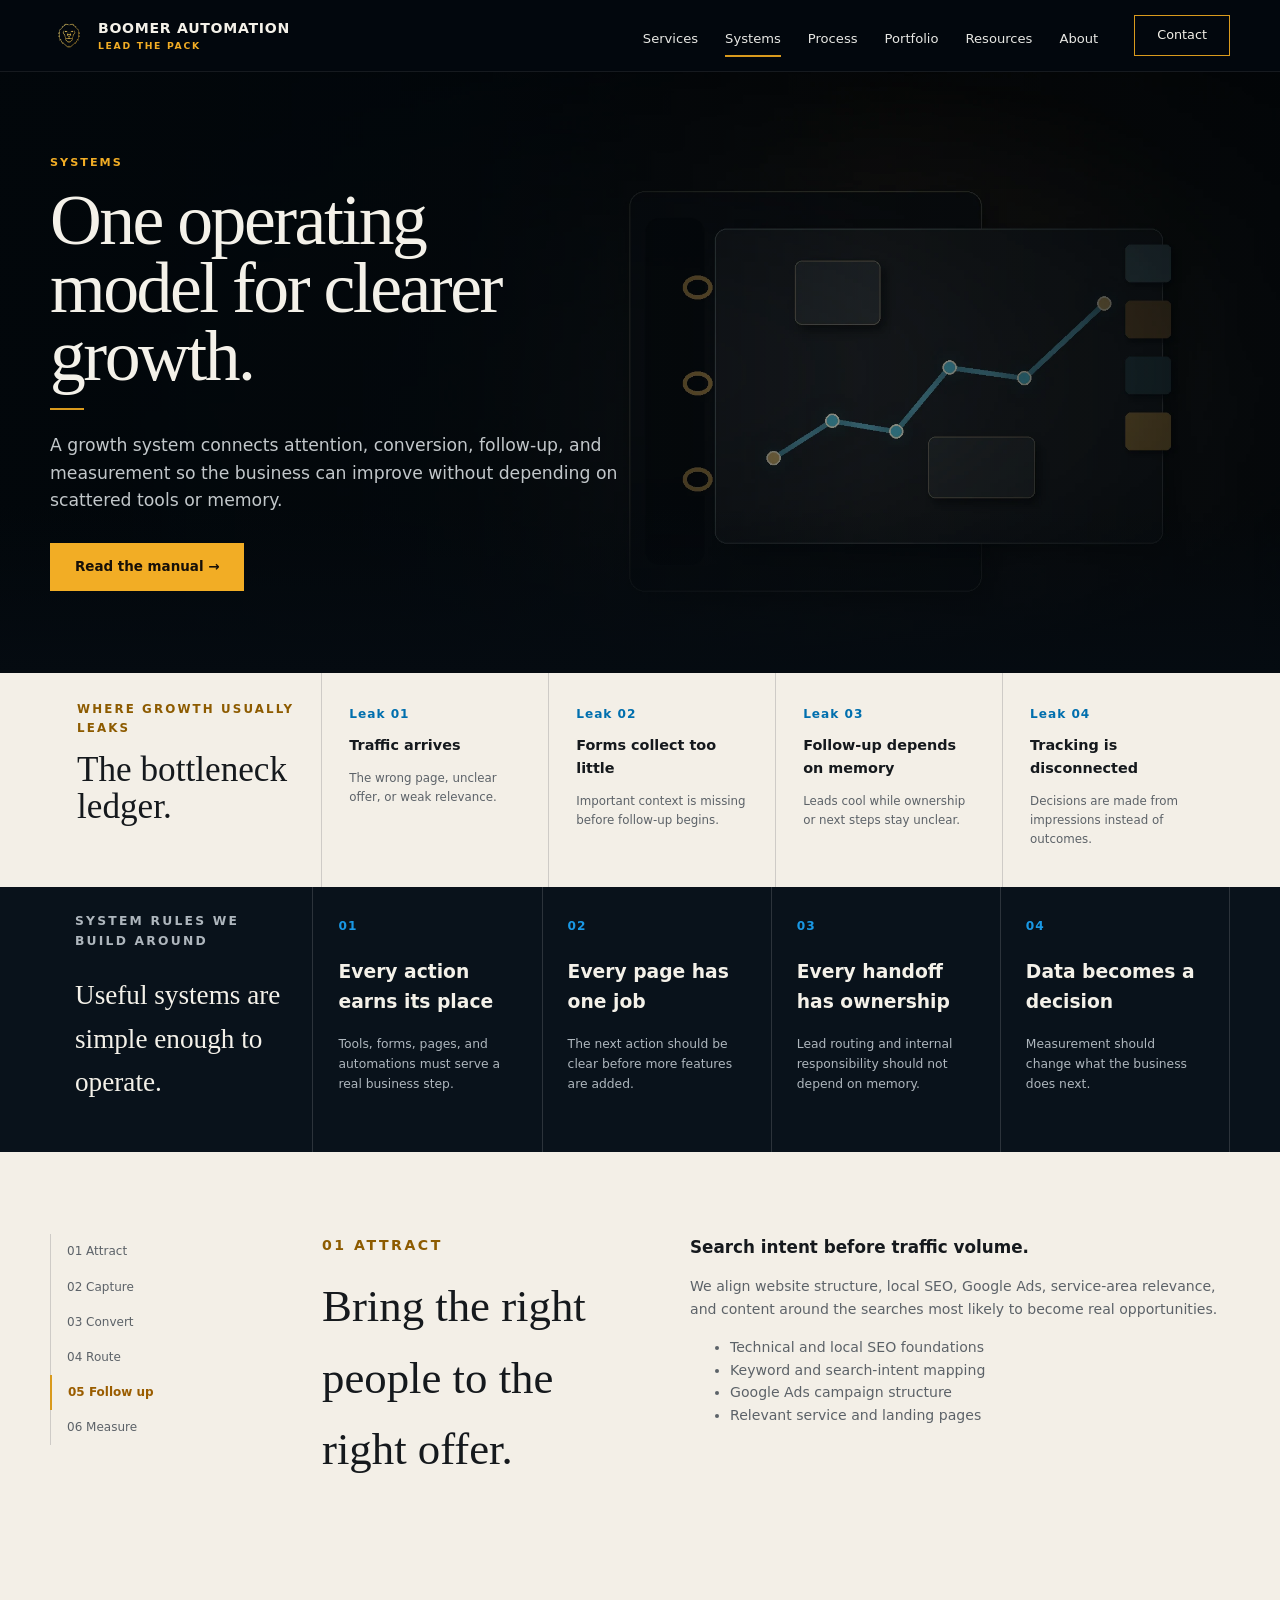
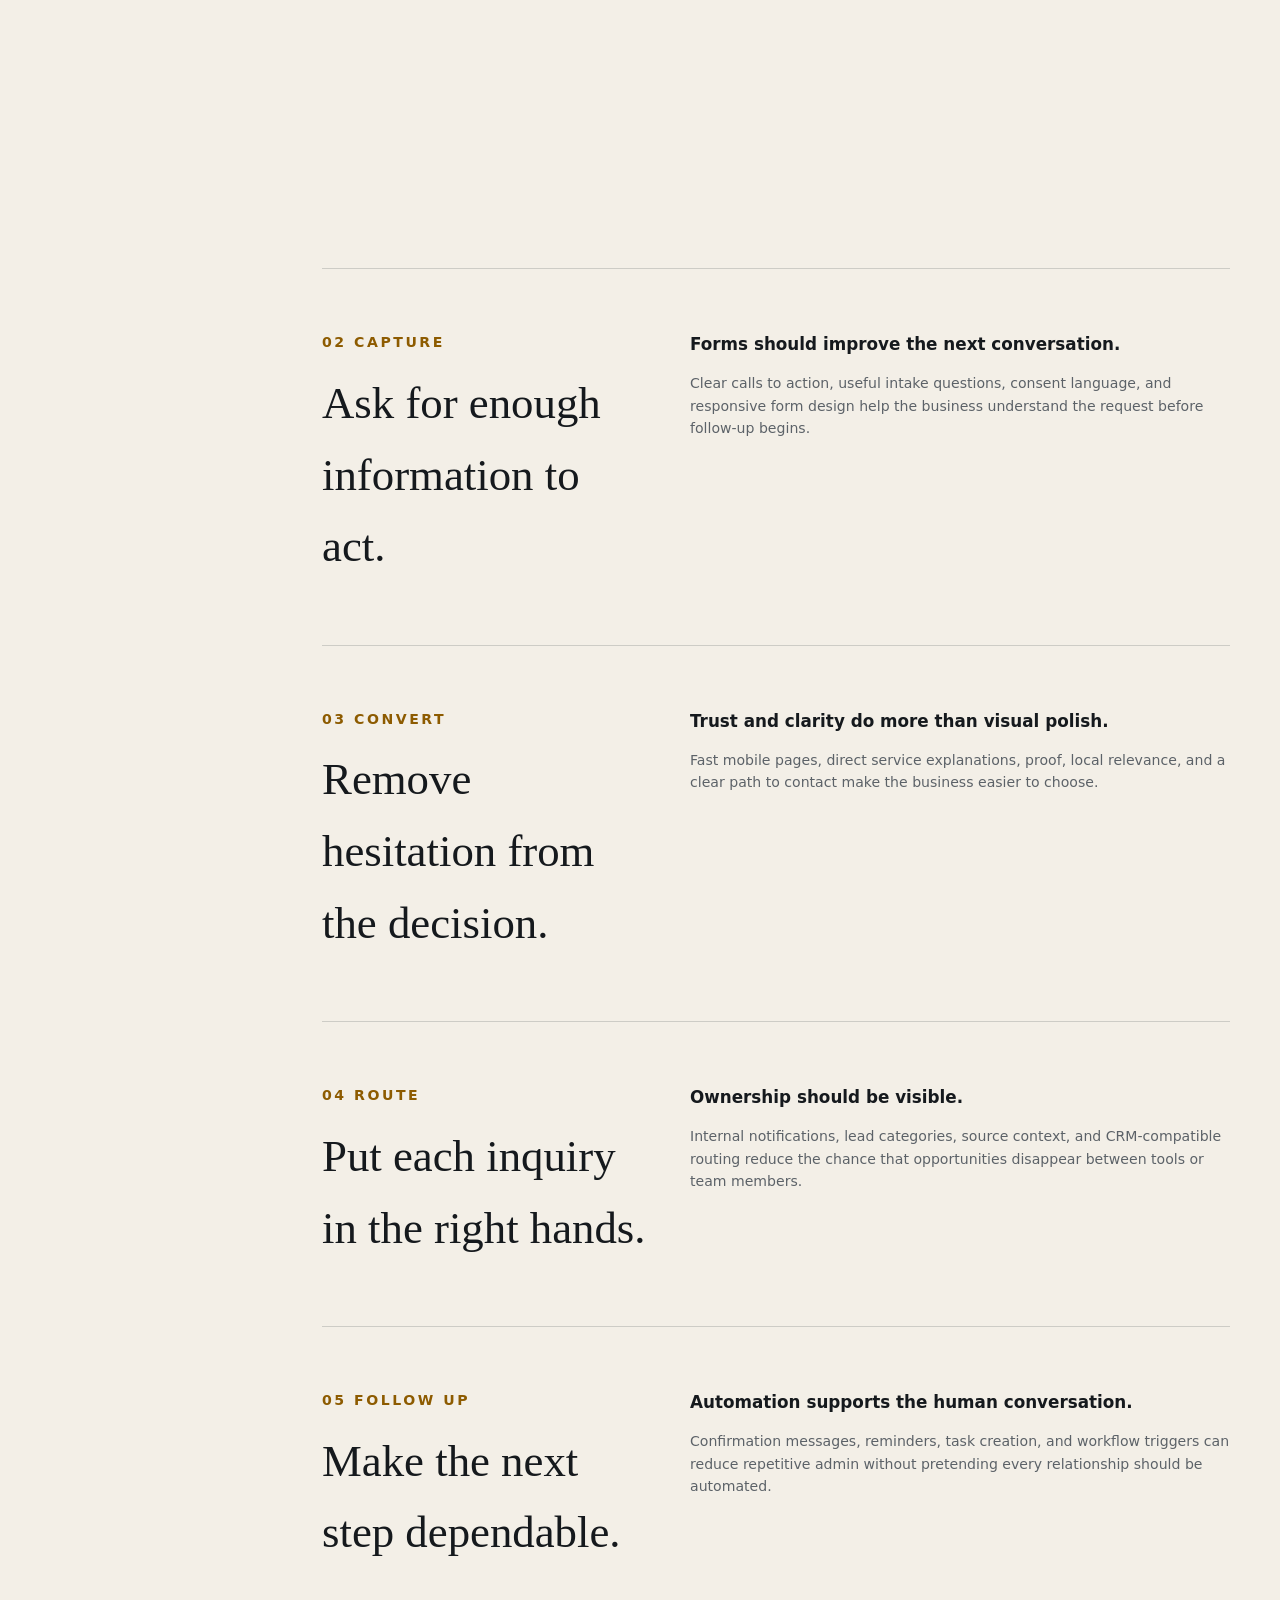
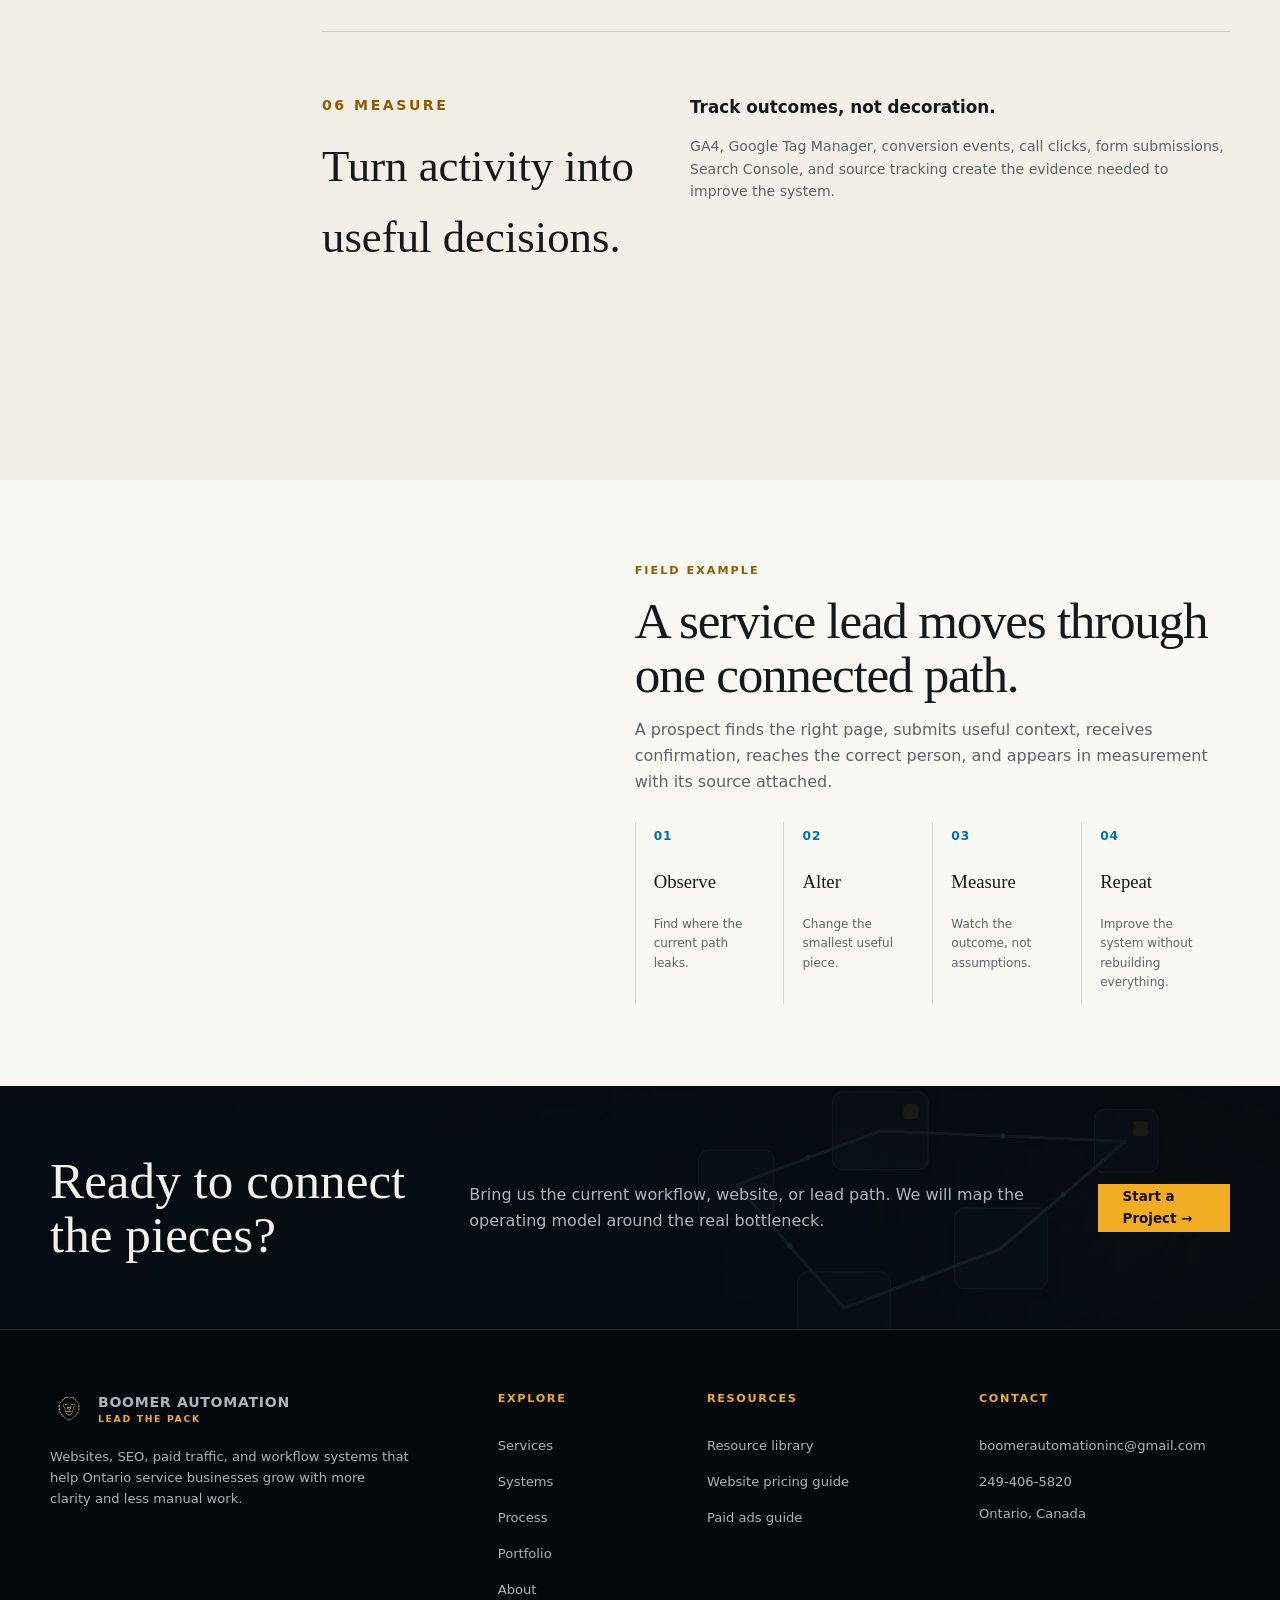
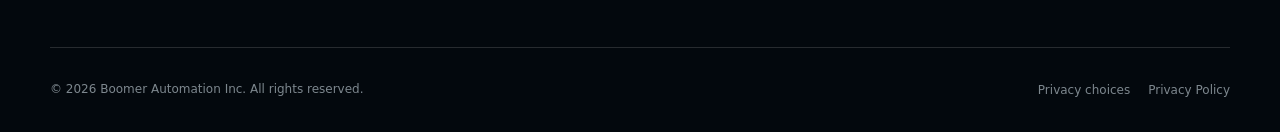
<file: systems.html>
<!DOCTYPE html>

<html lang="en-CA"><head>
<meta charset="utf-8"/>
<meta content="width=device-width, initial-scale=1" name="viewport"/>
<meta content="telephone=yes" name="format-detection"/>
<meta content="dark light" name="color-scheme"/>
<title>Digital Growth Systems | Boomer Automation Inc.</title>
<meta content="See how Boomer Automation connects websites, SEO, paid traffic, lead capture, follow-up, and measurement into one operating model." name="description"/>
<meta content="Boomer Automation Inc." name="author"/>
<meta content="Boomer Automation" name="application-name"/>
<meta content="Boomer Automation" name="apple-mobile-web-app-title"/>
<meta content="index, follow, max-image-preview:large, max-snippet:-1, max-video-preview:-1" name="robots"/>
<meta content="index, follow, max-image-preview:large, max-snippet:-1, max-video-preview:-1" name="googlebot"/>
<meta content="#040a10" name="theme-color"/>
<link href="https://boomerautomation.com/systems" rel="canonical"/>
<link href="https://boomerautomation.com/systems" hreflang="en-CA" rel="alternate"/>
<link href="https://boomerautomation.com/systems" hreflang="x-default" rel="alternate"/>
<meta content="CA-ON" name="geo.region"/>
<meta content="Ontario, Canada" name="geo.placename"/>
<meta content="website" property="og:type"/>
<meta content="Boomer Automation Inc." property="og:site_name"/>
<meta content="en_CA" property="og:locale"/>
<meta content="https://boomerautomation.com/systems" property="og:url"/>
<meta content="Digital Growth Systems | Boomer Automation Inc." property="og:title"/>
<meta content="See how Boomer Automation connects websites, SEO, paid traffic, lead capture, follow-up, and measurement into one operating model." property="og:description"/>
<meta content="https://boomerautomation.com/assets/images/social/boomer-automation-og.jpg" property="og:image"/>
<meta content="https://boomerautomation.com/assets/images/social/boomer-automation-og.jpg" property="og:image:secure_url"/>
<meta content="image/jpeg" property="og:image:type"/>
<meta content="1200" property="og:image:width"/>
<meta content="630" property="og:image:height"/>
<meta content="Boomer Automation websites, SEO, paid advertising, and workflow systems" property="og:image:alt"/>
<meta content="summary_large_image" name="twitter:card"/>
<meta content="Digital Growth Systems | Boomer Automation Inc." name="twitter:title"/>
<meta content="See how Boomer Automation connects websites, SEO, paid traffic, lead capture, follow-up, and measurement into one operating model." name="twitter:description"/>
<meta content="https://boomerautomation.com/assets/images/social/boomer-automation-x.jpg" name="twitter:image"/>
<meta content="Boomer Automation websites, SEO, paid advertising, and workflow systems" name="twitter:image:alt"/>
<link href="assets/icons/favicon.ico" rel="icon" sizes="any"/>
<link href="assets/icons/favicon-32.png" rel="icon" sizes="32x32" type="image/png"/>
<link href="assets/icons/favicon-48.png" rel="icon" sizes="48x48" type="image/png"/>
<link href="assets/icons/favicon-16.png" rel="icon" sizes="16x16" type="image/png"/>
<link href="assets/icons/apple-touch-icon.png" rel="apple-touch-icon"/>
<link href="site.webmanifest" rel="manifest"/>
<link as="image" fetchpriority="high" href="assets/images/banners/systems-hero.v1.webp" rel="preload" type="image/webp"/>
<link href="assets/css/global.v4.css" rel="stylesheet"/>
<link href="assets/css/systems.v4.css" rel="stylesheet"/>
<script type="application/ld+json">{"@context":"https://schema.org","@graph":[{"@type":"Organization","@id":"https://boomerautomation.com/#organization","name":"Boomer Automation Inc.","alternateName":"Boomer Automation","url":"https://boomerautomation.com/","logo":{"@id":"https://boomerautomation.com/#logo"},"image":{"@id":"https://boomerautomation.com/#logo"},"email":"boomerautomationinc@gmail.com","telephone":"+1-249-406-5820","contactPoint":{"@type":"ContactPoint","contactType":"sales and project inquiries","telephone":"+1-249-406-5820","email":"boomerautomationinc@gmail.com","areaServed":"CA-ON","availableLanguage":["English"]},"address":{"@type":"PostalAddress","addressRegion":"ON","addressCountry":"CA"},"areaServed":{"@type":"AdministrativeArea","name":"Ontario, Canada"},"knowsAbout":["Custom website development","WordPress websites","E-commerce websites","Search engine optimization","Google Ads","Lead capture systems","Workflow automation","Conversion tracking"]},{"@type":"WebSite","@id":"https://boomerautomation.com/#website","url":"https://boomerautomation.com/","name":"Boomer Automation","alternateName":"Boomer Automation Inc.","publisher":{"@id":"https://boomerautomation.com/#organization"},"inLanguage":"en-CA"},{"@type":"ImageObject","@id":"https://boomerautomation.com/#logo","url":"https://boomerautomation.com/assets/images/brand/boomer-automation-mark.png","contentUrl":"https://boomerautomation.com/assets/images/brand/boomer-automation-mark.png","width":128,"height":128,"caption":"Boomer Automation lion mark"},{"@type":"ImageObject","@id":"https://boomerautomation.com/systems#primaryimage","url":"https://boomerautomation.com/assets/images/banners/systems-hero.v1.webp","contentUrl":"https://boomerautomation.com/assets/images/banners/systems-hero.v1.webp","width":2400,"height":1200,"caption":"Connected digital operating system for traffic, conversion, follow-up, and measurement"},{"@type":"WebPage","@id":"https://boomerautomation.com/systems#webpage","url":"https://boomerautomation.com/systems","name":"Digital Growth Systems | Boomer Automation Inc.","description":"See how Boomer Automation connects websites, SEO, paid traffic, lead capture, follow-up, and measurement into one operating model.","inLanguage":"en-CA","isPartOf":{"@id":"https://boomerautomation.com/#website"},"about":{"@id":"https://boomerautomation.com/#organization"},"publisher":{"@id":"https://boomerautomation.com/#organization"},"primaryImageOfPage":{"@id":"https://boomerautomation.com/systems#primaryimage"},"image":{"@id":"https://boomerautomation.com/systems#primaryimage"},"dateModified":"2026-08-05","isAccessibleForFree":true,"breadcrumb":{"@id":"https://boomerautomation.com/systems#breadcrumb"}},{"@type":"BreadcrumbList","@id":"https://boomerautomation.com/systems#breadcrumb","itemListElement":[{"@type":"ListItem","position":1,"name":"Home","item":"https://boomerautomation.com/"},{"@type":"ListItem","position":2,"name":"Systems","item":"https://boomerautomation.com/systems"}]}]}</script>
<script defer="" src="assets/js/site-shell.v2.js"></script>
<script defer="" src="assets/js/global.v3.js"></script>
<script defer="" src="assets/js/systems.v2.js"></script>

</head>
<body data-page="systems"><div id="siteHeaderMount"></div><main id="main-content" tabindex="-1"><section class="page-hero systems-hero"><div class="shell"><div class="hero-content reveal"><p class="eyebrow">Systems</p><h1 class="display">One operating<br/>model for clearer<br/>growth.</h1><p class="hero-copy">A growth system connects attention, conversion, follow-up, and measurement so the business can improve without depending on scattered tools or memory.</p><div class="hero-actions"><a class="button button-gold" href="#manual">Read the manual →</a></div></div></div></section>
<section class="paper"><div class="shell ledger"><article><p class="eyebrow" style="color:#8d5b00">Where growth usually leaks</p><h2>The bottleneck ledger.</h2></article><article><span class="number">Leak 01</span><h3>Traffic arrives</h3><p>The wrong page, unclear offer, or weak relevance.</p></article><article><span class="number">Leak 02</span><h3>Forms collect too little</h3><p>Important context is missing before follow-up begins.</p></article><article><span class="number">Leak 03</span><h3>Follow-up depends on memory</h3><p>Leads cool while ownership or next steps stay unclear.</p></article><article><span class="number">Leak 04</span><h3>Tracking is disconnected</h3><p>Decisions are made from impressions instead of outcomes.</p></article></div></section>
<section class="dark-2"><div class="shell rules"><article><p class="eyebrow">System rules we build around</p><h2>Useful systems are simple enough to operate.</h2></article><article><span class="number">01</span><h3>Every action earns its place</h3><p>Tools, forms, pages, and automations must serve a real business step.</p></article><article><span class="number">02</span><h3>Every page has one job</h3><p>The next action should be clear before more features are added.</p></article><article><span class="number">03</span><h3>Every handoff has ownership</h3><p>Lead routing and internal responsibility should not depend on memory.</p></article><article><span class="number">04</span><h3>Data becomes a decision</h3><p>Measurement should change what the business does next.</p></article></div></section>
<section class="section paper" id="manual"><div class="shell manual-layout"><nav aria-label="Operating manual chapters" class="chapter-nav"><a href="#attract">01 Attract</a><a href="#capture">02 Capture</a><a href="#convert">03 Convert</a><a href="#route">04 Route</a><a href="#follow-up">05 Follow up</a><a href="#measure">06 Measure</a></nav><div><article class="manual-chapter" id="attract"><div><p class="eyebrow" style="color:#8d5b00">01 Attract</p><h2>Bring the right people to the right offer.</h2></div><div><h3>Search intent before traffic volume.</h3><p>We align website structure, local SEO, Google Ads, service-area relevance, and content around the searches most likely to become real opportunities.</p><ul><li>Technical and local SEO foundations</li><li>Keyword and search-intent mapping</li><li>Google Ads campaign structure</li><li>Relevant service and landing pages</li></ul><img alt="Layered operating-manual pages representing a connected business system" decoding="async" height="1500" loading="lazy" src="assets/images/sections/systems-chapter-detail.v1.webp" width="1200"/></div></article><article class="manual-chapter" id="capture"><div><p class="eyebrow" style="color:#8d5b00">02 Capture</p><h2>Ask for enough information to act.</h2></div><div><h3>Forms should improve the next conversation.</h3><p>Clear calls to action, useful intake questions, consent language, and responsive form design help the business understand the request before follow-up begins.</p></div></article><article class="manual-chapter" id="convert"><div><p class="eyebrow" style="color:#8d5b00">03 Convert</p><h2>Remove hesitation from the decision.</h2></div><div><h3>Trust and clarity do more than visual polish.</h3><p>Fast mobile pages, direct service explanations, proof, local relevance, and a clear path to contact make the business easier to choose.</p></div></article><article class="manual-chapter" id="route"><div><p class="eyebrow" style="color:#8d5b00">04 Route</p><h2>Put each inquiry in the right hands.</h2></div><div><h3>Ownership should be visible.</h3><p>Internal notifications, lead categories, source context, and CRM-compatible routing reduce the chance that opportunities disappear between tools or team members.</p></div></article><article class="manual-chapter" id="follow-up"><div><p class="eyebrow" style="color:#8d5b00">05 Follow up</p><h2>Make the next step dependable.</h2></div><div><h3>Automation supports the human conversation.</h3><p>Confirmation messages, reminders, task creation, and workflow triggers can reduce repetitive admin without pretending every relationship should be automated.</p></div></article><article class="manual-chapter" id="measure"><div><p class="eyebrow" style="color:#8d5b00">06 Measure</p><h2>Turn activity into useful decisions.</h2></div><div><h3>Track outcomes, not decoration.</h3><p>GA4, Google Tag Manager, conversion events, call clicks, form submissions, Search Console, and source tracking create the evidence needed to improve the system.</p></div></article></div></div></section>
<section class="section paper-light"><div class="shell field-cycle"><img alt="Physical workflow stations representing a connected service-lead path" decoding="async" height="1100" loading="lazy" src="assets/images/sections/systems-field-example.v1.webp" width="1600"/><div><p class="eyebrow" style="color:#8d5b00">Field example</p><h2 class="section-title">A service lead moves through one connected path.</h2><p class="muted">A prospect finds the right page, submits useful context, receives confirmation, reaches the correct person, and appears in measurement with its source attached.</p><div class="cycle-row"><article><span class="number">01</span><h3>Observe</h3><p>Find where the current path leaks.</p></article><article><span class="number">02</span><h3>Alter</h3><p>Change the smallest useful piece.</p></article><article><span class="number">03</span><h3>Measure</h3><p>Watch the outcome, not assumptions.</p></article><article><span class="number">04</span><h3>Repeat</h3><p>Improve the system without rebuilding everything.</p></article></div></div></div></section>
<section class="final-cta"><div class="shell final-cta-inner"><h2>Ready to connect the pieces?</h2><p class="muted">Bring us the current workflow, website, or lead path. We will map the operating model around the real bottleneck.</p><a class="button button-gold" href="/contact">Start a Project →</a></div></section></main><div id="siteFooterMount"></div></body></html>
</file>
<file: assets/css/global.v4.css>
/* Boomer Automation - shared production foundation v3 */
:root{--ink:#050b11;--ink-2:#09121b;--ink-3:#101b25;--paper:#f3efe7;--paper-2:#faf8f3;--white:#fff;--text:#f4f1e9;--muted:#aeb6bd;--paper-text:#15191d;--paper-muted:#5c6268;--gold:#d99a1d;--gold-2:#f2ad25;--cyan:#1998e5;--cyan-ui:#006fae;--focus-dark:#f2ad25;--focus-light:#006fae;--line:rgba(255,255,255,.14);--paper-line:rgba(12,21,28,.16);--shadow:0 28px 80px rgba(0,0,0,.24);--shell:min(1180px,calc(100% - 40px));--serif:Georgia,'Times New Roman',serif;--sans:Inter,ui-sans-serif,system-ui,-apple-system,BlinkMacSystemFont,'Segoe UI',sans-serif;--header-h:72px}
*{box-sizing:border-box}html{scroll-behavior:smooth;scroll-padding-top:calc(var(--header-h) + 24px);background:var(--ink)}body{margin:0;background:var(--ink);color:var(--text);font-family:var(--sans);font-size:16px;line-height:1.6;-webkit-font-smoothing:antialiased}body.menu-open{overflow:hidden}img{display:block;max-width:100%;height:auto}a{color:inherit;text-decoration:none}button,input,select,textarea{font:inherit}button{color:inherit}.sr-only{position:absolute!important;width:1px!important;height:1px!important;padding:0!important;margin:-1px!important;overflow:hidden!important;clip:rect(0,0,0,0)!important;white-space:nowrap!important;border:0!important}.shell{width:var(--shell);margin-inline:auto}main#main-content:focus{outline:none}.skip-link{position:fixed;z-index:9999;left:16px;top:12px;transform:translateY(-160%);padding:10px 14px;background:var(--gold-2);color:#111;font-weight:800;border-radius:4px}.skip-link:focus{transform:none}.site-header{height:var(--header-h);position:sticky;top:0;z-index:1000;background:rgba(3,8,13,.94);border-bottom:1px solid rgba(255,255,255,.08);backdrop-filter:blur(18px)}.site-header.is-scrolled{box-shadow:0 16px 40px rgba(0,0,0,.28)}.header-inner{height:100%;display:flex;align-items:center;gap:32px}.brand{display:inline-flex;align-items:center;gap:10px;min-width:max-content}.brand img{width:38px;height:38px;object-fit:contain}.brand span{display:grid;line-height:1.05}.brand strong{text-transform:uppercase;letter-spacing:.05em;font-size:.88rem;font-weight:650}.brand small{margin-top:5px;color:var(--gold-2);font-size:.58rem;text-transform:uppercase;letter-spacing:.18em;font-weight:800}.desktop-nav{margin-left:auto;display:flex;align-items:center;gap:27px}.desktop-nav a{font-size:.82rem;padding:25px 0 20px;position:relative;color:#e7e7e4}.desktop-nav a::after{content:'';position:absolute;left:0;right:100%;bottom:12px;height:2px;background:var(--gold);transition:right .25s ease}.desktop-nav a:hover::after,.desktop-nav a[aria-current=page]::after{right:0}.header-cta{margin-left:4px;border:1px solid var(--gold);padding:9px 22px;font-size:.8rem;transition:background-color .25s ease,color .25s ease,border-color .25s ease,transform .25s ease}.header-cta:hover{background:var(--gold);color:#111}.menu-toggle{display:none;margin-left:auto;width:46px;height:44px;background:none;border:1px solid var(--line);align-items:center;justify-content:center;flex-direction:column;gap:6px}.menu-toggle span{width:19px;height:1px;background:#fff}.mobile-menu{position:fixed;inset:0;background:rgba(0,0,0,.58);opacity:0;visibility:hidden;overflow:hidden;pointer-events:none;transition:.25s}.mobile-menu.is-open{opacity:1;visibility:visible;pointer-events:auto}.mobile-menu-panel{width:min(88vw,420px);height:100%;margin-left:auto;background:var(--ink-2);padding:24px;transform:translateX(100%);transition:.3s ease;display:flex;flex-direction:column}.mobile-menu.is-open .mobile-menu-panel{transform:none}.mobile-menu-top{display:flex;justify-content:space-between;align-items:center;padding-bottom:20px;border-bottom:1px solid var(--line);text-transform:uppercase;letter-spacing:.14em;font-size:.75rem;color:var(--muted)}.mobile-menu-top button{border:0;background:none;text-transform:uppercase;font-size:.72rem}.mobile-nav{display:grid;padding-top:22px}.mobile-nav a{font-family:var(--serif);font-size:2rem;padding:10px 0;border-bottom:1px solid var(--line)}.mobile-contact{margin-top:auto;display:grid;gap:8px;color:var(--muted);font-size:.86rem;overflow-wrap:anywhere}
.page-hero{position:relative;min-height:500px;display:flex;align-items:center;overflow:hidden;background:#050a0f}.page-hero::before{content:'';position:absolute;inset:0;background-image:linear-gradient(90deg,rgba(2,7,11,.98) 0%,rgba(2,7,11,.88) 36%,rgba(2,7,11,.3) 68%,rgba(2,7,11,.58) 100%),var(--hero);background-size:cover;background-position:center}.page-hero::after{content:'';position:absolute;inset:0;background:linear-gradient(180deg,transparent 72%,var(--ink));pointer-events:none}.hero-content{position:relative;z-index:1;width:min(620px,100%);padding:82px 0}.eyebrow{margin:0 0 14px;color:var(--gold-2);text-transform:uppercase;letter-spacing:.18em;font-size:.7rem;font-weight:800}.display{font-family:var(--serif);font-weight:400;font-size:clamp(2.85rem,5.6vw,5.55rem);line-height:.95;letter-spacing:-.035em;margin:0}.display-sans{font-family:var(--sans);font-weight:400;font-size:clamp(2.65rem,5vw,4.75rem);line-height:1.08;letter-spacing:-.045em;margin:0}.display em,.display-sans em{font-style:normal;color:var(--cyan)}.page-hero .display::after{content:'';display:block;width:34px;height:2px;margin-top:18px;background:var(--gold)}.hero-copy{max-width:610px;margin:22px 0 0;color:#c2c7ca;font-size:clamp(1rem,1.35vw,1.18rem)}.hero-actions,.section-actions{display:flex;flex-wrap:wrap;gap:14px;margin-top:28px}.button{display:inline-flex;align-items:center;justify-content:center;gap:12px;min-height:48px;padding:0 24px;border:1px solid transparent;font-weight:700;font-size:.84rem;cursor:pointer;transition:transform .22s ease,background .22s,color .22s,border-color .22s}.button:hover{transform:translateY(-2px)}.button-primary{background:var(--cyan-ui);color:#fff}.button-gold{background:var(--gold-2);color:#171008}.button-secondary{border-color:var(--gold);background:transparent;color:#fff}.paper .button-secondary{color:var(--paper-text)}.arrow-link{display:inline-flex;align-items:center;gap:9px;color:var(--cyan);font-weight:700;font-size:.85rem}.arrow-link::after{content:'→';transition:transform .2s}.arrow-link:hover::after{transform:translateX(4px)}.paper .arrow-link,.paper-light .arrow-link,.project-file .arrow-link{color:var(--cyan-ui)}.section{padding:82px 0}.paper{background:var(--paper);color:var(--paper-text)}.paper-light{background:var(--paper-2);color:var(--paper-text)}.dark{background:var(--ink);color:var(--text)}.dark-2{background:var(--ink-2);color:var(--text)}.section-heading{display:grid;grid-template-columns:minmax(240px,.75fr) minmax(0,1.25fr);gap:56px;align-items:start;margin-bottom:48px}.section-heading h2,.section-title{font-family:var(--serif);font-size:clamp(2rem,4vw,3.55rem);line-height:1.05;font-weight:400;letter-spacing:-.025em;margin:0}.section-heading p{margin:0;max-width:680px;color:var(--paper-muted)}.dark .section-heading p,.dark-2 .section-heading p{color:var(--muted)}.kicker-line{width:30px;height:1px;background:var(--gold);display:block;margin-bottom:16px}.number{font-size:.76rem;color:var(--cyan);font-weight:800;letter-spacing:.08em}.rule{border:0;border-top:1px solid var(--line);margin:0}.paper .rule{border-color:var(--paper-line)}.muted{color:var(--muted)}.paper .muted,.paper-light .muted{color:var(--paper-muted)}.paper .number,.paper-light .number,.project-file .number{color:var(--cyan-ui)}.grid-2{display:grid;grid-template-columns:repeat(2,minmax(0,1fr));gap:28px}.grid-3{display:grid;grid-template-columns:repeat(3,minmax(0,1fr));gap:20px}.grid-4{display:grid;grid-template-columns:repeat(4,minmax(0,1fr));gap:0}.card{border:1px solid var(--line);background:rgba(255,255,255,.02);padding:28px}.paper .card{border-color:var(--paper-line);background:rgba(255,255,255,.35)}.card h3{font-family:var(--serif);font-weight:400;font-size:1.35rem;line-height:1.12;margin:8px 0 12px}.card p{margin:0;color:var(--muted);font-size:.9rem}.paper .card p{color:var(--paper-muted)}.image-frame{overflow:hidden;background:#0a1118}.image-frame img{width:100%;height:100%;object-fit:cover;transition:transform .65s cubic-bezier(.2,.7,.2,1)}.image-frame:hover img{transform:scale(1.025)}.final-cta{position:relative;overflow:hidden;padding:68px 0;background:var(--ink-2)}.final-cta::before{content:'';position:absolute;inset:0;background:linear-gradient(90deg,rgba(4,10,16,.98),rgba(4,10,16,.63)),var(--page-cta,var(--page-hero,url('../images/banners/home-final-cta.v1.webp'))) center/cover;opacity:.72}.final-cta-inner{position:relative;display:flex;align-items:center;justify-content:space-between;gap:32px}.final-cta h2{font-family:var(--serif);font-weight:400;font-size:clamp(2rem,4vw,3.25rem);line-height:1.05;margin:0;max-width:620px}
.site-footer{background:#03080d;border-top:1px solid var(--line);padding:60px 0 20px}.footer-grid{display:grid;grid-template-columns:1.6fr .65fr .9fr 1fr;gap:46px}.footer-grid h2{margin:0 0 15px;color:var(--gold-2);font-size:.7rem;text-transform:uppercase;letter-spacing:.15em}.footer-grid>div:not(.footer-brand){display:flex;flex-direction:column;gap:8px}.footer-grid a,.footer-grid p{font-size:.82rem;color:#adb5bb;margin:0}.footer-brand p{max-width:360px;margin-top:18px}.footer-bottom{display:flex;justify-content:space-between;gap:24px;border-top:1px solid var(--line);margin-top:44px;padding-top:20px;color:#7d878e;font-size:.75rem}.footer-bottom>div{display:flex;gap:18px}.text-button{border:0;background:none;padding:8px 0;min-height:44px;color:inherit;cursor:pointer}.privacy-panel{position:fixed;inset:0;z-index:2000;background:rgba(0,0,0,.7);display:grid;place-items:end center;padding:20px}.privacy-panel[hidden]{display:none}.privacy-panel-card{position:relative;width:min(720px,100%);background:var(--paper-2);color:var(--paper-text);padding:34px;box-shadow:var(--shadow)}.privacy-panel-card h2{font-family:var(--serif);font-size:2rem;font-weight:400;margin:0 0 12px}.privacy-panel-card p:not(.eyebrow){color:var(--paper-muted)}.privacy-close{position:absolute;top:10px;right:12px;display:grid;place-items:center;min-width:44px;min-height:44px;background:none;border:0;font-size:1.8rem;cursor:pointer}.privacy-actions{display:flex;flex-wrap:wrap;gap:12px;margin:22px 0 14px}
:where(a,button,input,select,textarea,[tabindex]):focus-visible{outline:3px solid var(--focus-dark);outline-offset:3px}
.paper :where(a,button,input,select,textarea,[tabindex]):focus-visible,.paper-light :where(a,button,input,select,textarea,[tabindex]):focus-visible,.privacy-panel-card :where(a,button,input,select,textarea,[tabindex]):focus-visible{outline-color:var(--focus-light)}
.mobile-menu-top button{min-width:44px;min-height:44px;padding:8px;cursor:pointer}
.footer-grid a{min-height:28px;display:flex;align-items:center}
section[id],.manual-chapter,.policy-section{scroll-margin-top:calc(var(--header-h) + 24px)}
.form-grid{display:grid;grid-template-columns:1fr 1fr;gap:18px}.field{display:grid;gap:7px}.field.full{grid-column:1/-1}.field label,.field legend{font-size:.75rem;font-weight:800;text-transform:uppercase;letter-spacing:.08em}.field input,.field select,.field textarea{width:100%;border:1px solid rgba(14,22,29,.2);background:#fff;color:#111;padding:13px 14px;border-radius:0;min-height:48px}.field textarea{min-height:150px;resize:vertical}.field input:focus-visible,.field select:focus-visible,.field textarea:focus-visible{outline:3px solid var(--cyan-ui);outline-offset:2px}.check-row{display:flex;gap:10px;align-items:flex-start;font-size:.82rem;color:var(--paper-muted)}.check-row input{margin-top:4px}.form-note{font-size:.76rem;color:var(--paper-muted)}.honeypot{position:absolute;left:-10000px;width:1px;height:1px;overflow:hidden}.status-message{min-height:24px;font-size:.82rem;font-weight:700}.reveal{opacity:0;transform:translateY(22px);transition:opacity .7s ease,transform .7s ease}.reveal.in-view{opacity:1;transform:none}.reveal-line{position:relative}.reveal-line::after{content:'';position:absolute;left:0;right:100%;bottom:-10px;height:1px;background:var(--gold);transition:right .7s ease}.reveal-line.in-view::after{right:70%}
@media(max-width:980px){.desktop-nav,.header-cta{display:none}.menu-toggle{display:flex}.section-heading{grid-template-columns:1fr;gap:22px}.footer-grid{grid-template-columns:1.4fr 1fr 1fr}.footer-grid>div:last-child{grid-column:2/4}.grid-4{grid-template-columns:repeat(2,1fr)}}
@media(max-width:720px){:root{--shell:min(100% - 28px,1180px);--header-h:68px}.brand img{width:36px;height:36px}.brand strong{font-size:.8rem}.page-hero{min-height:570px;align-items:flex-end}.page-hero::before{background-image:linear-gradient(180deg,rgba(2,7,11,.32) 0%,rgba(2,7,11,.72) 45%,rgba(2,7,11,.99) 82%),var(--hero);background-position:62% center}.hero-content{padding:160px 0 56px}.section{padding:64px 0}.grid-2,.grid-3,.form-grid{grid-template-columns:1fr}.grid-4{grid-template-columns:1fr}.final-cta-inner{align-items:flex-start;flex-direction:column}.footer-grid{grid-template-columns:1fr 1fr;gap:34px}.footer-brand{grid-column:1/-1}.footer-grid>div:last-child{grid-column:auto}.footer-bottom{flex-direction:column}.field.full{grid-column:auto}.privacy-panel-card{padding:28px 22px}.display{font-size:clamp(2.8rem,13vw,4.2rem)}}
@media(prefers-reduced-motion:reduce){html{scroll-behavior:auto}*,*::before,*::after{animation-duration:.01ms!important;animation-iteration-count:1!important;transition-duration:.01ms!important;scroll-behavior:auto!important}.reveal{opacity:1;transform:none}.image-frame:hover img,.guide-card:hover img,.button:hover{transform:none}}@media(forced-colors:active){:where(a,button,input,select,textarea,[tabindex]):focus-visible{outline:3px solid Highlight}.button,.menu-toggle,.symptom-button,.diagnosis-tabs button{forced-color-adjust:auto}}

/* Step 8 responsive hardening: prevent narrow-screen grid overflow and keep footer controls comfortably tappable. */
.footer-grid > *{min-width:0}.footer-grid a{overflow-wrap:anywhere}.text-button{display:inline-flex;align-items:center;min-height:44px}
@media(max-width:720px){.footer-grid{grid-template-columns:repeat(2,minmax(0,1fr))}.footer-bottom>div{flex-wrap:wrap}}

/* Step 8 mobile overlay: keep the navigation dialog above the sticky header and give contact details full width on narrow phones. */
.mobile-menu{z-index:1100}
@media(max-width:480px){.footer-grid>div:last-child{grid-column:1/-1}}

/* --------------------------------------------------------------------------
   Premium motion layer
   -------------------------------------------------------------------------- */

/*
 * A fast, non-blocking page veil makes full-page navigation feel intentional.
 * It is CSS-driven so it appears before deferred JavaScript runs.
 */
body::before,
body::after {
  position: fixed;
  z-index: 5000;
  pointer-events: none;
}

body::before {
  content: '';
  inset: 0;
  background:
    radial-gradient(circle at 72% 42%, rgba(42, 161, 193, 0.12), transparent 34%),
    radial-gradient(circle at 28% 58%, rgba(217, 154, 29, 0.1), transparent 32%),
    #03080d;
  animation: boomer-page-intro 0.9s cubic-bezier(0.75, 0, 0.2, 1) both;
}

body::after {
  content: '';
  top: 50%;
  left: 50%;
  width: min(220px, 46vw);
  height: 2px;
  background: linear-gradient(90deg, transparent, var(--gold-2), var(--cyan), transparent);
  box-shadow: 0 0 28px rgba(42, 161, 193, 0.24);
  transform: translate(-50%, -50%) scaleX(0);
  transform-origin: center;
  animation: boomer-page-line 0.78s cubic-bezier(0.55, 0, 0.2, 1) both;
}

body.is-page-leaving {
  overflow: hidden;
}

body.is-page-leaving::before {
  visibility: visible;
  opacity: 1;
  animation: none;
  transition: opacity 0.34s ease;
}

body.is-page-leaving::after {
  visibility: visible;
  opacity: 1;
  animation: none;
  transform: translate(-50%, -50%) scaleX(1);
  transition: transform 0.38s cubic-bezier(0.2, 0.75, 0.2, 1);
}

@keyframes boomer-page-intro {
  0%,
  52% {
    visibility: visible;
    opacity: 1;
  }

  100% {
    visibility: hidden;
    opacity: 0;
  }
}

@keyframes boomer-page-line {
  0% {
    visibility: visible;
    opacity: 0;
    transform: translate(-50%, -50%) scaleX(0);
  }

  22%,
  62% {
    visibility: visible;
    opacity: 1;
  }

  72% {
    transform: translate(-50%, -50%) scaleX(1);
  }

  100% {
    visibility: hidden;
    opacity: 0;
    transform: translate(-50%, -50%) scaleX(1);
  }
}

/* Editorial image reveal: a restrained mask instead of a generic fade-up. */
.premium-media {
  opacity: 0;
  clip-path: inset(0 100% 0 0);
  transform: scale(1.035);
  transition:
    clip-path 0.95s cubic-bezier(0.2, 0.75, 0.2, 1),
    transform 1.1s cubic-bezier(0.2, 0.75, 0.2, 1),
    opacity 0.25s ease;
  will-change: clip-path, transform;
}

.premium-media.is-visible {
  opacity: 1;
  clip-path: inset(0 0 0 0);
  transform: scale(1);
}

/* Cursor-responsive light gives selected cards a subtle, material response. */
.premium-surface {
  --surface-x: 50%;
  --surface-y: 50%;
  position: relative;
  isolation: isolate;
  overflow: hidden;
}

.premium-surface::after {
  content: '';
  position: absolute;
  z-index: 0;
  inset: -1px;
  background: radial-gradient(
    360px circle at var(--surface-x) var(--surface-y),
    rgba(42, 161, 193, 0.13),
    rgba(217, 154, 29, 0.06) 28%,
    transparent 66%
  );
  opacity: 0;
  pointer-events: none;
  transition: opacity 0.35s ease;
}

.premium-surface:hover::after,
.premium-surface:focus-within::after {
  opacity: 1;
}

.premium-surface > * {
  position: relative;
  z-index: 1;
}

@media (prefers-reduced-motion: reduce) {
  body::before,
  body::after {
    display: none;
  }

  .premium-media,
  .premium-media.is-visible {
    opacity: 1;
    clip-path: none;
    transform: none;
  }

  .premium-surface::after {
    display: none;
  }
}

/* --------------------------------------------------------------------------
   Mobile sticky header and premium navigation treatment
   -------------------------------------------------------------------------- */
@media (max-width: 980px) {
  /* The mount owns the sticky position so the header is not constrained by a
     short wrapper when the document scrolls. */
  #siteHeaderMount {
    position: sticky;
    z-index: 1200;
    top: 0;
    height: var(--header-h);
  }

  .site-header {
    position: relative;
    z-index: 2;
    top: auto;
    isolation: isolate;
    transition:
      background-color 280ms ease,
      border-color 280ms ease,
      box-shadow 280ms ease;
  }

  .site-header::after {
    position: absolute;
    right: 0;
    bottom: -1px;
    left: 0;
    height: 1px;
    background: linear-gradient(
      90deg,
      transparent,
      rgba(242, 173, 37, 0.78) 30%,
      rgba(25, 152, 229, 0.72) 70%,
      transparent
    );
    content: '';
    opacity: 0;
    transform: scaleX(0.45);
    transition:
      opacity 280ms ease,
      transform 420ms cubic-bezier(0.2, 0.72, 0.2, 1);
    pointer-events: none;
  }

  body.menu-open .site-header {
    border-bottom-color: rgba(242, 173, 37, 0.28);
    background: rgba(3, 8, 13, 0.985);
    box-shadow: 0 18px 52px rgba(0, 0, 0, 0.42);
  }

  body.menu-open .site-header::after {
    opacity: 1;
    transform: scaleX(1);
  }

  .menu-toggle {
    position: relative;
    display: flex;
    overflow: hidden;
    border-color: transparent;
    border-radius: 999px;
    background:
      linear-gradient(rgba(8, 17, 25, 0.94), rgba(8, 17, 25, 0.94)) padding-box,
      linear-gradient(135deg, rgba(242, 173, 37, 0.72), rgba(25, 152, 229, 0.75)) border-box;
    box-shadow: inset 0 0 0 1px rgba(255, 255, 255, 0.025);
    gap: 0;
    transition:
      transform 260ms ease,
      box-shadow 260ms ease,
      border-color 260ms ease;
  }

  .menu-toggle::before {
    position: absolute;
    inset: -45%;
    background: conic-gradient(
      from 180deg,
      transparent,
      rgba(242, 173, 37, 0.28),
      transparent 36%,
      rgba(25, 152, 229, 0.26),
      transparent 72%
    );
    content: '';
    opacity: 0;
    animation: mobile-menu-orbit 4.8s linear infinite;
    transition: opacity 260ms ease;
    pointer-events: none;
  }

  .menu-toggle span {
    position: absolute;
    z-index: 1;
    top: 50%;
    left: 50%;
    width: 20px;
    height: 1.5px;
    border-radius: 999px;
    background: #fff;
    transform-origin: center;
    transition:
      transform 360ms cubic-bezier(0.22, 0.74, 0.24, 1),
      width 260ms ease,
      background-color 260ms ease;
  }

  .menu-toggle span:first-child {
    transform: translate(-50%, -5px);
  }

  .menu-toggle span:last-child {
    transform: translate(-50%, 5px);
  }

  .menu-toggle[aria-expanded='true'] {
    box-shadow:
      0 0 0 1px rgba(242, 173, 37, 0.2),
      0 10px 30px rgba(0, 0, 0, 0.34),
      0 0 24px rgba(25, 152, 229, 0.1);
    transform: rotate(90deg);
  }

  .menu-toggle[aria-expanded='true']::before {
    opacity: 1;
  }

  .menu-toggle[aria-expanded='true'] span:first-child {
    width: 22px;
    background: var(--gold-2);
    transform: translate(-50%, -50%) rotate(45deg);
  }

  .menu-toggle[aria-expanded='true'] span:last-child {
    width: 22px;
    background: #65c7ff;
    transform: translate(-50%, -50%) rotate(-45deg);
  }

  .mobile-menu {
    z-index: 1;
    inset: var(--header-h) 0 0;
    background:
      radial-gradient(circle at 78% 12%, rgba(25, 152, 229, 0.12), transparent 31%),
      radial-gradient(circle at 58% 80%, rgba(217, 154, 29, 0.09), transparent 34%),
      rgba(0, 0, 0, 0.68);
    backdrop-filter: blur(9px);
    transition:
      opacity 300ms ease,
      visibility 300ms ease;
  }

  .mobile-menu-panel {
    position: relative;
    overflow: hidden auto;
    width: min(92vw, 430px);
    height: 100%;
    border-left: 1px solid rgba(255, 255, 255, 0.09);
    background:
      linear-gradient(155deg, rgba(14, 27, 39, 0.98), rgba(5, 12, 19, 0.995) 58%),
      var(--ink-2);
    box-shadow: -28px 0 80px rgba(0, 0, 0, 0.42);
    transform: translateX(104%);
    transition: transform 440ms cubic-bezier(0.2, 0.76, 0.2, 1);
  }

  .mobile-menu-panel::before {
    position: absolute;
    top: 0;
    right: 0;
    left: 0;
    height: 2px;
    background: linear-gradient(90deg, var(--gold-2), var(--cyan), transparent 88%);
    content: '';
    transform: scaleX(0);
    transform-origin: right;
    transition: transform 600ms 120ms cubic-bezier(0.2, 0.72, 0.2, 1);
    pointer-events: none;
  }

  .mobile-menu.is-open .mobile-menu-panel::before {
    transform: scaleX(1);
  }

  .mobile-menu-top button {
    border: 1px solid rgba(255, 255, 255, 0.12);
    border-radius: 999px;
    color: #fff;
    letter-spacing: 0.12em;
    transition:
      border-color 220ms ease,
      background-color 220ms ease,
      color 220ms ease;
  }

  .mobile-menu-top button:hover,
  .mobile-menu-top button:focus-visible {
    border-color: rgba(242, 173, 37, 0.6);
    background: rgba(242, 173, 37, 0.1);
    color: var(--gold-2);
  }

  .mobile-nav a {
    position: relative;
    opacity: 0;
    transform: translateX(24px);
    transition:
      opacity 360ms ease,
      color 220ms ease,
      padding-left 260ms ease,
      transform 440ms cubic-bezier(0.2, 0.72, 0.2, 1);
  }

  .mobile-nav a::before {
    position: absolute;
    top: 50%;
    left: 0;
    width: 0;
    height: 1px;
    background: linear-gradient(90deg, var(--gold-2), var(--cyan));
    content: '';
    transform: translateY(-50%);
    transition: width 260ms ease;
  }

  .mobile-nav a:hover,
  .mobile-nav a:focus-visible,
  .mobile-nav a[aria-current='page'] {
    padding-left: 28px;
    color: #fff;
  }

  .mobile-nav a:hover::before,
  .mobile-nav a:focus-visible::before,
  .mobile-nav a[aria-current='page']::before {
    width: 18px;
  }

  .mobile-menu.is-open .mobile-nav a {
    opacity: 1;
    transform: none;
  }

  .mobile-menu.is-open .mobile-nav a:nth-child(1) { transition-delay: 80ms; }
  .mobile-menu.is-open .mobile-nav a:nth-child(2) { transition-delay: 115ms; }
  .mobile-menu.is-open .mobile-nav a:nth-child(3) { transition-delay: 150ms; }
  .mobile-menu.is-open .mobile-nav a:nth-child(4) { transition-delay: 185ms; }
  .mobile-menu.is-open .mobile-nav a:nth-child(5) { transition-delay: 220ms; }
  .mobile-menu.is-open .mobile-nav a:nth-child(6) { transition-delay: 255ms; }
  .mobile-menu.is-open .mobile-nav a:nth-child(7) { transition-delay: 290ms; }
}

@keyframes mobile-menu-orbit {
  to { transform: rotate(1turn); }
}

@media (prefers-reduced-motion: reduce) {
  .menu-toggle,
  .menu-toggle::before,
  .menu-toggle span,
  .mobile-menu,
  .mobile-menu-panel,
  .mobile-menu-panel::before,
  .mobile-nav a,
  .mobile-nav a::before {
    animation: none !important;
    transition-duration: 0.01ms !important;
    transition-delay: 0ms !important;
  }
}


/* Footer legal controls: keep Privacy choices and Privacy Policy aligned inline. */
.footer-bottom > div {
  display: flex;
  align-items: center;
  flex-wrap: nowrap;
  gap: 18px;
}

.footer-bottom > div .text-button,
.footer-bottom > div a {
  display: inline-flex;
  align-items: center;
  flex: 0 0 auto;
  min-height: 44px;
  white-space: nowrap;
}

@media (max-width: 720px) {
  .footer-bottom > div {
    align-self: flex-start;
    gap: 16px;
  }
}

/* Runtime shell mounts: reserve the header height before component injection. */
#siteHeaderMount {
  min-height: var(--header-h);
}
</file>
<file: assets/css/home.v4.css>
body{--page-hero:url('../images/banners/home-hero.v1.webp');--page-cta:url('../images/banners/home-final-cta.v1.webp')}.home-hero{--hero:url('../images/banners/home-hero.v1.webp');min-height:610px}.home-hero .hero-content{width:min(575px,100%)}.home-system-copy{display:grid;grid-template-columns:.8fr 1.2fr;gap:70px;align-items:center}.system-line{position:relative;min-height:260px;display:grid;grid-template-columns:repeat(4,1fr);align-items:center}.system-line::before{content:'';position:absolute;left:8%;right:8%;top:50%;border-top:1px dashed #9fa6aa}.system-node{position:relative;z-index:1;display:grid;place-items:center;gap:12px;text-align:center;font-size:.78rem}.system-node span{width:64px;height:64px;border:1px solid #949a9e;border-radius:50%;background:var(--paper);display:grid;place-items:center;font-size:1.25rem}.flow-grid>article{padding:34px 30px;border-right:1px solid var(--line)}.flow-grid>article:last-child{border-right:0}.flow-grid h3{font-weight:500;margin:8px 0;font-size:1.12rem}.flow-grid p{font-size:.82rem;color:var(--muted);margin:0}.service-matrix{display:grid;grid-template-columns:.85fr 1.45fr;gap:42px}.service-list{display:grid;grid-template-columns:repeat(2,1fr)}.service-list article{padding:20px 25px;border-left:1px solid var(--paper-line);border-bottom:1px solid var(--paper-line)}.service-list h3{font-size:.95rem;margin:0 0 6px}.service-list p{font-size:.78rem;color:var(--paper-muted);margin:0}.work-strip{display:grid;grid-template-columns:.85fr 2.15fr;gap:42px}.project-teasers{display:grid;grid-template-columns:repeat(3,1fr);gap:14px}.project-teaser{min-height:250px;border:1px solid var(--line);display:flex;flex-direction:column;overflow:hidden}.project-teaser img{width:100%;height:135px;object-fit:cover}.project-teaser div{padding:17px;display:flex;flex-direction:column;flex:1}.project-teaser h3{font-size:1rem;margin:0 0 12px}.project-teaser p{font-size:.75rem;color:var(--muted);margin:0}.project-teaser .arrow-link{margin-top:auto}.resource-strip{display:grid;grid-template-columns:.8fr 2.2fr;gap:42px}.resource-teasers{display:grid;grid-template-columns:repeat(2,1fr);gap:28px}.resource-teaser{display:grid;grid-template-columns:112px 1fr;gap:20px;align-items:center;border-left:1px solid var(--paper-line);padding-left:22px}.resource-teaser img{width:112px;height:155px;object-fit:cover;box-shadow:0 12px 25px rgba(0,0,0,.15)}.resource-teaser h3{font-family:var(--serif);font-weight:400;font-size:1.28rem;margin:0 0 8px}.resource-teaser p{font-size:.78rem;color:var(--paper-muted);margin:0 0 12px}@media(max-width:900px){.home-system-copy,.service-matrix,.work-strip,.resource-strip{grid-template-columns:1fr}.project-teasers{grid-template-columns:1fr 1fr}.project-teasers article:last-child{grid-column:1/-1}.home-hero{min-height:580px}}@media(max-width:640px){.system-line{grid-template-columns:1fr 1fr;gap:28px}.system-line::before{display:none}.service-list,.project-teasers,.resource-teasers{grid-template-columns:1fr}.project-teasers article:last-child{grid-column:auto}.resource-teaser{grid-template-columns:90px 1fr}.resource-teaser img{width:90px;height:125px}}
</file>
<file: assets/css/about.v4.css>
/* About page layout and project-proof styling. */
body {
  --page-hero: url('../images/banners/about-hero.v1.webp');
  --page-cta: url('../images/banners/about-final-cta.v1.webp');
}

.about-hero {
  --hero: url('../images/banners/about-hero.v1.webp');
}

.statement {
  display: grid;
  grid-template-columns: 0.9fr 1.1fr;
  gap: 70px;
}

.statement h2 {
  margin: 0;
  font-family: var(--serif);
  font-size: clamp(2.3rem, 4.5vw, 4.3rem);
  font-weight: 400;
  line-height: 1.02;
}

.principles {
  display: grid;
  grid-template-columns: repeat(4, 1fr);
}

.principle {
  padding: 30px;
  border-right: 1px solid var(--line);
}

.principle h3 {
  margin: 10px 0;
  font-family: var(--serif);
  font-size: 1.4rem;
  font-weight: 400;
}

.principle p {
  color: var(--muted);
  font-size: 0.78rem;
}

.disciplines {
  display: grid;
  grid-template-columns: 0.9fr 1.1fr;
  gap: 55px;
}

.discipline-table {
  display: grid;
}

.discipline-row {
  display: grid;
  grid-template-columns: 1fr 2fr;
  padding: 17px 0;
  border-bottom: 1px solid var(--paper-line);
}

.discipline-row strong {
  font-family: var(--serif);
  font-size: 1.1rem;
  font-weight: 400;
}

.discipline-row span {
  color: var(--paper-muted);
  font-size: 0.8rem;
}

/*
 * Recent work is a true gallery: the introduction spans the full row and
 * each project card hugs its image and title instead of reserving dead space.
 */
.proof-strip {
  display: grid;
  grid-template-columns: repeat(4, minmax(0, 1fr));
  gap: 18px;
  align-items: start;
}

.proof-strip > div {
  display: grid;
  grid-column: 1 / -1;
  grid-template-columns: minmax(0, 1fr) auto;
  column-gap: 32px;
  align-items: end;
  margin-bottom: 18px;
}

.proof-strip > div .eyebrow,
.proof-strip > div .section-title {
  grid-column: 1;
}

.proof-strip > div > p:last-child {
  grid-column: 2;
  grid-row: 1 / span 2;
  align-self: end;
  margin: 0 0 4px;
}

.proof-strip article {
  display: grid;
  grid-template-rows: auto auto;
  min-width: 0;
  overflow: hidden;
  border: 1px solid var(--line);
  background: rgba(255, 255, 255, 0.025);
  transition:
    transform 0.45s cubic-bezier(0.2, 0.75, 0.2, 1),
    border-color 0.35s ease,
    box-shadow 0.45s ease;
}

.proof-strip article:hover {
  transform: translateY(-5px);
  border-color: rgba(217, 154, 29, 0.46);
  box-shadow: 0 22px 48px rgba(0, 0, 0, 0.2);
}

.proof-strip img {
  display: block;
  width: 100%;
  height: auto;
  aspect-ratio: 1200 / 630;
  margin: 0;
  object-fit: cover;
}

.proof-strip h3 {
  margin: 0;
  padding: 14px 16px 16px;
  font-family: var(--serif);
  font-size: 1rem;
  font-weight: 400;
  line-height: 1.2;
}

@media (max-width: 850px) {
  .statement,
  .disciplines {
    grid-template-columns: 1fr;
  }

  .principles {
    grid-template-columns: 1fr 1fr;
  }

  .proof-strip {
    grid-template-columns: repeat(2, minmax(0, 1fr));
  }
}

@media (max-width: 560px) {
  .principles,
  .proof-strip {
    grid-template-columns: 1fr;
  }

  .proof-strip > div {
    grid-template-columns: 1fr;
    row-gap: 18px;
  }

  .proof-strip > div > p:last-child {
    grid-column: 1;
    grid-row: auto;
    margin: 0;
  }

  .discipline-row {
    grid-template-columns: 1fr;
    gap: 5px;
  }
}

@media (prefers-reduced-motion: reduce) {
  .proof-strip article:hover {
    transform: none;
  }
}
</file>
<file: assets/css/contact.v4.css>
/* Contact page layout and guided form styling. */
body {
  --page-hero: url('../images/banners/contact-hero.v1.webp');
  --page-cta: url('../images/banners/contact-final-cta.v1.webp');
}

.contact-hero {
  --hero: url('../images/banners/contact-hero.v1.webp');
}

/* Keep the intake focused and noticeably shorter than the previous split layout. */
.contact-intake {
  max-width: 1080px;
}

.contact-intake-heading {
  display: grid;
  grid-template-columns: minmax(0, 1.15fr) minmax(320px, 0.85fr);
  gap: clamp(34px, 6vw, 76px);
  align-items: end;
  margin-bottom: 34px;
}

.contact-intake-copy,
.contact-intake-quick,
.contact-wizard-card,
.wizard-step,
.compact-form-grid,
.field {
  min-width: 0;
}

.contact-intake-copy .section-title {
  max-width: 16ch;
  margin-bottom: 16px;
}

.contact-intake-copy > p:last-child {
  max-width: 62ch;
  margin: 0;
  color: var(--paper-muted);
}

.contact-intake-quick {
  display: grid;
  grid-template-columns: repeat(2, minmax(0, 1fr));
  border-top: 1px solid var(--paper-line);
  border-left: 1px solid var(--paper-line);
}

.contact-intake-quick > * {
  display: grid;
  gap: 5px;
  min-width: 0;
  padding: 15px 16px;
  border-right: 1px solid var(--paper-line);
  border-bottom: 1px solid var(--paper-line);
}

.contact-intake-quick > *:last-child {
  grid-column: 1 / -1;
}

.contact-intake-quick span {
  color: #8d5b00;
  font-size: 0.64rem;
  font-weight: 850;
  letter-spacing: 0.1em;
  text-transform: uppercase;
}

.contact-intake-quick strong {
  overflow-wrap: anywhere;
  color: var(--paper-text);
  font-size: 0.76rem;
  font-weight: 700;
  line-height: 1.35;
}

.contact-intake-quick a {
  transition: background-color 180ms ease;
}

.contact-intake-quick a:hover {
  background: rgba(217, 154, 29, 0.07);
}

.contact-wizard-card {
  overflow: hidden;
  border: 1px solid rgba(14, 22, 29, 0.16);
  background: #fbfaf7;
  box-shadow: 0 24px 64px rgba(15, 18, 20, 0.1);
}

.wizard-topbar {
  display: flex;
  justify-content: space-between;
  gap: 32px;
  align-items: flex-end;
  padding: 26px 30px 22px;
  border-bottom: 1px solid var(--paper-line);
  background:
    linear-gradient(115deg, rgba(217, 154, 29, 0.08), transparent 34%),
    #f6f3ed;
}

.wizard-topbar .eyebrow {
  margin-bottom: 7px;
}

.wizard-topbar h2 {
  margin: 0;
  font-family: var(--serif);
  font-size: clamp(1.8rem, 3vw, 2.45rem);
  font-weight: 400;
  line-height: 1.05;
}

.wizard-progress {
  display: grid;
  grid-template-columns: repeat(3, minmax(58px, 1fr));
  min-width: min(100%, 290px);
  margin: 0;
  padding: 0;
  list-style: none;
}

.wizard-progress li {
  position: relative;
  display: grid;
  justify-items: center;
  gap: 5px;
  color: #817b70;
  font-size: 0.64rem;
  font-weight: 800;
  letter-spacing: 0.08em;
  text-transform: uppercase;
}

.wizard-progress li::before {
  content: '';
  position: absolute;
  z-index: 0;
  top: 14px;
  right: 50%;
  width: 100%;
  height: 1px;
  background: #d7d1c7;
}

.wizard-progress li:first-child::before {
  display: none;
}

.wizard-progress span {
  position: relative;
  z-index: 1;
  display: grid;
  width: 29px;
  height: 29px;
  place-items: center;
  border: 1px solid #c8c0b4;
  border-radius: 50%;
  background: #fbfaf7;
  color: #655f55;
  font-size: 0.68rem;
  transition: border-color 180ms ease, background-color 180ms ease, color 180ms ease;
}

.wizard-progress li.is-current span,
.wizard-progress li.is-complete span {
  border-color: #a97100;
  background: #a97100;
  color: #fff;
}

.wizard-progress li.is-current {
  color: #6f4a00;
}

.wizard-progress li.is-complete::before,
.wizard-progress li.is-current::before {
  background: #c58b19;
}

.wizard-step {
  margin: 0;
  padding: 30px;
  border: 0;
}

.contact-wizard-card.is-enhanced .wizard-step[hidden] {
  display: none;
}

.wizard-step + .wizard-step {
  border-top: 1px solid var(--paper-line);
}

.contact-wizard-card.is-enhanced .wizard-step + .wizard-step {
  border-top: 0;
}

.wizard-step-heading {
  max-width: 720px;
  margin-bottom: 22px;
  outline: 0;
}

.wizard-step-heading h3 {
  margin: 3px 0 7px;
  color: var(--paper-text);
  font-family: var(--serif);
  font-size: clamp(1.45rem, 2.5vw, 2rem);
  font-weight: 400;
  line-height: 1.15;
}

.wizard-step-heading > p {
  max-width: 64ch;
  margin: 0;
  color: var(--paper-muted);
  font-size: 0.86rem;
}

.wizard-step-count {
  color: #8d5b00;
  font-size: 0.66rem;
  font-weight: 850;
  letter-spacing: 0.1em;
  text-transform: uppercase;
}

.symptom-grid {
  display: grid;
  grid-template-columns: repeat(2, minmax(0, 1fr));
  gap: 10px;
}

.symptom-choice {
  position: relative;
  min-width: 0;
  cursor: pointer;
}

.symptom-choice-wide {
  grid-column: 1 / -1;
}

.symptom-choice input {
  position: absolute;
  width: 1px;
  height: 1px;
  opacity: 0;
  pointer-events: none;
}

.symptom-choice > span {
  display: grid;
  grid-template-columns: 32px minmax(0, 1fr);
  grid-template-areas:
    'number title'
    'number copy';
  column-gap: 12px;
  min-height: 82px;
  padding: 16px;
  border: 1px solid var(--paper-line);
  background: #fff;
  transition: border-color 180ms ease, box-shadow 180ms ease, transform 180ms ease, background-color 180ms ease;
}

.symptom-choice b {
  grid-area: number;
  color: #a97100;
  font-family: var(--serif);
  font-size: 1rem;
  font-weight: 400;
}

.symptom-choice strong {
  grid-area: title;
  color: var(--paper-text);
  font-size: 0.84rem;
}

.symptom-choice small {
  grid-area: copy;
  margin-top: 3px;
  color: var(--paper-muted);
  font-size: 0.72rem;
  line-height: 1.4;
}

.symptom-choice:hover > span {
  border-color: rgba(169, 113, 0, 0.55);
  transform: translateY(-2px);
  box-shadow: 0 10px 24px rgba(24, 26, 27, 0.07);
}

.symptom-choice input:checked + span {
  border-color: #a97100;
  background: rgba(217, 154, 29, 0.08);
  box-shadow: inset 4px 0 0 #a97100;
}

.symptom-choice input:focus-visible + span {
  outline: 3px solid var(--cyan-ui);
  outline-offset: 3px;
}

.compact-form-grid {
  grid-template-columns: repeat(2, minmax(0, 1fr));
  gap: 15px;
}

.contact-wizard-card .field {
  gap: 6px;
}

.contact-wizard-card .field label:not(.check-row) {
  display: flex;
  justify-content: space-between;
  gap: 10px;
  align-items: baseline;
}

.contact-wizard-card .field label small {
  color: #817b70;
  font-size: 0.58rem;
  font-weight: 700;
  letter-spacing: 0.06em;
}

.contact-wizard-card .field input,
.contact-wizard-card .field select,
.contact-wizard-card .field textarea {
  max-width: 100%;
  min-width: 0;
  min-height: 44px;
  padding: 11px 12px;
  border-color: rgba(14, 22, 29, 0.22);
  border-radius: 6px;
  background-color: #fff;
}

.contact-wizard-card .field textarea {
  min-height: 116px;
  max-height: 300px;
}

.message-meta {
  display: flex;
  justify-content: space-between;
  gap: 12px;
  color: var(--paper-muted);
  font-size: 0.68rem;
}

.selected-symptom {
  display: inline-flex;
  margin-top: 9px !important;
  padding: 7px 10px;
  border-left: 3px solid #a97100;
  background: rgba(217, 154, 29, 0.08);
  color: #634a16 !important;
  font-weight: 700;
}

.consent-field {
  padding: 13px 14px;
  border: 1px solid var(--paper-line);
  background: #f6f3ed;
}

.contact-wizard-card .check-row {
  gap: 11px;
  margin: 0;
  font-size: 0.78rem;
  line-height: 1.45;
  text-transform: none;
  letter-spacing: 0;
}

.contact-wizard-card .check-row input {
  flex: 0 0 auto;
  width: 18px;
  height: 18px;
  min-height: 0;
  margin: 1px 0 0;
  accent-color: #a97100;
}

.wizard-actions {
  display: flex;
  justify-content: space-between;
  gap: 12px;
  align-items: center;
  margin-top: 24px;
}

.wizard-actions-end {
  justify-content: flex-end;
}

.wizard-nav-button {
  display: none;
}

.contact-wizard-card.is-enhanced .wizard-nav-button {
  display: inline-flex;
}

.wizard-actions .button {
  min-height: 44px;
}

.wizard-footer {
  display: flex;
  justify-content: space-between;
  gap: 24px;
  align-items: flex-start;
  padding: 15px 30px 17px;
  border-top: 1px solid var(--paper-line);
  background: #f6f3ed;
}

.wizard-footer .status-message,
.wizard-footer .form-note {
  margin: 0;
}

.wizard-footer .status-message {
  flex: 1 1 42%;
  color: #6c4a05;
}

.wizard-footer .form-note {
  flex: 1 1 58%;
  max-width: 64ch;
  text-align: right;
}

.next-steps {
  display: grid;
  grid-template-columns: 0.65fr repeat(3, 1fr);
}

.next-steps > article {
  padding: 26px;
  border-right: 1px solid var(--line);
}

.next-steps h2 {
  font-family: var(--serif);
  font-size: 1.8rem;
  font-weight: 400;
}

.next-steps h3 {
  font-family: var(--serif);
  font-size: 1.2rem;
  font-weight: 400;
}

.next-steps p {
  color: var(--muted);
  font-size: 0.76rem;
}

.direct-row {
  display: grid;
  grid-template-columns: 0.65fr repeat(4, 1fr);
}

.direct-row > div {
  padding: 24px;
  border-right: 1px solid var(--paper-line);
}

.direct-row h3 {
  font-size: 0.7rem;
  letter-spacing: 0.08em;
  text-transform: uppercase;
}

.direct-row a,
.direct-row p {
  color: var(--paper-muted);
  font-size: 0.78rem;
}

@media (max-width: 850px) {
  .contact-intake-heading {
    grid-template-columns: 1fr;
    gap: 26px;
  }

  .contact-intake-copy .section-title {
    max-width: 20ch;
  }

  .wizard-topbar {
    align-items: center;
  }

  .next-steps,
  .direct-row {
    grid-template-columns: 1fr 1fr;
  }

  .next-steps > article:first-child,
  .direct-row > div:first-child {
    grid-column: 1 / -1;
  }
}

@media (max-width: 620px) {
  .contact-intake-heading {
    margin-bottom: 24px;
  }

  /* Direct details already appear later on the page; keep the mobile intake lean. */
  .contact-intake-quick {
    display: none;
  }

  .wizard-topbar {
    display: grid;
    gap: 20px;
    padding: 22px 18px 18px;
  }

  .wizard-progress {
    width: 100%;
    min-width: 0;
  }

  .wizard-step {
    padding: 24px 18px;
  }

  .wizard-step-heading {
    margin-bottom: 18px;
  }

  .symptom-grid,
  .compact-form-grid {
    grid-template-columns: 1fr;
  }

  .symptom-choice-wide,
  .compact-form-grid .field.full {
    grid-column: auto;
  }

  .symptom-choice > span {
    grid-template-areas: 'number title';
    min-height: 60px;
    align-items: center;
    padding: 13px 14px;
  }

  .symptom-choice small {
    display: none;
  }

  .wizard-actions {
    display: grid;
    grid-template-columns: 1fr;
  }

  .wizard-actions .button {
    width: 100%;
    justify-content: center;
  }

  .wizard-actions .button-secondary {
    order: 2;
  }

  .wizard-footer {
    display: grid;
    gap: 7px;
    padding: 14px 18px 16px;
  }

  .wizard-footer .form-note {
    text-align: left;
  }

  .next-steps,
  .direct-row {
    grid-template-columns: 1fr;
  }

  .next-steps > article:first-child,
  .direct-row > div:first-child {
    grid-column: auto;
  }
}

@media (max-width: 390px) {
  .wizard-progress small {
    font-size: 0.58rem;
  }

  .wizard-step,
  .wizard-topbar {
    padding-inline: 15px;
  }

  .contact-wizard-card .field input,
  .contact-wizard-card .field select,
  .contact-wizard-card .field textarea {
    font-size: 16px; /* Prevent mobile browser zoom on focus. */
  }
}

@media (prefers-reduced-motion: reduce) {
  .symptom-choice > span,
  .contact-intake-quick a {
    transition: none;
  }

  .symptom-choice:hover > span {
    transform: none;
  }
}
</file>
<file: assets/css/portfolio.v5.css>
/* ==========================================================
   PORTFOLIO PAGE — V5
   Folder-style project files are built entirely with HTML/CSS.
   The only raster content inside each file is its 1200×630
   project Open Graph card.
   ========================================================== */

body {
  --page-hero: url('../images/banners/portfolio-hero.v1.webp');
  --page-cta: url('../images/banners/portfolio-final-cta.v1.webp');
}

.portfolio-hero {
  --hero: url('../images/banners/portfolio-hero.v1.webp');
}

/* Selected-work introduction. */
.workbench-intro {
  display: grid;
  grid-template-columns: 0.75fr 1.25fr;
  gap: 50px;
  align-items: center;
}

.workbench-intro img {
  width: 100%;
  height: 360px;
  object-fit: cover;
  border: 1px solid rgba(12, 21, 28, 0.16);
  box-shadow: 0 18px 38px rgba(0, 0, 0, 0.16);
}

.filter-row {
  display: flex;
  flex-wrap: wrap;
  gap: 8px;
  margin-top: 24px;
}

.filter-row span {
  padding: 7px 13px;
  border: 1px solid var(--paper-line);
  font-size: 0.7rem;
}

/* ==========================================================
   PROJECT FILE GRID
   ========================================================== */

.portfolio-projects {
  overflow: hidden;
}

.project-files-heading {
  display: grid;
  grid-template-columns: minmax(0, 1.1fr) minmax(18rem, 0.7fr);
  gap: clamp(2rem, 6vw, 5rem);
  align-items: end;
  margin-bottom: clamp(3rem, 7vw, 5.5rem);
}

.project-files-heading .section-title {
  max-width: 16ch;
  margin-bottom: 0;
}

.project-files-heading > p {
  max-width: 35rem;
  margin: 0;
  color: var(--muted);
}

.project-file-grid {
  display: grid;
  grid-template-columns: repeat(2, minmax(0, 1fr));
  gap: clamp(2.4rem, 5vw, 4.5rem) clamp(1.5rem, 4vw, 3.25rem);
}

/* Each article is a complete case file with two offset sheets. */
.project-file {
  --project-accent: #b47d27;
  position: relative;
  min-width: 0;
  padding-top: 2.7rem;
  isolation: isolate;
  transition: transform 220ms ease;
}

.project-file::before,
.project-file::after {
  position: absolute;
  z-index: -2;
  border: 1px solid rgba(235, 229, 216, 0.15);
  content: '';
  pointer-events: none;
}

.project-file::before {
  inset: 2.1rem -0.65rem -0.65rem 0.65rem;
  background: #292a2c;
  box-shadow: 0 24px 46px rgba(0, 0, 0, 0.28);
}

.project-file::after {
  inset: 1.45rem -0.25rem -0.25rem 0.25rem;
  z-index: -1;
  background: #d6cfc2;
}

.project-file--curbside {
  --project-accent: #c99436;
}

.project-file--david {
  --project-accent: #8754d8;
}

.project-file--longonot {
  --project-accent: #739568;
}

.project-file--feds {
  --project-accent: #b55745;
}

/*
 * The Feds N’ Shences category is intentionally longer than the other
 * folder labels. Give its tab a wider, gentler taper so the complete
 * “Outdoor construction” label remains visible at every breakpoint.
 */
.project-file--feds .project-file__tab {
  min-width: min(18rem, calc(100% - 2.2rem));
  padding-right: 1.5rem;
  clip-path: polygon(0 0, 91% 0, 100% 100%, 0 100%);
}

.project-file--feds .project-file__category {
  font-size: 0.59rem;
  letter-spacing: 0.075em;
  text-overflow: clip;
}

/* Raised folder tab. */
.project-file__tab {
  position: absolute;
  top: 0;
  left: 1.1rem;
  z-index: 3;
  display: flex;
  min-width: min(15rem, calc(100% - 2.2rem));
  align-items: center;
  gap: 0.85rem;
  padding: 0.78rem 1.2rem 0.72rem;
  clip-path: polygon(0 0, 82% 0, 91% 100%, 0 100%);
  border-top: 3px solid var(--project-accent);
  background: #17191c;
  color: #f7f3ea;
  box-shadow: 0 8px 20px rgba(0, 0, 0, 0.22);
}

.project-file__number {
  color: var(--project-accent);
  font-family: var(--serif);
  font-size: 1.55rem;
  line-height: 1;
}

.project-file__category {
  overflow: hidden;
  font-size: 0.64rem;
  font-weight: 760;
  letter-spacing: 0.1em;
  text-overflow: ellipsis;
  text-transform: uppercase;
  white-space: nowrap;
}

/* Main cream paper sheet. */
.project-file__sheet {
  position: relative;
  z-index: 2;
  display: flex;
  min-width: 0;
  height: 100%;
  flex-direction: column;
  padding: clamp(1.25rem, 3vw, 2rem);
  border: 1px solid #c8c2b7;
  background:
    linear-gradient(90deg, var(--project-accent), var(--project-accent)) top left / 100% 3px no-repeat,
    #f4efe5;
  color: var(--paper-text);
  box-shadow: 0 20px 42px rgba(0, 0, 0, 0.18);
}

.project-file__sheet::after {
  position: absolute;
  inset: 0.55rem;
  border: 1px solid rgba(36, 39, 42, 0.07);
  content: '';
  pointer-events: none;
}

.project-file__header,
.project-file__visual,
.project-file__details,
.project-file__footer {
  position: relative;
  z-index: 1;
}

.project-file__header {
  display: flex;
  min-width: 0;
  align-items: flex-end;
  justify-content: space-between;
  gap: 1.5rem;
  margin-bottom: 1.15rem;
}

.project-file__eyebrow {
  margin-bottom: 0.38rem;
  color: var(--project-accent);
}

.project-file__header h2 {
  margin: 0;
  font-family: var(--serif);
  font-size: clamp(1.65rem, 3vw, 2.25rem);
  font-weight: 400;
  line-height: 1;
}

.project-file__domain {
  flex: 0 1 auto;
  overflow-wrap: anywhere;
  color: var(--paper-muted);
  font-size: 0.7rem;
  text-align: right;
  text-underline-offset: 0.22em;
}

.project-file__domain:hover {
  color: var(--paper-text);
}

/* The approved OG card is shown at its native social ratio. */
.project-file__visual {
  display: block;
  aspect-ratio: 1200 / 630;
  overflow: hidden;
  border: 1px solid rgba(18, 20, 24, 0.17);
  background: #101216;
  box-shadow: 0 14px 28px rgba(18, 20, 24, 0.16);
}

.project-file__visual img {
  display: block;
  width: 100%;
  height: 100%;
  object-fit: cover;
  transition: transform 350ms ease;
}

.project-file__details {
  display: grid;
  grid-template-columns: repeat(2, minmax(0, 1fr));
  gap: 0;
  margin-top: 1.35rem;
  border-top: 1px solid rgba(35, 39, 42, 0.14);
  border-left: 1px solid rgba(35, 39, 42, 0.14);
}

.project-file__detail {
  min-width: 0;
  padding: 1rem;
  border-right: 1px solid rgba(35, 39, 42, 0.14);
  border-bottom: 1px solid rgba(35, 39, 42, 0.14);
}

.project-file__detail--wide {
  grid-column: 1 / -1;
}

.project-file__detail h3 {
  margin: 0 0 0.45rem;
  color: var(--paper-text);
  font-size: 0.66rem;
  letter-spacing: 0.1em;
  text-transform: uppercase;
}

.project-file__detail p {
  margin: 0;
  color: var(--paper-muted);
  font-size: 0.78rem;
}

.project-file__tags {
  display: flex;
  flex-wrap: wrap;
  gap: 0.45rem;
  margin: 0;
  padding: 0;
  list-style: none;
}

.project-file__tags li {
  padding: 0.38rem 0.58rem;
  border: 1px solid rgba(35, 39, 42, 0.17);
  background: rgba(255, 255, 255, 0.32);
  color: var(--paper-muted);
  font-size: 0.66rem;
}

.project-file__footer {
  display: flex;
  align-items: flex-end;
  justify-content: space-between;
  gap: 1.5rem;
  margin-top: auto;
  padding-top: 1.25rem;
}

.project-file__focus {
  display: grid;
  max-width: 27rem;
  gap: 0.25rem;
  margin: 0;
}

.project-file__focus strong {
  color: var(--project-accent);
  font-size: 0.63rem;
  letter-spacing: 0.1em;
  text-transform: uppercase;
}

.project-file__focus span {
  color: var(--paper-muted);
  font-size: 0.75rem;
}

.project-file__link {
  flex: 0 0 auto;
  color: var(--paper-text);
  white-space: nowrap;
}

.project-file__domain:focus-visible,
.project-file__visual:focus-visible,
.project-file__link:focus-visible {
  outline: 3px solid var(--project-accent);
  outline-offset: 4px;
  box-shadow: 0 0 0 3px #f4efe5, 0 0 0 6px var(--project-accent);
}

@media (hover: hover) and (pointer: fine) {
  .project-file:hover {
    transform: translateY(-6px);
  }

  .project-file__visual:hover img {
    transform: scale(1.018);
  }
}

@media (max-width: 1050px) {
  .project-file-grid {
    grid-template-columns: 1fr;
  }

  .project-file__sheet {
    max-width: 54rem;
  }
}

@media (max-width: 850px) {
  .workbench-intro,
  .project-files-heading {
    grid-template-columns: 1fr;
  }

  .project-files-heading {
    gap: 1.25rem;
  }
}

@media (max-width: 620px) {
  .project-file-grid {
    gap: 3rem;
  }

  .project-file {
    padding-top: 2.45rem;
  }

  .project-file::before {
    inset: 1.95rem -0.28rem -0.38rem 0.28rem;
  }

  .project-file::after {
    inset: 1.55rem -0.12rem -0.18rem 0.12rem;
  }

  .project-file__tab {
    left: 0.75rem;
    min-width: min(13.5rem, calc(100% - 1.5rem));
    padding-inline: 0.95rem;
  }

  .project-file--feds .project-file__tab {
    min-width: min(17.75rem, calc(100% - 1.5rem));
    padding-right: 1.25rem;
  }

  .project-file--feds .project-file__category {
    font-size: 0.56rem;
    letter-spacing: 0.06em;
  }

  .project-file__sheet {
    padding: 1rem;
  }

  .project-file__header,
  .project-file__footer {
    align-items: flex-start;
    flex-direction: column;
    gap: 0.75rem;
  }

  .project-file__domain {
    text-align: left;
  }

  .project-file__details {
    grid-template-columns: 1fr;
  }

  .project-file__detail--wide {
    grid-column: auto;
  }

  .project-file__link {
    min-height: 44px;
    display: inline-flex;
    align-items: center;
  }
}

@media (prefers-reduced-motion: reduce) {
  .project-file,
  .project-file__visual img {
    transition: none;
  }
}

/* Explicit keyboard focus fallback for browsers with differing :focus-visible heuristics. */
.project-file__domain:focus,
.project-file__visual:focus,
.project-file__link:focus {
  outline-width: 3px !important;
  outline-style: solid !important;
  outline-color: var(--project-accent) !important;
  outline-offset: 4px !important;
}

/* Inset focus frame stays visible even when an image link clips its outer outline. */
.project-file__visual::after {
  position: absolute;
  inset: 0;
  border: 0 solid transparent;
  content: '';
  pointer-events: none;
}

.project-file__visual:focus::after,
.project-file__visual:focus-visible::after {
  border-width: 4px;
  border-color: var(--project-accent);
  box-shadow: inset 0 0 0 2px #f4efe5;
}

.project-file__domain:focus,
.project-file__domain:focus-visible,
.project-file__link:focus,
.project-file__link:focus-visible {
  background: color-mix(in srgb, var(--project-accent) 16%, transparent);
  text-decoration-thickness: 2px;
}

/* --------------------------------------------------------------------------
   Mobile folder integrity
   Keep every raised tab and offset sheet inside the narrow viewport while
   preserving each complete category label.
   -------------------------------------------------------------------------- */
@media (max-width: 620px) {
  .project-file {
    width: 100%;
    min-width: 0;
    padding-top: 2.7rem;
  }

  .project-file::before {
    inset: 2.05rem 0 -0.28rem 0.22rem;
  }

  .project-file::after {
    inset: 1.68rem 0 -0.12rem 0.1rem;
  }

  .project-file__tab,
  .project-file--feds .project-file__tab {
    right: 0.58rem;
    left: 0.58rem;
    width: auto;
    min-width: 0;
    max-width: none;
    gap: 0.68rem;
    padding: 0.76rem 2rem 0.7rem 0.9rem;
    clip-path: polygon(0 0, 94% 0, 100% 100%, 0 100%);
  }

  .project-file__number {
    flex: 0 0 auto;
    font-size: 1.45rem;
  }

  .project-file__category,
  .project-file--feds .project-file__category {
    min-width: 0;
    overflow: visible;
    font-size: clamp(0.52rem, 2.45vw, 0.6rem);
    letter-spacing: 0.055em;
    text-overflow: clip;
    white-space: nowrap;
  }
}

@media (max-width: 350px) {
  .project-file__tab,
  .project-file--feds .project-file__tab {
    right: 0.42rem;
    left: 0.42rem;
    gap: 0.5rem;
    padding-right: 1.55rem;
    padding-left: 0.72rem;
  }

  .project-file__number {
    font-size: 1.3rem;
  }

  .project-file__category,
  .project-file--feds .project-file__category {
    font-size: 0.5rem;
    letter-spacing: 0.035em;
  }
}
</file>
<file: assets/css/privacy.v3.css>
body{--page-hero:url('../images/banners/privacy-hero.v1.webp')}.privacy-hero{--hero:url('../images/banners/privacy-hero.v1.webp');min-height:470px}.policy-layout{display:grid;grid-template-columns:250px minmax(0,1fr);gap:64px}.policy-nav{position:sticky;top:105px;align-self:start;display:grid;border-right:1px solid var(--paper-line);padding-right:26px}.policy-nav a{font-size:.72rem;color:var(--paper-muted);padding:6px 0}.policy-nav a.is-active{color:#9a5d00;font-weight:800}.policy-content{max-width:780px}.policy-section{scroll-margin-top:100px;padding-bottom:32px;margin-bottom:32px;border-bottom:1px solid var(--paper-line)}.policy-section h2{font-family:var(--serif);font-size:1.75rem;font-weight:400;margin:0 0 12px}.policy-section p,.policy-section li{font-size:.87rem;color:var(--paper-muted)}.policy-contact{background:#ece6db;padding:24px}@media(max-width:800px){.policy-layout{grid-template-columns:1fr}.policy-nav{position:static;display:flex;overflow:auto;border-right:0;border-bottom:1px solid var(--paper-line);padding:0 0 12px}.policy-nav a{white-space:nowrap;padding:6px 12px 6px 0}}
</file>
<file: assets/css/process.v4.css>
body{--page-hero:url('../images/banners/process-hero.v1.webp');--page-cta:url('../images/banners/process-final-cta.v1.webp')}.process-hero{--hero:url('../images/banners/process-hero.v1.webp')}.strategy-strip{display:grid;grid-template-columns:.85fr 1.15fr;gap:56px}.strategy-strip h2{font-family:var(--serif);font-weight:400;font-size:2.5rem;margin:0}.rhythm-wrap{overflow-x:auto}.rhythm-table{width:100%;border-collapse:collapse;min-width:920px}.rhythm-table th{text-align:left;color:var(--gold-2);text-transform:uppercase;letter-spacing:.1em;font-size:.65rem;padding:16px 14px;border-bottom:1px solid var(--line)}.rhythm-table td{padding:18px 14px;border-bottom:1px solid var(--line);vertical-align:top;font-size:.74rem;color:var(--muted)}.rhythm-table td:first-child{color:#fff;font-family:var(--serif);font-size:1rem}.rhythm-table .stage-no{color:var(--gold-2);display:inline-block;width:28px}.after-launch{display:grid;grid-template-columns:1.1fr .9fr;gap:54px;align-items:center}.after-launch img{height:430px;object-fit:cover}.after-columns{display:grid;grid-template-columns:repeat(3,1fr);gap:24px;margin-top:30px}.after-columns h3{font-family:var(--serif);font-weight:400}.after-columns p{font-size:.78rem;color:var(--paper-muted)}@media(max-width:800px){.strategy-strip,.after-launch{grid-template-columns:1fr}.after-columns{grid-template-columns:1fr}.after-launch img{height:300px}}
/* Step 8 mobile rhythm: convert the wide operating table into labelled stage cards instead of forcing horizontal scrolling. */
@media(max-width:800px){
  .rhythm-wrap{overflow:visible}
  .rhythm-table{display:block;width:100%;min-width:0}
  .rhythm-table thead{position:absolute;width:1px;height:1px;padding:0;margin:-1px;overflow:hidden;clip:rect(0,0,0,0);white-space:nowrap;border:0}
  .rhythm-table tbody{display:grid;gap:18px}
  .rhythm-table tr{display:grid;padding:6px 18px;border:1px solid var(--line);background:rgba(255,255,255,.02)}
  .rhythm-table td{display:grid;grid-template-columns:82px minmax(0,1fr);gap:14px;padding:13px 0;border-bottom:1px solid var(--line);font-size:.8rem}
  .rhythm-table td:last-child{border-bottom:0}
  .rhythm-table td::before{color:var(--gold-2);font-size:.62rem;font-weight:800;letter-spacing:.1em;text-transform:uppercase}
  .rhythm-table td:nth-child(1)::before{content:'Stage'}
  .rhythm-table td:nth-child(2)::before{content:'What happens'}
  .rhythm-table td:nth-child(3)::before{content:'You provide'}
  .rhythm-table td:nth-child(4)::before{content:'We handle'}
  .rhythm-table td:nth-child(5)::before{content:'Output'}
  .rhythm-table td:first-child{font-size:1.05rem}
}

/* Step 9 accessibility: Chromium exposes the horizontal table wrapper as a keyboard-focusable scroll region. */
.rhythm-wrap:focus-visible{outline:3px solid var(--focus-dark);outline-offset:3px}
</file>
<file: assets/css/resources.v2.css>
body{--page-hero:url('../images/banners/resources-hero.v1.webp')}.resources-hero{--hero:url('../images/banners/resources-hero.v1.webp')}.guide-grid{display:grid;grid-template-columns:repeat(2,1fr);gap:34px}.guide-card{display:grid;grid-template-columns:180px 1fr;gap:28px;border:1px solid var(--paper-line);background:#fff;padding:28px;align-items:center}.guide-card img{width:180px;height:250px;object-fit:cover;box-shadow:0 18px 32px rgba(0,0,0,.17);transition:transform .35s ease}.guide-card:hover img{transform:perspective(900px) rotateY(-4deg) translateY(-4px)}.guide-card h2{font-family:var(--serif);font-size:1.75rem;font-weight:400;line-height:1.08;margin:0 0 12px}.guide-card p,.guide-card li{font-size:.78rem;color:var(--paper-muted)}.guide-card ul{padding-left:18px}.guide-actions{display:flex;flex-wrap:wrap;gap:18px;margin-top:18px}.coming-panel{display:grid;grid-template-columns:.65fr 1.35fr;gap:44px;border:1px solid var(--line);padding:36px}.coming-list{display:grid;grid-template-columns:repeat(3,1fr);gap:20px}.coming-list h3{font-size:.85rem}.coming-list p{font-size:.75rem;color:var(--muted)}@media(max-width:900px){.guide-grid{grid-template-columns:1fr}.coming-panel{grid-template-columns:1fr}}@media(max-width:560px){.guide-card{grid-template-columns:1fr}.guide-card img{width:140px;height:194px}.coming-list{grid-template-columns:1fr}}
</file>
<file: assets/css/services.v4.css>
body{--page-hero:url('../images/banners/services-hero.v1.webp');--page-cta:url('../images/banners/services-final-cta.v1.webp')}.services-hero{--hero:url('../images/banners/services-hero.v1.webp')}.diagnosis-layout{display:grid;grid-template-columns:.65fr .95fr 1.25fr;gap:42px}.diagnosis-tabs{border:1px solid var(--paper-line)}.diagnosis-tabs button{display:block;width:100%;border:0;border-bottom:1px solid var(--paper-line);background:transparent;text-align:left;padding:17px 20px;color:var(--paper-text);cursor:pointer}.diagnosis-tabs button:last-child{border-bottom:0}.diagnosis-tabs button[aria-selected=true]{border-left:3px solid var(--gold);background:rgba(217,154,29,.08);color:#7f4d00}.diagnosis-panel{padding:4px 0}.diagnosis-panel[hidden]{display:none}.diagnosis-panel h3{font-size:.7rem;text-transform:uppercase;letter-spacing:.13em;color:#7f4d00;margin:0 0 8px}.diagnosis-panel p{margin:0 0 28px}.hand-note{font-family:var(--serif);font-style:italic;font-size:1.28rem;line-height:1.35;transform:rotate(-1deg);margin-top:30px!important;color:#6f4a12}.prescriptions{display:grid;grid-template-columns:1.05fr repeat(6,1fr)}.prescriptions>article{padding:28px 18px;border-right:1px solid var(--line)}.prescriptions>article:last-child{border-right:0}.prescriptions h2{font-family:var(--serif);font-weight:400;font-size:2rem;line-height:1.05;margin:6px 0 18px}.prescriptions h3{font-family:var(--serif);font-weight:400;font-size:1.12rem;min-height:52px;margin:0 0 12px}.prescriptions p{font-size:.75rem;color:var(--muted);margin:0}.pricing-intro{display:grid;grid-template-columns:.55fr 1.45fr;gap:38px}.pricing-scale{display:grid;grid-template-columns:repeat(4,1fr);border-top:1px solid var(--paper-line);margin-top:18px}.price-package{padding:28px 20px;border-right:1px solid var(--paper-line)}.price-package:last-child{border-right:0}.price-package.recommended{background:rgba(217,154,29,.08)}.price-package h3{font-family:var(--serif);font-size:1.25rem;font-weight:400;margin:6px 0}.price-package .price{font-weight:750;color:#7f4d00}.price-package p{font-size:.78rem;color:var(--paper-muted)}.platform-grid{display:grid;grid-template-columns:.8fr repeat(3,1fr);gap:0}.platform-grid>article{padding:28px;border-right:1px solid var(--line)}.platform-grid>article:last-child{border-right:0}.platform-grid h2,.platform-grid h3{font-family:var(--serif);font-weight:400}.platform-grid ul{padding-left:18px;color:var(--muted);font-size:.8rem}.addons-grid{display:grid;grid-template-columns:.75fr repeat(7,1fr)}.addons-grid>article{padding:20px;border-right:1px solid var(--paper-line)}.addons-grid h3{font-size:.82rem}.addons-grid p{font-size:.72rem;color:var(--paper-muted)}@media(max-width:1050px){.prescriptions{grid-template-columns:repeat(3,1fr)}.prescriptions>article:first-child{grid-column:1/-1}.pricing-intro,.platform-grid{grid-template-columns:1fr 1fr}.platform-grid>article:first-child{grid-column:1/-1}.addons-grid{grid-template-columns:repeat(3,1fr)}.addons-grid>article:first-child{grid-column:1/-1}}@media(max-width:760px){.diagnosis-layout{grid-template-columns:1fr}.prescriptions,.pricing-scale,.platform-grid,.addons-grid{grid-template-columns:1fr}.price-package,.prescriptions>article,.platform-grid>article,.addons-grid>article{border-right:0;border-bottom:1px solid var(--line)}.price-package,.addons-grid>article{border-color:var(--paper-line)}.platform-grid>article:first-child,.addons-grid>article:first-child,.prescriptions>article:first-child{grid-column:auto}}
/* Step 8 responsive hardening: the pricing introduction becomes a true single-column layout on phones. */
@media(max-width:760px){.pricing-intro{grid-template-columns:1fr}.pricing-intro>*{min-width:0}}
/* Step 9 accessibility: preserve readable numbering inside the tinted recommended package. */
.price-package.recommended .number{color:#005f94}
.platform-guidance-layout{display:grid;grid-template-columns:minmax(280px,.72fr) minmax(0,1.28fr);gap:44px;align-items:stretch}.platform-guidance-media{min-height:520px;border:1px solid var(--line)}.platform-guidance-media img{width:100%;height:100%;object-fit:cover;object-position:center}.platform-guidance-layout .platform-grid{grid-template-columns:repeat(3,1fr);align-content:start}.platform-guidance-layout .platform-grid>article:first-child{grid-column:1/-1;border-bottom:1px solid var(--line)}@media(max-width:1050px){.platform-guidance-layout{grid-template-columns:1fr}.platform-guidance-media{min-height:360px}.platform-guidance-layout .platform-grid{grid-template-columns:repeat(3,1fr)}}@media(max-width:760px){.platform-guidance-media{min-height:280px}.platform-guidance-layout .platform-grid{grid-template-columns:1fr}.platform-guidance-layout .platform-grid>article:first-child{grid-column:auto}}
</file>
<file: assets/css/systems.v4.css>
body{--page-hero:url('../images/banners/systems-hero.v1.webp');--page-cta:url('../images/banners/systems-final-cta.v1.webp')}.systems-hero{--hero:url('../images/banners/systems-hero.v1.webp')}.ledger{display:grid;grid-template-columns:1.2fr repeat(4,1fr)}.ledger>article{padding:27px;border-right:1px solid var(--paper-line)}.ledger>article:last-child{border-right:0}.ledger h2{font-family:var(--serif);font-size:2.2rem;font-weight:400;line-height:1.05;margin:0}.ledger h3{font-size:.9rem;margin:8px 0}.ledger p{font-size:.74rem;color:var(--paper-muted)}.rules{display:grid;grid-template-columns:1.15fr repeat(4,1fr)}.rules>article{padding:25px;border-right:1px solid var(--line)}.rules h2{font-family:var(--serif);font-weight:400;font-size:1.7rem}.rules p{font-size:.77rem;color:var(--muted)}.manual-layout{display:grid;grid-template-columns:220px minmax(0,1fr);gap:52px}.chapter-nav{position:sticky;top:110px;align-self:start;display:grid;border-left:1px solid var(--paper-line)}.chapter-nav a{padding:8px 16px;font-size:.75rem;color:var(--paper-muted)}.chapter-nav a.is-active{border-left:2px solid var(--gold);margin-left:-1px;color:#9a5d00;font-weight:800}.manual-chapter{scroll-margin-top:100px;display:grid;grid-template-columns:.75fr 1.25fr;gap:44px;padding:0 0 62px;margin-bottom:62px;border-bottom:1px solid var(--paper-line)}.manual-chapter:last-child{border-bottom:0}.manual-chapter h2{font-family:var(--serif);font-size:2.8rem;font-weight:400;margin:0}.manual-chapter h3{font-size:1.05rem;margin:0 0 12px}.manual-chapter p,.manual-chapter li{color:var(--paper-muted);font-size:.88rem}.manual-chapter img{width:100%;max-height:360px;object-fit:cover;margin-top:20px}.field-cycle{display:grid;grid-template-columns:.95fr 1.05fr;gap:46px;align-items:center}.cycle-row{display:grid;grid-template-columns:repeat(4,1fr);margin-top:28px}.cycle-row article{border-left:1px solid var(--paper-line);padding:0 18px}.cycle-row h3{font-family:var(--serif);font-weight:400}.cycle-row p{font-size:.75rem;color:var(--paper-muted)}@media(max-width:850px){.ledger,.rules{grid-template-columns:1fr 1fr}.ledger>article:first-child,.rules>article:first-child{grid-column:1/-1}.manual-layout{grid-template-columns:1fr}.chapter-nav{position:static;display:flex;overflow:auto;border:0;border-bottom:1px solid var(--paper-line)}.chapter-nav a{white-space:nowrap}.manual-chapter,.field-cycle{grid-template-columns:1fr}}@media(max-width:560px){.ledger,.rules,.cycle-row{grid-template-columns:1fr}.ledger>article:first-child,.rules>article:first-child{grid-column:auto}.ledger>article,.rules>article{border-right:0;border-bottom:1px solid currentColor}}
</file>
